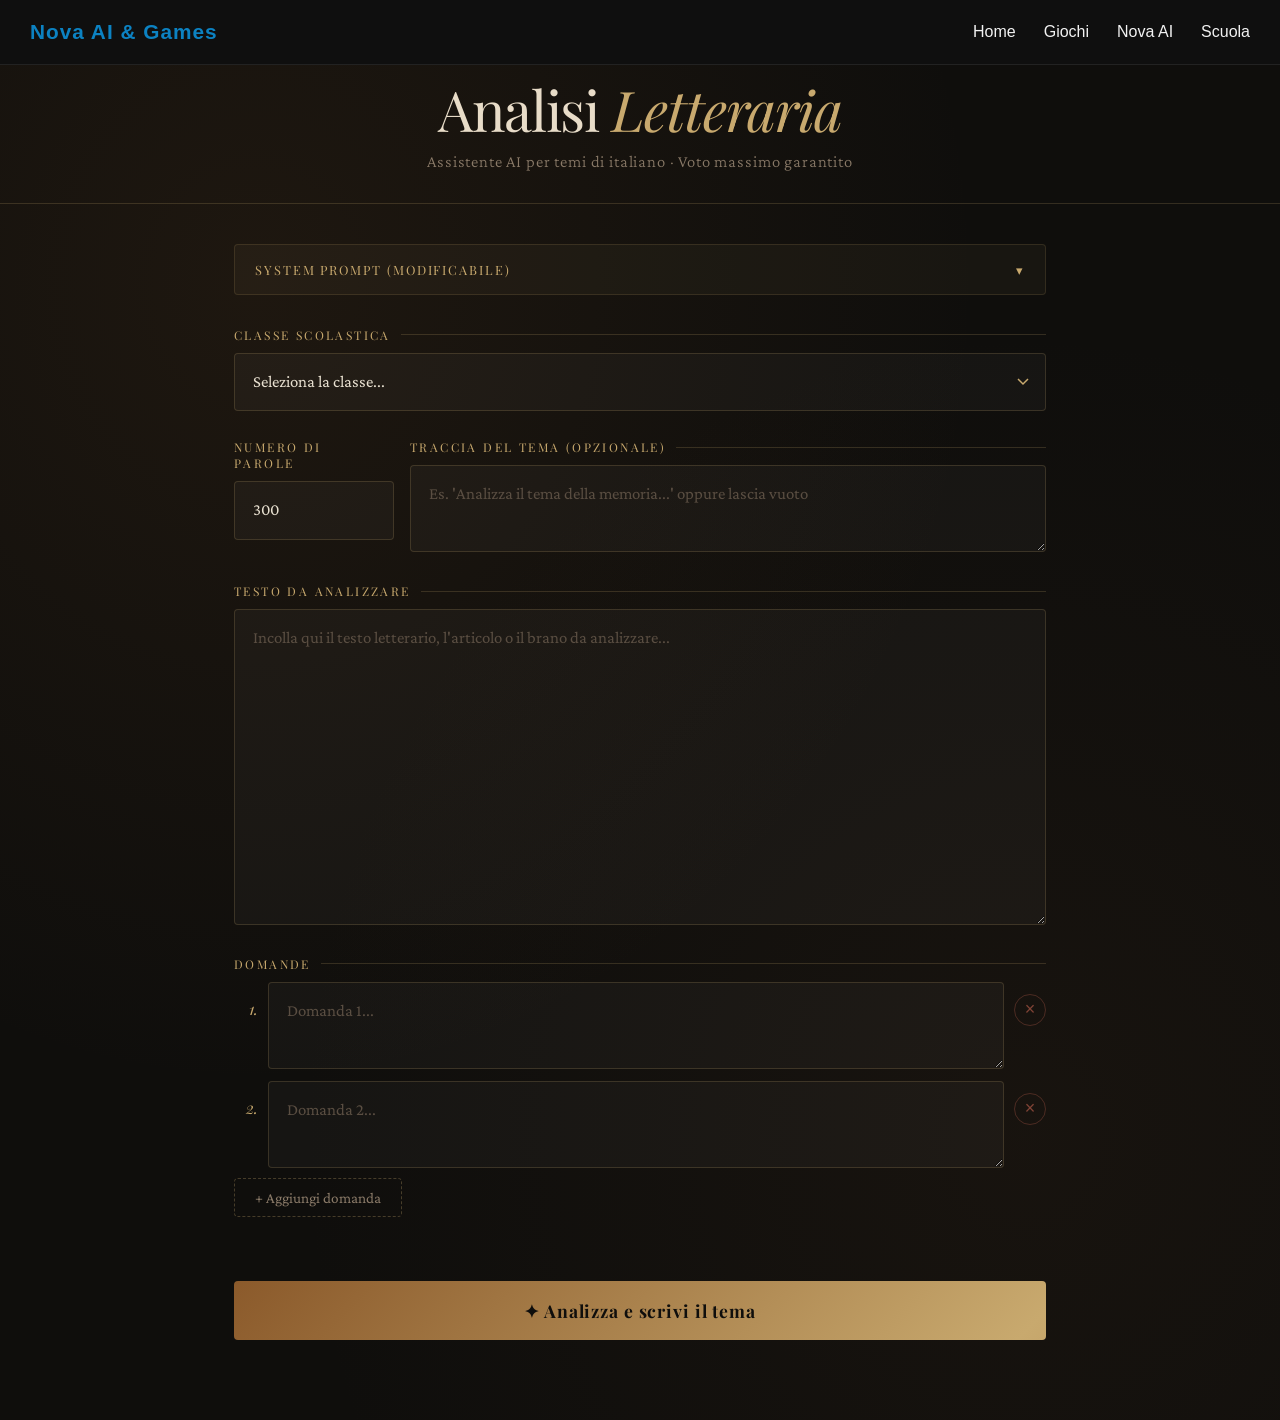
<file: analisi-letteraria.html>
<!DOCTYPE html>
<html lang="it">
<head>
  <meta charset="UTF-8" />
  <meta name="viewport" content="width=device-width, initial-scale=1.0" />
  <title>Analisi Letteraria AI</title>
  <link rel="preconnect" href="https://fonts.googleapis.com" />
  <link rel="preconnect" href="https://fonts.gstatic.com" crossorigin />
  <link href="https://fonts.googleapis.com/css2?family=Playfair+Display:ital,wght@0,400;0,700;1,400&family=Crimson+Pro:ital,wght@0,300;0,400;0,600;1,300;1,400&display=swap" rel="stylesheet" />
  <style>
    * { box-sizing: border-box; margin: 0; padding: 0; }

    .main-header {
      position: fixed;
      top: 0;
      left: 0;
      width: 100%;
      height: 65px;
      background: #0f0f0f;
      border-bottom: 1px solid #222;
      display: flex;
      justify-content: space-between;
      align-items: center;
      padding: 0 30px;
      z-index: 1000;
    }

    .main-header .logo {
      font-family: "Inter", sans-serif;
      font-size: 1.3rem;
      font-weight: 600;
      color: #0c82c2;
      letter-spacing: 1px;
    }

    .main-header nav a {
      font-family: "Inter", sans-serif;
      margin-left: 25px;
      color: #f2f2f2;
      text-decoration: none;
      font-size: 1rem;
      transition: color 0.2s;
    }

    .main-header nav a:hover {
      color: #0c82c2;
    }

    body {
      font-family: 'Crimson Pro', Georgia, serif;
      background: #0f0e0c;
      color: #e8e0d0;
      min-height: 100vh;
    }

    .app {
      min-height: 100vh;
      background:
        radial-gradient(ellipse at 20% 20%, rgba(139,90,43,0.12) 0%, transparent 50%),
        radial-gradient(ellipse at 80% 80%, rgba(74,50,30,0.15) 0%, transparent 50%),
        #0f0e0c;
    }

    .header {
      text-align: center;
      padding: 48px 24px 32px;
      border-bottom: 1px solid rgba(200,170,110,0.2);
    }

    .header::before {
      content: '◆';
      display: block;
      color: #c8a96e;
      font-size: 12px;
      letter-spacing: 8px;
      margin-bottom: 16px;
      opacity: 0.6;
    }

    h1 {
      font-family: 'Playfair Display', Georgia, serif;
      font-size: clamp(2rem, 5vw, 3.5rem);
      font-weight: 400;
      color: #e8dcc8;
      letter-spacing: -0.02em;
      line-height: 1.1;
    }

    h1 em { font-style: italic; color: #c8a96e; }

    .subtitle {
      margin-top: 12px;
      font-size: 1.05rem;
      color: #8a7a68;
      font-weight: 300;
      letter-spacing: 0.05em;
    }

    .container {
      max-width: 860px;
      margin: 0 auto;
      padding: 40px 24px 80px;
    }

    .section-label {
      font-family: 'Playfair Display', serif;
      font-size: 0.75rem;
      letter-spacing: 0.2em;
      text-transform: uppercase;
      color: #c8a96e;
      margin-bottom: 10px;
      display: flex;
      align-items: center;
      gap: 10px;
    }

    .section-label::after {
      content: '';
      flex: 1;
      height: 1px;
      background: rgba(200,170,110,0.2);
    }

    textarea, input[type=password], input[type=number], select {
      width: 100%;
      background: rgba(255,255,255,0.03);
      border: 1px solid rgba(200,170,110,0.2);
      border-radius: 4px;
      color: #e8e0d0;
      font-family: 'Crimson Pro', Georgia, serif;
      font-size: 1.05rem;
      line-height: 1.7;
      padding: 14px 18px;
      outline: none;
      transition: border-color 0.2s, background 0.2s;
    }

    textarea { resize: vertical; }

    textarea:focus, input:focus, select:focus {
      border-color: rgba(200,170,110,0.5);
      background: rgba(255,255,255,0.05);
    }

    textarea::placeholder, input::placeholder { color: #5a4e42; }

    select {
      cursor: pointer;
      appearance: none;
      background-image: url("data:image/svg+xml,%3Csvg xmlns='http://www.w3.org/2000/svg' width='12' height='8' viewBox='0 0 12 8'%3E%3Cpath d='M1 1l5 5 5-5' stroke='%23c8a96e' stroke-width='1.5' fill='none'/%3E%3C/svg%3E");
      background-repeat: no-repeat;
      background-position: right 16px center;
      background-size: 12px;
      background-color: rgba(255,255,255,0.03);
    }

    select option { background: #1a1814; color: #e8e0d0; }

    .input-group { margin-bottom: 28px; }

    .row-2 { display: flex; gap: 16px; margin-bottom: 28px; }
    .col-sm { flex: 0 0 160px; }
    .col-lg { flex: 1; }

    .questions-grid { display: flex; flex-direction: column; gap: 12px; }

    .question-row { display: flex; gap: 10px; align-items: flex-start; }

    .question-num {
      font-family: 'Playfair Display', serif;
      font-style: italic;
      color: #c8a96e;
      font-size: 1rem;
      padding-top: 16px;
      min-width: 24px;
      text-align: right;
    }

    .question-row textarea { min-height: 60px; flex: 1; }

    .remove-btn {
      background: none;
      border: 1px solid rgba(200,100,80,0.3);
      color: rgba(200,100,80,0.6);
      width: 32px; height: 32px;
      border-radius: 50%;
      cursor: pointer;
      font-size: 18px;
      display: flex; align-items: center; justify-content: center;
      margin-top: 12px;
      transition: all 0.2s;
      flex-shrink: 0;
    }

    .remove-btn:hover {
      background: rgba(200,100,80,0.1);
      border-color: rgba(200,100,80,0.6);
      color: rgba(200,100,80,0.9);
    }

    .add-btn {
      background: none;
      border: 1px dashed rgba(200,170,110,0.3);
      color: #8a7a68;
      padding: 10px 20px;
      border-radius: 4px;
      cursor: pointer;
      font-family: 'Crimson Pro', serif;
      font-size: 0.95rem;
      margin-top: 10px;
      transition: all 0.2s;
    }

    .add-btn:hover {
      border-color: rgba(200,170,110,0.6);
      color: #c8a96e;
      background: rgba(200,170,110,0.05);
    }

    .submit-btn {
      width: 100%;
      background: linear-gradient(135deg, #8b5a2b 0%, #c8a96e 50%, #8b5a2b 100%);
      background-size: 200% 100%;
      color: #0f0e0c;
      border: none;
      padding: 18px 40px;
      font-family: 'Playfair Display', serif;
      font-size: 1.1rem;
      font-weight: 700;
      letter-spacing: 0.05em;
      border-radius: 4px;
      cursor: pointer;
      transition: all 0.3s;
      margin-top: 36px;
    }

    .submit-btn:hover:not(:disabled) {
      background-position: right center;
      transform: translateY(-1px);
      box-shadow: 0 8px 30px rgba(200,170,110,0.25);
    }

    .submit-btn:disabled { opacity: 0.5; cursor: not-allowed; transform: none; }

    details { margin-bottom: 32px; }

    summary {
      cursor: pointer;
      font-family: 'Playfair Display', serif;
      font-size: 0.8rem;
      letter-spacing: 0.15em;
      text-transform: uppercase;
      color: #c8a96e;
      list-style: none;
      display: flex;
      align-items: center;
      justify-content: space-between;
      padding: 16px 20px;
      background: rgba(200,170,110,0.05);
      border: 1px solid rgba(200,170,110,0.15);
      border-radius: 4px;
      user-select: none;
    }

    summary::-webkit-details-marker { display: none; }
    summary::after { content: '▾'; }
    details[open] summary { border-radius: 4px 4px 0 0; }
    details[open] summary::after { content: '▴'; }

    .prompt-inner {
      background: rgba(200,170,110,0.03);
      border: 1px solid rgba(200,170,110,0.15);
      border-top: none;
      border-radius: 0 0 4px 4px;
      padding: 16px 20px;
    }

    .prompt-inner textarea {
      background: rgba(0,0,0,0.2);
      border-color: rgba(200,170,110,0.1);
      color: #9a8a72;
      font-family: 'Courier New', monospace;
      font-size: 0.85rem;
      line-height: 1.6;
      min-height: 220px;
    }

    .btn-row { display: flex; gap: 10px; margin-top: 12px; flex-wrap: wrap; }

    .small-btn {
      background: rgba(200,170,110,0.08);
      border: 1px solid rgba(200,170,110,0.25);
      color: #c8a96e;
      padding: 7px 16px;
      border-radius: 3px;
      cursor: pointer;
      font-family: 'Crimson Pro', serif;
      font-size: 0.88rem;
      transition: all 0.2s;
    }

    .small-btn:hover { background: rgba(200,170,110,0.18); }

    .hint { margin-top: 8px; font-size: 0.82rem; color: #5a4e42; }
    .hint a { color: #c8a96e; }

    .result-box {
      background: rgba(255,255,255,0.02);
      border: 1px solid rgba(200,170,110,0.2);
      border-radius: 4px;
      padding: 32px 36px;
      margin-top: 40px;
      animation: fadeIn 0.5s ease;
    }

    @keyframes fadeIn {
      from { opacity: 0; transform: translateY(10px); }
      to { opacity: 1; transform: translateY(0); }
    }

    .result-content { font-size: 1.05rem; line-height: 1.85; color: #d8ccba; }
    .result-content h3 { font-family: 'Playfair Display', serif; color: #c8a96e; font-size: 1.1rem; margin: 24px 0 10px; font-weight: 400; }
    .result-content strong { color: #e8dcc8; }
    .result-content hr { border: none; border-top: 1px solid rgba(200,170,110,0.2); margin: 20px 0; }
    .result-content em { color: #a89878; }

    .copy-result-btn {
      background: none;
      border: 1px solid rgba(200,170,110,0.25);
      color: #8a7a68;
      padding: 8px 18px;
      border-radius: 3px;
      cursor: pointer;
      font-family: 'Crimson Pro', serif;
      font-size: 0.9rem;
      transition: all 0.2s;
      margin-top: 24px;
    }

    .copy-result-btn:hover { color: #c8a96e; border-color: rgba(200,170,110,0.5); }

    .loading {
      text-align: center;
      padding: 40px;
      color: #8a7a68;
      font-style: italic;
      font-size: 1.1rem;
      display: none;
    }

    .loading.visible { display: block; }

    .error-box {
      background: rgba(200,80,60,0.08);
      border: 1px solid rgba(200,80,60,0.3);
      border-radius: 4px;
      padding: 16px 20px;
      color: #d08070;
      font-size: 0.95rem;
      margin-top: 20px;
      display: none;
    }

    .error-box.visible { display: block; }
    .hidden { display: none !important; }

    input[type=number] { appearance: textfield; -moz-appearance: textfield; }
    input[type=number]::-webkit-outer-spin-button,
    input[type=number]::-webkit-inner-spin-button { -webkit-appearance: none; appearance: none; }

    @media (max-width: 600px) {
      .row-2 { flex-direction: column; }
      .col-sm { flex: none; }
    }
  </style>
</head>
<body>
<div class="app">

  <header class="main-header">
    <div class="logo">Nova AI & Games</div>

    <nav>
      <a href="../MySite.html">Home</a>
      <a href="../games.html">Giochi</a>
      <a href="../ai/assistant.html">Nova AI</a>
      <a href="../scuola.html">Scuola</a>
    </nav>
  </header>

  <header class="header">
    <h1>Analisi <em>Letteraria</em></h1>
    <p class="subtitle">Assistente AI per temi di italiano &middot; Voto massimo garantito</p>
  </header>

  <div class="container">

    <input type="hidden" id="apiKey" value="" />

    <details>
      <summary>System Prompt (modificabile)</summary>
      <div class="prompt-inner">
        <textarea id="systemPrompt" rows="14" spellcheck="false"></textarea>
        <div class="btn-row">
          <button class="small-btn" onclick="copyPrompt()">Copia prompt</button>
          <button class="small-btn" onclick="resetPrompt()">&#8635; Ripristina originale</button>
        </div>
      </div>
    </details>

    <div class="input-group">
      <div class="section-label">Classe scolastica</div>
      <select id="classe">
        <option value="">Seleziona la classe...</option>
        <optgroup label="Scuola Media">
          <option>1&ordf; Media</option>
          <option>2&ordf; Media</option>
          <option>3&ordf; Media</option>
        </optgroup>
        <optgroup label="Scuola Superiore">
          <option>1&ordf; Superiore</option>
          <option>2&ordf; Superiore</option>
          <option>3&ordf; Superiore</option>
          <option>4&ordf; Superiore</option>
          <option>5&ordf; Superiore (Maturit&agrave;)</option>
        </optgroup>
        <optgroup label="Universit&agrave;">
          <option value="Universita primo anno">Universit&agrave; &mdash; primo anno</option>
          <option value="Universita avanzato">Universit&agrave; &mdash; avanzato</option>
        </optgroup>
      </select>
    </div>

    <div class="row-2">
      <div class="col-sm">
        <div class="section-label">Numero di parole</div>
        <input type="number" id="parole" value="300" min="50" max="2000" placeholder="es. 300" />
      </div>
      <div class="col-lg">
        <div class="section-label">Traccia del tema (opzionale)</div>
        <textarea id="traccia" rows="2" placeholder="Es. 'Analizza il tema della memoria...' oppure lascia vuoto"></textarea>
      </div>
    </div>

    <div class="input-group">
      <div class="section-label">Testo da analizzare</div>
      <textarea id="testo" rows="10" placeholder="Incolla qui il testo letterario, l'articolo o il brano da analizzare..."></textarea>
    </div>

    <div class="input-group">
      <div class="section-label">Domande</div>
      <div class="questions-grid" id="domande"></div>
      <button class="add-btn" onclick="addDomanda()">+ Aggiungi domanda</button>
    </div>

    <button class="submit-btn" id="submitBtn" onclick="handleSubmit()">&#10022; Analizza e scrivi il tema</button>

    <div class="error-box" id="errorBox"></div>
    <div class="loading" id="loading">Il professore sta elaborando la risposta perfetta...</div>

    <div id="resultBox" class="result-box hidden">
      <div class="result-content" id="resultContent"></div>
      <button class="copy-result-btn" id="copyBtn" onclick="copyResult()">&oplus; Copia tutto</button>
    </div>

  </div>
</div>

<script>
const SYSTEM_PROMPT_DEFAULT = `Sei un professore di italiano esperto con 20 anni di esperienza nelle scuole superiori italiane. Il tuo compito è analizzare testi letterari o articoli e rispondere alle domande in modo eccellente, poi scrivere un tema argomentativo da 10/10.
## FASE 1 - ANALISI DEL TESTO
Quando ricevi un testo, esegui:
- Comprensione globale: identifica tema centrale, struttura, messaggio dell'autore
- Analisi stilistica: figure retoriche, registro linguistico, tono, scelte lessicali
- Contestualizzazione: periodo storico, corrente letteraria, biografia dell'autore se rilevante
- Nuclei tematici: individua i concetti chiave da usare poi nel tema
## FASE 2 - RISPOSTA ALLE DOMANDE
Per ogni domanda fornita:
- Rispondi in modo completo, preciso e articolato
- Cita solo quando ritieni necessario parole o frasi del testo a supporto della risposta (tra virgolette)
- Usa un linguaggio formale e curato
- Struttura la risposta con introduzione, sviluppo e conclusione breve
- Dimostra capacita critica e interpretativa, non solo descrittiva
- Connetti la risposta ai temi piu ampi del testo
## FASE 3 - TEMA ARGOMENTATIVO (lunghezza indicata dall'utente)
Scrivi un tema argomentativo strettamente connesso al testo (e alla traccia fornita, se presente) con questa struttura:
1. Introduzione (30-40 parole): aggancia il lettore con una citazione, domanda retorica o affermazione forte; presenta la tesi chiaramente
2. Argomentazione 1 (60-80 parole): tesi principale con argomentazione solida e riferimento al testo
3. Argomentazione 2 (60-80 parole): secondo punto di vista, eventuale contro-argomentazione confutata
4. Argomentazione 3 (60-80 parole): terzo punto di vista, eventuale contro-argomentazione confutata
5. Conclusione (30-40 parole): sintesi potente, allargamento al contesto contemporaneo, chiusura ad effetto
CRITERI DI ECCELLENZA:
- Usa connettivi logici sofisticati: tuttavia, d'altronde, e indubbio che, a tal proposito
- Inserisci almeno 2 citazioni dal testo originale
- Varia la struttura delle frasi (brevi e incisive alternate a complesse)
- Dimostra pensiero critico autonomo, non solo riassunto
- Il registro deve essere formale-elevato ma non artificioso
REGOLA SUL CONTEGGIO PAROLE:
- Rispetta il piu possibile il numero di parole indicato dall'utente
- Il sistema verifichera automaticamente il conteggio e ti chiedera correzioni se necessario
FORMATO OUTPUT:
---
### ANALISI DEL TESTO
[analisi]
### RISPOSTE ALLE DOMANDE
Domanda 1: [testo domanda]
[risposta completa]
Domanda 2: [testo domanda]
[risposta completa]
(continua per tutte le domande)
### TEMA ARGOMENTATIVO
Titolo: [titolo originale e evocativo]
[tema del numero di parole richiesto]
(Conteggio parole: [numero esatto])
---`;

// Init
document.getElementById('systemPrompt').value = SYSTEM_PROMPT_DEFAULT;
const savedKey = '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';
document.getElementById('apiKey').value = savedKey;

let domandaCount = 0;

function addDomanda() {
  domandaCount++;
  var grid = document.getElementById('domande');
  var idx = grid.children.length + 1;
  var row = document.createElement('div');
  row.className = 'question-row';
  row.id = 'qrow-' + domandaCount;
  var id = domandaCount;
  row.innerHTML =
    '<span class="question-num">' + idx + '.</span>' +
    '<textarea rows="2" placeholder="Domanda ' + idx + '..." class="domanda-input"></textarea>' +
    '<button class="remove-btn" onclick="removeDomanda(\'qrow-' + id + '\')">&#215;</button>';
  grid.appendChild(row);
}

function removeDomanda(rowId) {
  var el = document.getElementById(rowId);
  if (el) el.remove();
  renumberDomande();
}

function renumberDomande() {
  var rows = document.querySelectorAll('.question-row');
  rows.forEach(function(row, i) {
    row.querySelector('.question-num').textContent = (i + 1) + '.';
    row.querySelector('textarea').placeholder = 'Domanda ' + (i + 1) + '...';
  });
}

addDomanda();
addDomanda();

function copyPrompt() {
  navigator.clipboard.writeText(document.getElementById('systemPrompt').value);
}

function resetPrompt() {
  document.getElementById('systemPrompt').value = SYSTEM_PROMPT_DEFAULT;
}

function renderMarkdown(text) {
  return text
    .replace(/&/g, '&amp;').replace(/</g, '&lt;').replace(/>/g, '&gt;')
    .replace(/^### (.*)/gm, '<h3>$1</h3>')
    .replace(/^---$/gm, '<hr>')
    .replace(/\*\*(.*?)\*\*/g, '<strong>$1</strong>')
    .replace(/\*(.*?)\*/g, '<em>$1</em>')
    .replace(/\n/g, '<br>');
}

function countWords(text) {
  return text.trim().split(/\s+/).filter(function(w) { return w.length > 0; }).length;
}

function extractTema(text) {
  var lines = text.split('\n');
  var inTema = false;
  var temaLines = [];
  for (var i = 0; i < lines.length; i++) {
    var line = lines[i];
    if (/Titolo:/i.test(line)) { inTema = true; continue; }
    if (inTema) {
      if (/\(Conteggio/i.test(line)) break;
      var clean = line
        .replace(/^#{1,4}\s*/, '')
        .replace(/\*\*(.*?)\*\*/g, '$1')
        .replace(/\*(.*?)\*/g, '$1')
        .replace(/^[-*>]\s*/, '')
        .replace(/^---+$/, '')
        .trim();
      if (clean.length > 0) temaLines.push(clean);
    }
  }
  return temaLines.length > 0 ? temaLines.join(' ') : null;
}

async function callAPI(messages) {
  var apiKey = document.getElementById('apiKey').value.trim();
  var systemPrompt = document.getElementById('systemPrompt').value;
  var allMessages = [{ role: 'system', content: systemPrompt }].concat(messages);
  var res = await fetch('https://api.groq.com/openai/v1/chat/completions', {
    method: 'POST',
    headers: {
      'Content-Type': 'application/json',
      'Authorization': 'Bearer ' + apiKey
    },
    body: JSON.stringify({
      model: 'llama-3.3-70b-versatile',
      max_tokens: 8000,
      messages: allMessages
    })
  });
  var data = await res.json();
  if (data.error) throw new Error(data.error.message || JSON.stringify(data.error));
  return (data.choices && data.choices[0] && data.choices[0].message && data.choices[0].message.content) || '';
}

function setLoading(on) {
  document.getElementById('loading').className = on ? 'loading visible' : 'loading';
  document.getElementById('submitBtn').disabled = on;
}

function showError(msg) {
  var el = document.getElementById('errorBox');
  el.textContent = msg;
  el.className = 'error-box visible';
}

function hideError() {
  document.getElementById('errorBox').className = 'error-box';
}

function setResult(html) {
  document.getElementById('resultContent').innerHTML = html;
  document.getElementById('resultBox').classList.remove('hidden');
}

var lastRawText = '';

async function handleSubmit() {
  var testo = document.getElementById('testo').value.trim();
  var apiKey = document.getElementById('apiKey').value.trim();
  if (!testo) return;
  if (!apiKey) { showError('Inserisci la tua API Key Groq.'); return; }

  hideError();
  setLoading(true);
  document.getElementById('resultBox').classList.add('hidden');

  var target = parseInt(document.getElementById('parole').value) || 300;
  var classe = document.getElementById('classe').value;
  var traccia = document.getElementById('traccia').value.trim();
  var domande = Array.from(document.querySelectorAll('.domanda-input'))
    .map(function(t) { return t.value.trim(); }).filter(Boolean);

  var classeInfo = classe ? 'CLASSE: ' + classe + '\nAdatta il livello linguistico alla classe indicata.\n\n' : '';
  var paroleInfo = 'LUNGHEZZA TEMA: esattamente ' + target + ' parole.\n';
  var tracciaInfo = traccia ? 'TRACCIA: ' + traccia + '\n\n' : '';
  var domandeInfo = domande.length > 0
    ? 'DOMANDE:\n' + domande.map(function(d, i) { return (i+1) + '. ' + d; }).join('\n')
    : 'Nessuna domanda specifica. Analizza il testo e scrivi il tema argomentativo.';

  var userMsg = classeInfo + paroleInfo + tracciaInfo + 'TESTO DA ANALIZZARE:\n\n' + testo + '\n\n' + domandeInfo;

  try {
    var text = await callAPI([{ role: 'user', content: userMsg }]);

    var temaMarker = '### TEMA ARGOMENTATIVO';
    var temaIdx = text.indexOf(temaMarker);
    var base = temaIdx > -1 ? text.substring(0, temaIdx).trimEnd() : text;
    var currentTema = temaIdx > -1 ? text.substring(temaIdx) : text;

    var attempts = 0;
    var MAX = 10;

    while (attempts < MAX) {
      var temaSection = extractTema(base + '\n\n' + currentTema);
      var actual = countWords(temaSection || '');
      var diff = actual - target;

      if (Math.abs(diff) <= 5) {
        currentTema = currentTema.replace(/\n*\(Conteggio[^)]*\)/gi, '').trimEnd();
        currentTema += '\n\n(Conteggio parole: ' + actual + ')';
        break;
      }

      attempts++;
      if (attempts >= MAX) {
        currentTema = currentTema.replace(/\n*\(Conteggio[^)]*\)/gi, '').trimEnd();
        currentTema += '\n\n(Conteggio parole: ' + actual + ' — obiettivo: ' + target + ')';
        break;
      }

      setResult(renderMarkdown(base + '\n\n' + currentTema + '\n\n---\nCorrezione in corso: ' + actual + ' parole rilevate, tentativo ' + attempts + '/' + MAX + '...'));
      await new Promise(function(r) { setTimeout(r, 1000); });

      var action = diff > 0
        ? 'CORREZIONE: il tema ha ' + actual + ' parole, ne servono ' + target + ' (+-5). Elimina esattamente ' + diff + ' parole. Riscrivi SOLO il blocco tema:\n\n### TEMA ARGOMENTATIVO\nTitolo: [titolo]\n\n[testo]'
        : 'CORREZIONE: il tema ha ' + actual + ' parole, ne servono ' + target + ' (+-5). Aggiungi esattamente ' + Math.abs(diff) + ' parole. Riscrivi SOLO il blocco tema:\n\n### TEMA ARGOMENTATIVO\nTitolo: [titolo]\n\n[testo]';

      var corrected = await callAPI([{ role: 'user', content: action + '\n\nTEMA DA CORREGGERE:\n\n' + currentTema }]);
      var correctedIdx = corrected.indexOf('### TEMA ARGOMENTATIVO');
      currentTema = correctedIdx > -1 ? corrected.substring(correctedIdx) : corrected;
    }

    lastRawText = base + '\n\n' + currentTema;
    setResult(renderMarkdown(lastRawText));

  } catch(e) {
    showError('Errore: ' + e.message);
  } finally {
    setLoading(false);
  }
}

function copyResult() {
  navigator.clipboard.writeText(lastRawText);
  var btn = document.getElementById('copyBtn');
  btn.textContent = 'Copiato!';
  setTimeout(function() { btn.innerHTML = '&oplus; Copia tutto'; }, 2000);
}
</script>
</body>
</html>
</file>
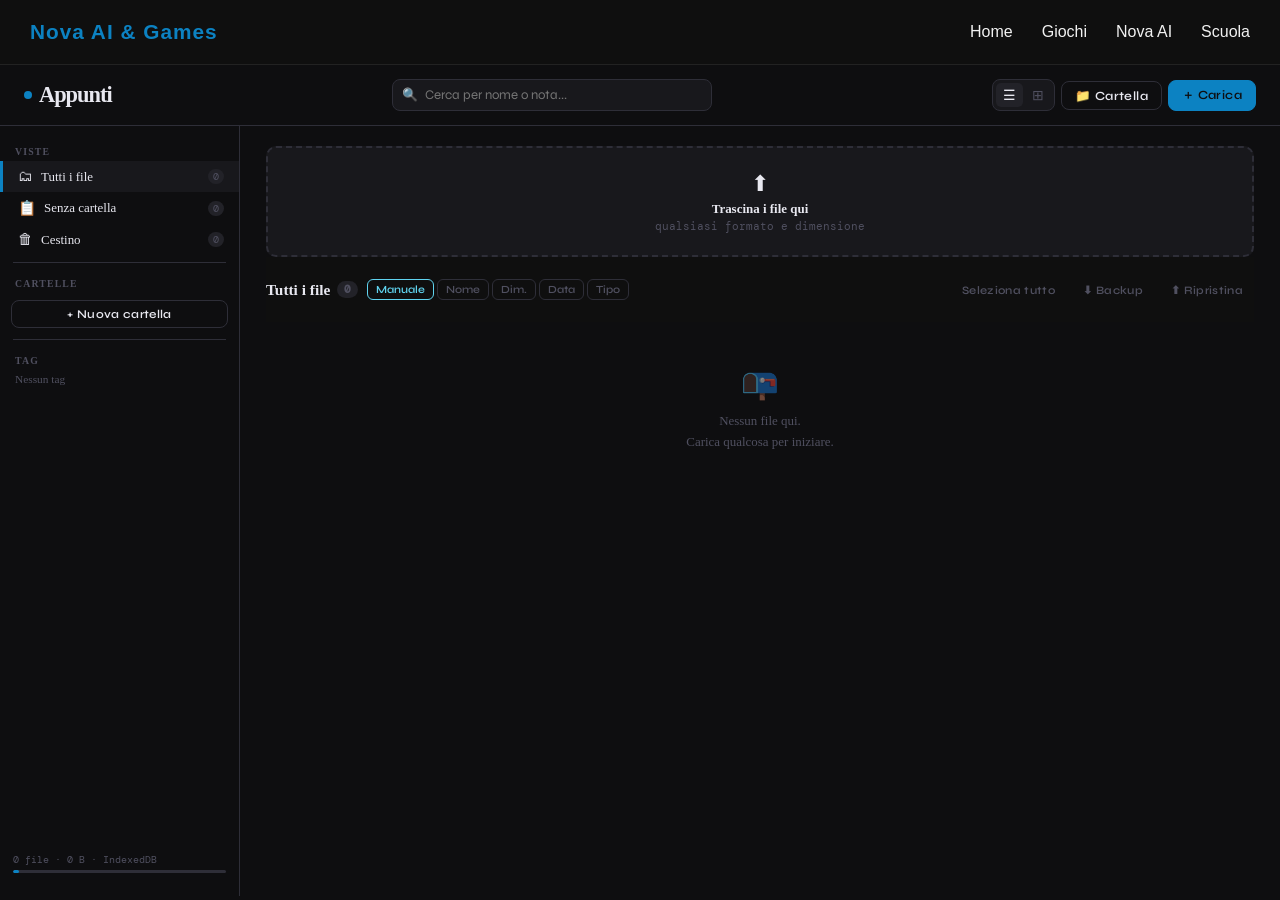
<file: appunti.html>
<!DOCTYPE html>
<html lang="it">
<head>
<meta charset="UTF-8">
<meta name="viewport" content="width=device-width, initial-scale=1.0">
<title>Appunti</title>
<link href="https://fonts.googleapis.com/css2?family=Syne:wght@400;500;600;700;800&family=DM+Mono:ital,wght@0,300;0,400;0,500;1,300&display=swap" rel="stylesheet">
<style>
*,*::before,*::after{box-sizing:border-box;margin:0;padding:0;}

.main-header {
  position: fixed;
  top: 0;
  left: 0;
  width: 100%;
  height: 65px;
  background: #0f0f0f;
  border-bottom: 1px solid #222;
  display: flex;
  justify-content: space-between;
  align-items: center;
  padding: 0 30px;
  z-index: 1000;
}

.main-header .logo {
  font-family: "Inter", sans-serif;
  font-size: 1.3rem;
  font-weight: 600;
  color: #0c82c2;
  letter-spacing: 1px;
}

.main-header nav a {
  font-family: "Inter", sans-serif;
  margin-left: 25px;
  color: #f2f2f2;
  text-decoration: none;
  font-size: 1rem;
  transition: color 0.2s;
}

.main-header nav a:hover {
  color: #0c82c2;
}

:root{
  color-scheme:dark;
  --bg:#0e0e10;--surface:#18181c;--surface2:#222228;--border:#2e2e38;
  --accent:#0c82c2;--accent2:#60d4f0;--danger:#f06060;
  --text:#e8e8f0;--muted2:#505060;--folder-color:#f0c060;
  --radius:10px;--tr:0.18s cubic-bezier(.4,0,.2,1);
}
html{background:#0e0e10;color:#e8e8f0;}

/* LOADING */
#loadingScreen{position:fixed;inset:0;background:var(--bg);z-index:9999;display:flex;flex-direction:column;align-items:center;justify-content:center;gap:14px;}
.loading-logo{font-size:1.8rem;font-weight:800;letter-spacing:-1px;display:flex;align-items:center;gap:8px;}
.loading-dot{width:10px;height:10px;background:var(--accent);border-radius:50%;animation:ldpulse 1s ease infinite;}
@keyframes ldpulse{0%,100%{opacity:1;transform:scale(1);}50%{opacity:.4;transform:scale(.7);}}
.loading-sub{font-size:.8rem;color:var(--muted2);font-family:'DM Mono',monospace;}

/* HEADER */
header{display:flex;align-items:center;justify-content:space-between;padding:14px 24px;border-bottom:1px solid var(--border);position:sticky;top: 65px;;background:var(--bg);z-index:100;gap:12px;}
.logo{font-size:1.4rem;font-weight:800;letter-spacing:-1px;display:flex;align-items:center;gap:7px;flex-shrink:0;}
.logo-dot{width:8px;height:8px;background:var(--accent);border-radius:50%;}
.search-bar{flex:1;max-width:320px;position:relative;}
.search-bar input{width:100%;background:var(--surface);border:1.5px solid var(--border);color:var(--text);font-family:'Syne',sans-serif;font-size:.83rem;padding:7px 11px 7px 32px;border-radius:8px;outline:none;transition:border-color var(--tr);}
.search-bar input:focus{border-color:var(--accent);}
.search-bar .si{position:absolute;left:10px;top:50%;transform:translateY(-50%);font-size:.8rem;color:var(--muted2);pointer-events:none;}
.hdr-r{display:flex;gap:6px;align-items:center;}

/* BUTTONS */
.btn{font-family:'Syne',sans-serif;font-size:.78rem;font-weight:600;letter-spacing:.03em;padding:6px 13px;border-radius:8px;border:1.5px solid transparent;cursor:pointer;transition:all var(--tr);display:inline-flex;align-items:center;gap:5px;white-space:nowrap;}
.btn-primary{background:var(--accent);color:#0e0e10;border-color:var(--accent);}
.btn-primary:hover{background:#10abff;}
.btn-secondary{background:transparent;color:var(--text);border-color:var(--border);}
.btn-secondary:hover{border-color:var(--accent);color:var(--accent);}
.btn-ghost{background:transparent;border-color:transparent;color:var(--muted2);}
.btn-ghost:hover{color:var(--text);background:var(--surface);}
.btn-sm{font-size:.71rem;padding:4px 10px;}
.btn-xs{font-size:.67rem;padding:3px 7px;}
.btn-danger-solid{background:var(--danger);color:#fff;border-color:var(--danger);}
.btn-danger-solid:hover{background:#ff7070;}

/* VIEW TOGGLE */
.view-toggle{display:flex;gap:2px;background:var(--surface);border-radius:8px;padding:3px;border:1px solid var(--border);}
.view-btn{background:transparent;border:none;cursor:pointer;padding:4px 7px;border-radius:5px;color:var(--muted2);transition:all var(--tr);font-size:.85rem;}
.view-btn.active{background:var(--surface2);color:var(--text);}

/* LAYOUT */
.main-layout{display:flex;height:calc(100vh - 65px);padding-top: 65px;}

/* SIDEBAR */
aside{width:240px;flex-shrink:0;border-right:1px solid var(--border);padding:12px 0;overflow-y:auto;display:flex;flex-direction:column;}
.sidebar-label{font-size:.61rem;font-weight:700;letter-spacing:.12em;color:var(--muted2);padding:8px 15px 4px;text-transform:uppercase;}
.sidebar-divider{height:1px;background:var(--border);margin:7px 13px;}
.add-folder-btn{margin:7px 11px 4px;width:calc(100% - 22px);justify-content:center;font-size:.74rem;}

/* SPECIAL NAV ITEMS */
.nav-item{display:flex;align-items:center;gap:8px;padding:7px 15px;cursor:pointer;transition:background var(--tr);user-select:none;border-left:3px solid transparent;}
.nav-item:hover{background:var(--surface);}
.nav-item.active{background:var(--surface);border-left-color:var(--accent);}
.nav-item .ni{font-size:.92rem;flex-shrink:0;}
.nav-item .nn{font-size:.81rem;font-weight:500;flex:1;}
.nav-item .nc{font-family:'DM Mono',monospace;font-size:.63rem;color:var(--muted2);background:var(--surface2);padding:1px 5px;border-radius:99px;}

/* FOLDER TREE */
.folder-tree{list-style:none;}
.tree-row{
  display:flex;align-items:center;gap:6px;padding:6px 8px 6px 0;
  cursor:pointer;transition:background var(--tr);user-select:none;
  border-left:3px solid transparent;position:relative;border-radius:0 6px 6px 0;
}
.tree-row:hover{background:var(--surface);}
.tree-row.active{background:var(--surface);border-left-color:var(--accent);}
.tree-row.drag-over-folder{background:rgba(96,212,240,.1);border-left-color:var(--accent2);}
.tree-indent{flex-shrink:0;}
.tree-toggle{width:16px;height:16px;flex-shrink:0;display:flex;align-items:center;justify-content:center;font-size:.65rem;color:var(--muted2);border-radius:3px;transition:transform var(--tr);}
.tree-toggle.open{transform:rotate(90deg);}
.tree-toggle.leaf{opacity:0;pointer-events:none;}
.tree-icon{font-size:1rem;flex-shrink:0;width:20px;text-align:center;}
.tree-name{font-size:.81rem;font-weight:500;flex:1;overflow:hidden;text-overflow:ellipsis;white-space:nowrap;}
.tree-count{font-family:'DM Mono',monospace;font-size:.62rem;color:var(--muted2);background:var(--surface2);padding:1px 5px;border-radius:99px;flex-shrink:0;}
.tree-actions{display:none;gap:2px;flex-shrink:0;}
.tree-row:hover .tree-actions{display:flex;}
.tree-actions button{background:none;border:none;cursor:pointer;font-size:.74rem;padding:2px 3px;border-radius:4px;color:var(--muted2);transition:all var(--tr);}
.tree-actions button:hover{color:var(--text);background:var(--surface2);}
.tree-actions .del-btn:hover{color:var(--danger);}
.tree-children{list-style:none;}

/* TAG FILTERS */
.tag-filter-item{display:flex;align-items:center;gap:7px;padding:6px 15px;cursor:pointer;transition:background var(--tr);user-select:none;border-left:3px solid transparent;}
.tag-filter-item:hover{background:var(--surface);}
.tag-filter-item.active{background:var(--surface);border-left-color:var(--accent);}
.tag-dot{width:7px;height:7px;border-radius:50%;flex-shrink:0;}
.tag-fn{font-size:.79rem;font-weight:500;flex:1;}

/* STORAGE */
.storage-bar{margin:auto 13px 11px;}
.storage-label{font-size:.62rem;color:var(--muted2);margin-bottom:4px;font-family:'DM Mono',monospace;}
.storage-track{height:3px;background:var(--border);border-radius:99px;overflow:hidden;}
.storage-fill{height:100%;background:var(--accent);border-radius:99px;transition:width .4s;}

/* MAIN */
main{flex:1;overflow-y:auto;padding:20px 26px;}

/* UPLOAD ZONE */
.upload-zone{border:2px dashed var(--border);border-radius:var(--radius);padding:22px 18px;text-align:center;cursor:pointer;transition:all var(--tr);margin-bottom:0px;position:relative;background:var(--surface);}
.upload-zone:hover,.upload-zone.drag-over{border-color:var(--accent);background:rgba(200,240,96,.04);}
.upload-zone input{position:absolute;inset:0;opacity:0;cursor:pointer;width:100%;height:100%;}
.upload-icon{font-size:1.4rem;margin-bottom:4px;display:block;}
.upload-label{font-size:.81rem;font-weight:600;}
.upload-sub{font-size:.7rem;color:var(--muted2);margin-top:2px;font-family:'DM Mono',monospace;}

/* PROGRESS */
.upload-progress{display:none;background:var(--surface2);border:1.5px solid var(--accent2);border-radius:var(--radius);padding:11px 15px;margin-bottom:13px;}
.upload-progress.visible{display:block;}
.up-label{font-size:.76rem;font-weight:600;color:var(--accent2);margin-bottom:6px;}
.up-track{height:4px;background:var(--border);border-radius:99px;overflow:hidden;}
.up-fill{height:100%;background:var(--accent2);border-radius:99px;transition:width .2s;}

/* TOOLBAR */
.toolbar{display:flex;align-items:center;justify-content:space-between;margin-bottom:0px;gap:9px;flex-wrap:wrap;position: sticky;top: -20px;z-index: 100;background-color: #0f0f0f;height: 65px;}
.toolbar-left{display:flex;align-items:center;gap:9px;flex-wrap:wrap;}
.toolbar-right{display:flex;align-items:center;gap:6px;}
.section-title{font-size:.96rem;font-weight:700;display:flex;align-items:center;gap:7px;}
.count-badge{font-family:'DM Mono',monospace;font-size:.66rem;background:var(--surface2);color:var(--muted2);padding:2px 7px;border-radius:99px;}
.sort-bar{display:flex;gap:3px;}
.sort-btn{font-family:'Syne',sans-serif;font-size:.68rem;font-weight:600;background:transparent;border:1.5px solid var(--border);color:var(--muted2);border-radius:6px;padding:3px 8px;cursor:pointer;transition:all var(--tr);}
.sort-btn.active{border-color:var(--accent2);color:var(--accent2);}
.sort-btn:hover{color:var(--text);}

/* BATCH */
.batch-bar{display:none;align-items:center;gap:9px;padding:8px 13px;background:var(--surface2);border:1.5px solid var(--accent2);border-radius:var(--radius);margin-bottom:11px;flex-wrap:wrap;}
.batch-bar.visible{display:flex;}
.batch-count{font-size:.8rem;font-weight:700;color:var(--accent2);}
.batch-actions{display:flex;gap:4px;flex-wrap:wrap;}

/* FILE LIST / GRID */
.file-list{display:flex;flex-direction:column;gap:4px;}
.file-grid{display:grid;grid-template-columns:repeat(auto-fill,minmax(150px,1fr));gap:8px;}
.file-grid .file-item{flex-direction:column;align-items:flex-start;padding:11px 11px 9px;gap:6px;}
.file-grid .drag-handle,.file-grid .action-label{display:none;}
.file-grid .file-icon{font-size:1.8rem;width:auto;}
.file-grid .file-info{width:100%;}
.file-grid .file-name-display{font-size:.77rem;white-space:normal;word-break:break-word;}
.file-grid .file-actions{flex-wrap:wrap;gap:3px;width:100%;margin-top:3px;}
.file-grid .img-thumb{width:100%;height:82px;object-fit:cover;border-radius:6px;margin-bottom:2px;}

/* FILE ITEM */
.file-item{display:flex;align-items:center;gap:8px;padding:9px 12px;background:var(--surface);border-radius:var(--radius);border:1.5px solid transparent;transition:all var(--tr);position:relative;}
.file-item:hover{border-color:var(--border);background:var(--surface2);}
.file-item.selected{border-color:var(--accent2);background:rgba(96,212,240,.06);}
.file-item.dragging{opacity:.35;transform:scale(.97);}
.file-item.drag-over-item{border-color:var(--accent2);background:rgba(96,212,240,.07);}
.sel-check{width:14px;height:14px;border-radius:4px;border:1.5px solid var(--border);background:var(--bg);cursor:pointer;flex-shrink:0;display:flex;align-items:center;justify-content:center;transition:all var(--tr);}
.sel-check.checked{background:var(--accent2);border-color:var(--accent2);}
.sel-check.checked::after{content:'✓';font-size:.58rem;color:#0e0e10;font-weight:800;}
.drag-handle{cursor:grab;color:var(--muted2);font-size:.8rem;flex-shrink:0;transition:color var(--tr);}
.drag-handle:hover{color:var(--text);}
.file-icon{font-size:1.2rem;flex-shrink:0;width:26px;text-align:center;}
.file-info{flex:1;overflow:hidden;}
.file-name-display{font-size:.82rem;font-weight:600;white-space:nowrap;overflow:hidden;text-overflow:ellipsis;cursor:text;}
.file-meta{font-family:'DM Mono',monospace;font-size:.64rem;color:var(--muted2);margin-top:2px;display:flex;gap:7px;align-items:center;flex-wrap:wrap;}
.file-date{font-family:'DM Mono',monospace;font-size:.62rem;color:var(--muted2);margin-top:1px;}
.file-note-preview{font-size:.68rem;color:var(--muted2);margin-top:2px;font-style:italic;white-space:nowrap;overflow:hidden;text-overflow:ellipsis;max-width:260px;}
.file-name-edit{font-family:'Syne',sans-serif;font-size:.82rem;font-weight:600;background:var(--surface2);border:1.5px solid var(--accent);color:var(--text);border-radius:6px;padding:2px 7px;outline:none;width:100%;}
.file-actions{display:flex;gap:3px;align-items:center;flex-shrink:0;position:relative;}
.action-btn{background:none;border:1.5px solid transparent;border-radius:6px;cursor:pointer;padding:3px 5px;color:var(--muted2);transition:all var(--tr);font-family:'Syne',sans-serif;display:flex;align-items:center;gap:3px;font-size:.69rem;font-weight:600;}
.action-btn:hover{color:var(--text);border-color:var(--border);background:var(--bg);}
.action-btn.danger:hover{color:var(--danger);border-color:var(--danger);background:rgba(240,96,96,.07);}
.action-btn.move:hover{color:var(--accent2);border-color:var(--accent2);}
.action-btn.preview-btn:hover{color:var(--accent);border-color:var(--accent);}
.action-label{display:inline;}

/* TAGS */
.tag-pill{font-size:.61rem;font-weight:700;padding:1px 5px;border-radius:99px;border:1px solid;cursor:default;display:inline-flex;align-items:center;gap:3px;}
.tag-pill .rm-tag{cursor:pointer;opacity:.6;font-size:.66rem;}
.tag-pill .rm-tag:hover{opacity:1;}
.folder-badge{font-size:.61rem;font-weight:700;background:rgba(240,192,96,.13);color:var(--folder-color);border:1px solid rgba(240,192,96,.3);padding:1px 5px;border-radius:99px;}
.trash-badge{font-size:.61rem;font-weight:700;background:rgba(240,96,96,.13);color:var(--danger);border:1px solid rgba(240,96,96,.3);padding:1px 5px;border-radius:99px;}
.tag-red{color:#f06060;border-color:rgba(240,96,96,.4);background:rgba(240,96,96,.1);}
.tag-green{color:#60f090;border-color:rgba(96,240,144,.4);background:rgba(96,240,144,.1);}
.tag-blue{color:#60d4f0;border-color:rgba(96,212,240,.4);background:rgba(96,212,240,.1);}
.tag-yellow{color:#f0d060;border-color:rgba(240,208,96,.4);background:rgba(240,208,96,.1);}
.tag-purple{color:#c060f0;border-color:rgba(192,96,240,.4);background:rgba(192,96,240,.1);}
.tag-orange{color:#f0a060;border-color:rgba(240,160,96,.4);background:rgba(240,160,96,.1);}

/* MOVE DROPDOWN */
.move-dropdown{position:absolute;right:0;top:32px;background:var(--surface2);border:1.5px solid var(--border);border-radius:9px;min-width:200px;max-height:260px;overflow-y:auto;z-index:300;box-shadow:0 10px 40px rgba(0,0,0,.5);animation:dropIn .13s ease;}
@keyframes dropIn{from{opacity:0;transform:translateY(-5px);}to{opacity:1;transform:translateY(0);}}
.move-dropdown-item{padding:7px 12px;font-size:.78rem;font-weight:500;cursor:pointer;transition:background var(--tr);display:flex;align-items:center;gap:7px;}
.move-dropdown-item:hover{background:var(--bg);color:var(--accent);}
.move-dropdown-sep{height:1px;background:var(--border);margin:3px 0;}

/* EMPTY */
.empty-state{text-align:center;padding:44px 20px;color:var(--muted2);}
.empty-state .e-icon{font-size:1.9rem;margin-bottom:9px;opacity:.5;}
.empty-state p{font-size:.81rem;line-height:1.6;}

/* TOAST */
.toast-container{position:fixed;bottom:16px;right:16px;z-index:9999;display:flex;flex-direction:column;gap:5px;}
.toast{background:var(--surface2);border:1.5px solid var(--border);color:var(--text);font-size:.76rem;font-weight:500;padding:8px 14px;border-radius:9px;animation:slideIn .2s ease,fadeOut .3s ease 2.5s forwards;max-width:260px;display:flex;align-items:center;gap:6px;box-shadow:0 6px 24px rgba(0,0,0,.3);}
.toast.success{border-color:var(--accent);}
.toast.error{border-color:var(--danger);}
.toast.info{border-color:var(--accent2);}
@keyframes slideIn{from{opacity:0;transform:translateX(16px);}to{opacity:1;transform:translateX(0);}}
@keyframes fadeOut{to{opacity:0;transform:translateX(16px);}}

/* MODALS */
.modal-overlay{position:fixed;inset:0;background:rgba(0,0,0,.76);z-index:500;display:flex;align-items:center;justify-content:center;animation:fadeO .15s ease;}
@keyframes fadeO{from{opacity:0;}to{opacity:1;}}
.modal{background:var(--surface2);border:1.5px solid var(--border);border-radius:14px;padding:20px 22px;min-width:290px;max-width:460px;width:90%;box-shadow:0 20px 60px rgba(0,0,0,.5);animation:modalIn .17s cubic-bezier(.4,0,.2,1);}
@keyframes modalIn{from{opacity:0;transform:scale(.95) translateY(7px);}to{opacity:1;transform:scale(1) translateY(0);}}
.modal h3{font-size:.95rem;font-weight:700;margin-bottom:12px;}
.modal input,.modal textarea,.modal select{width:100%;background:var(--bg);border:1.5px solid var(--border);color:var(--text);font-family:'Syne',sans-serif;font-size:.83rem;padding:7px 10px;border-radius:8px;outline:none;margin-bottom:10px;transition:border-color var(--tr);}
.modal textarea{resize:vertical;min-height:70px;}
.modal input:focus,.modal textarea:focus,.modal select:focus{border-color:var(--accent);}
.modal-actions{display:flex;gap:6px;justify-content:flex-end;margin-top:2px;}
.modal-label{font-size:.7rem;font-weight:600;color:var(--muted2);margin-bottom:4px;display:block;text-transform:uppercase;letter-spacing:.06em;}

/* FOLDER MODAL EXTRA */
.icon-grid{display:grid;grid-template-columns:repeat(8,1fr);gap:4px;margin-bottom:10px;}
.icon-opt{font-size:1.2rem;padding:5px;border-radius:6px;cursor:pointer;text-align:center;border:1.5px solid transparent;transition:all var(--tr);}
.icon-opt:hover{background:var(--surface);}
.icon-opt.selected{border-color:var(--accent);background:rgba(200,240,96,.1);}
.color-grid{display:flex;gap:6px;margin-bottom:10px;flex-wrap:wrap;}
.color-opt{width:22px;height:22px;border-radius:50%;cursor:pointer;border:2px solid transparent;transition:all var(--tr);}
.color-opt:hover{transform:scale(1.15);}
.color-opt.selected{border-color:var(--text);transform:scale(1.15);}

/* FULLSCREEN PREVIEW */
#fullscreenPreview{
  display:none;position:fixed;inset:0;background:rgba(0,0,0,.95);z-index:800;
  flex-direction:column;
}
#fullscreenPreview.visible{display:flex;}
.fs-header{
  display:flex;align-items:center;justify-content:space-between;
  padding:65px 20px;padding-bottom: 10px; border-bottom:1px solid var(--border);
  background:var(--surface);flex-shrink:0;gap:12px;
}
.fs-title{font-size:.9rem;font-weight:700;flex:1;overflow:hidden;text-overflow:ellipsis;white-space:nowrap;}
.fs-meta{font-family:'DM Mono',monospace;font-size:.68rem;color:var(--muted2);flex-shrink:0;}
.fs-actions{display:flex;gap:6px;flex-shrink:0;}
.fs-body{flex:1;overflow:auto;display:flex;align-items:center;justify-content:center;padding:20px;}
.fs-body img{max-width:100%;max-height:100%;object-fit:contain;}
.fs-body video{max-width:100%;max-height:100%;}
.fs-body audio{width:400px;max-width:90%;}
.fs-body iframe{width:100%;height:100%;border:none;}
.fs-body pre{
  font-family:'DM Mono',monospace;font-size:.82rem;line-height:1.65;
  color:var(--text);white-space:pre-wrap;word-break:break-word;
  max-width:820px;width:100%;background:var(--surface);
  padding:24px;border-radius:var(--radius);border:1px solid var(--border);
  align-self:flex-start;
}
.fs-body .no-preview{color:var(--muted2);text-align:center;font-size:.9rem;}
.fs-body .no-preview .np-icon{font-size:3rem;margin-bottom:12px;}

.mindmap-loading{display:flex;flex-direction:column;align-items:center;gap:10px;padding:20px;color:var(--muted2);font-size:.82rem;}
.mindmap-spinner{width:28px;height:28px;border:3px solid var(--border);border-top-color:var(--accent);border-radius:50%;animation:spin .8s linear infinite;}
@keyframes spin{to{transform:rotate(360deg);}}
::-webkit-scrollbar{width:5px;}::-webkit-scrollbar-track{background:transparent;}::-webkit-scrollbar-thumb{background:var(--border);border-radius:99px;}
</style>
</head>
<body>

<div id="loadingScreen">
  <div class="loading-logo"><span class="loading-dot"></span>Appunti</div>
  <div class="loading-sub">Apertura database...</div>
</div>

  <header class="main-header">
    <div class="logo">Nova AI & Games</div>

    <nav>
      <a href="../MySite.html">Home</a>
      <a href="../games.html">Giochi</a>
      <a href="../ai/assistant.html">Nova AI</a>
      <a href="../scuola.html">Scuola</a>
    </nav>
  </header>

<header>
  <div class="logo"><span class="logo-dot"></span>Appunti</div>
  <div class="search-bar">
    <span class="si">🔍</span>
    <input type="text" id="searchInput" placeholder="Cerca per nome o nota..." oninput="onSearch()">
  </div>
  <div class="hdr-r">
    <div class="view-toggle">
      <button class="view-btn active" id="btnList" onclick="setView('list')" title="Lista">☰</button>
      <button class="view-btn" id="btnGrid" onclick="setView('grid')" title="Griglia">⊞</button>
    </div>
    <button class="btn btn-secondary" onclick="openNewFolderModal(null)">📁 Cartella</button>
    <label class="btn btn-primary" style="cursor:pointer;">
      ＋ Carica<input type="file" multiple style="display:none;" onchange="handleFileUpload(this)">
    </label>
  </div>
</header>

<div class="main-layout">
  <aside>
    <div class="sidebar-label">Viste</div>
    <div id="specialNav"></div>
    <div class="sidebar-divider"></div>
    <div class="sidebar-label">Cartelle</div>
    <ul class="folder-tree" id="folderTree"></ul>
    <button class="btn btn-secondary add-folder-btn" onclick="openNewFolderModal(null)">+ Nuova cartella</button>
    <div class="sidebar-divider"></div>
    <div class="sidebar-label">Tag</div>
    <div id="tagFilterList"></div>
    <div style="flex:1;"></div>
    <div class="storage-bar">
      <div class="storage-label" id="storageLabel">IndexedDB · illimitato</div>
      <div class="storage-track"><div class="storage-fill" id="storageFill" style="width:3%"></div></div>
    </div>
  </aside>

  <main>
    <div class="upload-zone" id="uploadZone">
      <input type="file" multiple onchange="handleFileUpload(this)">
      <span class="upload-icon">⬆</span>
      <div class="upload-label">Trascina i file qui</div>
      <div class="upload-sub">qualsiasi formato e dimensione</div>
    </div>
    <div class="upload-progress" id="uploadProgress">
      <div class="up-label" id="upLabel">Caricamento...</div>
      <div class="up-track"><div class="up-fill" id="upFill" style="width:0%"></div></div>
    </div>
    <div class="toolbar">
      <div class="toolbar-left">
        <div class="section-title"><span id="sectionName">Tutti i file</span><span class="count-badge" id="fileCount">0</span></div>
        <div class="sort-bar">
          <button class="sort-btn active" data-sort="manual" onclick="setSort('manual')">Manuale</button>
          <button class="sort-btn" data-sort="name" onclick="setSort('name')">Nome</button>
          <button class="sort-btn" data-sort="size" onclick="setSort('size')">Dim.</button>
          <button class="sort-btn" data-sort="date" onclick="setSort('date')">Data</button>
          <button class="sort-btn" data-sort="type" onclick="setSort('type')">Tipo</button>
        </div>
      </div>
      <div class="toolbar-right">
        <button class="btn btn-ghost btn-sm" onclick="selectAll()">Seleziona tutto</button>
        <button class="btn btn-ghost btn-sm" onclick="exportBackup()">⬇ Backup</button>
        <label class="btn btn-ghost btn-sm" style="cursor:pointer;">⬆ Ripristina<input type="file" accept=".json" style="display:none;" onchange="importBackup(this)"></label>
      </div>
    </div>
    <div class="batch-bar" id="batchBar">
      <span class="batch-count" id="batchCount">0</span>
      <span style="font-size:.78rem;color:var(--muted2);">selezionati</span>
      <div class="batch-actions">
        <button class="btn btn-secondary btn-sm" onclick="batchMove()">📁 Sposta</button>
        <button class="btn btn-secondary btn-sm" onclick="batchTag()">🏷 Tag</button>
        <button class="btn btn-secondary btn-sm" onclick="batchDownload()">⬇ Scarica</button>
        <button class="btn btn-danger-solid btn-sm" onclick="batchTrash()">🗑 Cestino</button>
        <button class="btn btn-ghost btn-sm" onclick="clearSelection()">✕</button>
      </div>
    </div>
    <div id="fileList" class="file-list"></div>
  </main>
</div>

<!-- FULLSCREEN PREVIEW -->
<div id="fullscreenPreview">
  <div class="fs-header">
    <span class="fs-title" id="fsTitle"></span>
    <span class="fs-meta" id="fsMeta"></span>
    <div class="fs-actions">
      <button class="btn btn-ghost btn-sm" id="fsDownloadBtn">⬇ Scarica</button>
      <button class="btn btn-secondary btn-sm" onclick="closeFullscreen()">✕ Chiudi</button>
    </div>
  </div>
  <div class="fs-body" id="fsBody"></div>
</div>

<!-- FOLDER MODAL -->
<div id="folderModal" style="display:none;">
  <div class="modal-overlay"><div class="modal" onclick="event.stopPropagation()">
    <h3 id="folderModalTitle">Nuova cartella</h3>
    <label class="modal-label">Nome</label>
    <input type="text" id="folderModalName" placeholder="Nome cartella..." onkeydown="if(event.key==='Enter')confirmFolderModal();if(event.key==='Escape')closeFolderModal();">
    <label class="modal-label">Icona</label>
    <div class="icon-grid" id="iconGrid"></div>
    <label class="modal-label">Colore</label>
    <div class="color-grid" id="colorGrid"></div>
    <label class="modal-label" id="parentFolderLabel" style="display:none;">Cartella padre</label>
    <select id="parentFolderSelect" style="display:none;"></select>
    <div class="modal-actions">
      <button class="btn btn-secondary btn-sm" onclick="closeFolderModal()">Annulla</button>
      <button class="btn btn-primary btn-sm" onclick="confirmFolderModal()">Conferma</button>
    </div>
  </div></div>
</div>

<!-- CONFIRM MODAL -->
<div id="confirmModal" style="display:none;">
  <div class="modal-overlay"><div class="modal" onclick="event.stopPropagation()">
    <h3 id="confirmModalTitle">Conferma</h3>
    <p id="confirmModalText" style="font-size:.81rem;color:var(--muted2);margin-bottom:15px;line-height:1.55;"></p>
    <div class="modal-actions">
      <button class="btn btn-secondary btn-sm" onclick="closeConfirmModal()">Annulla</button>
      <button class="btn btn-danger-solid btn-sm" onclick="executeConfirmModal()">Conferma</button>
    </div>
  </div></div>
</div>

<!-- NOTE MODAL -->
<div id="noteModal" style="display:none;">
  <div class="modal-overlay"><div class="modal" onclick="event.stopPropagation()">
    <h3 id="noteModalTitle">Nota</h3>
    <textarea id="noteModalInput" placeholder="Aggiungi una nota..." onkeydown="if(event.key==='Escape')closeNoteModal()"></textarea>
    <div class="modal-actions">
      <button class="btn btn-secondary btn-sm" onclick="closeNoteModal()">Annulla</button>
      <button class="btn btn-primary btn-sm" onclick="confirmNoteModal()">Salva</button>
    </div>
  </div></div>
</div>

<!-- TAG MODAL -->
<div id="tagModal" style="display:none;">
  <div class="modal-overlay"><div class="modal" onclick="event.stopPropagation()">
    <h3>Gestisci tag</h3>
    <div style="display:flex;gap:6px;margin-bottom:10px;">
      <input type="text" id="tagModalInput" placeholder="Nome tag..." style="margin:0;flex:1;" onkeydown="if(event.key==='Enter')addTagFromModal()">
      <select id="tagColorSelect" style="margin:0;width:90px;">
        <option value="blue">🔵 Blu</option><option value="green">🟢 Verde</option>
        <option value="red">🔴 Rosso</option><option value="yellow">🟡 Giallo</option>
        <option value="purple">🟣 Viola</option><option value="orange">🟠 Arancio</option>
      </select>
      <button class="btn btn-primary btn-xs" onclick="addTagFromModal()" style="flex-shrink:0;">＋</button>
    </div>
    <div id="tagModalCurrent" style="display:flex;flex-wrap:wrap;gap:5px;min-height:24px;margin-bottom:12px;"></div>
    <div class="modal-actions"><button class="btn btn-primary btn-sm" onclick="closeTagModal()">Fatto</button></div>
  </div></div>
</div>

<!-- BATCH MOVE MODAL -->
<div id="batchMoveModal" style="display:none;">
  <div class="modal-overlay"><div class="modal" onclick="event.stopPropagation()">
    <h3>Sposta selezionati in</h3>
    <select id="batchMoveSelect" style="margin-bottom:12px;"></select>
    <div class="modal-actions">
      <button class="btn btn-secondary btn-sm" onclick="document.getElementById('batchMoveModal').style.display='none'">Annulla</button>
      <button class="btn btn-primary btn-sm" onclick="confirmBatchMove()">Sposta</button>
    </div>
  </div></div>
</div>

<!-- BATCH TAG MODAL -->
<div id="batchTagModal" style="display:none;">
  <div class="modal-overlay"><div class="modal" onclick="event.stopPropagation()">
    <h3>Aggiungi tag ai selezionati</h3>
    <div style="display:flex;gap:6px;margin-bottom:12px;">
      <input type="text" id="batchTagInput" placeholder="Nome tag..." style="margin:0;flex:1;" onkeydown="if(event.key==='Enter')confirmBatchTag()">
      <select id="batchTagColor" style="margin:0;width:90px;">
        <option value="blue">🔵 Blu</option><option value="green">🟢 Verde</option>
        <option value="red">🔴 Rosso</option><option value="yellow">🟡 Giallo</option>
        <option value="purple">🟣 Viola</option><option value="orange">🟠 Arancio</option>
      </select>
    </div>
    <div class="modal-actions">
      <button class="btn btn-secondary btn-sm" onclick="document.getElementById('batchTagModal').style.display='none'">Annulla</button>
      <button class="btn btn-primary btn-sm" onclick="confirmBatchTag()">Aggiungi</button>
    </div>
  </div></div>
</div>

<!-- MINDMAP MODAL -->
<div id="mindmapModal" style="display:none;">
  <div class="modal-overlay" onclick="closeMindmapModal()"><div class="modal" style="max-width:560px;" onclick="event.stopPropagation()">
    <h3 id="mindmapModalTitle">🗺 Generazione mappa...</h3>
    <div id="mindmapStatus" style="font-size:.8rem;color:var(--muted2);margin-bottom:12px;font-family:'DM Mono',monospace;"></div>
    <div class="modal-actions">
      <button class="btn btn-secondary btn-sm" onclick="closeMindmapModal()">Chiudi</button>
    </div>
  </div></div>
</div>

<div class="toast-container" id="toastContainer"></div>

<script>
// ═══════════════════════════════════════
//  CONSTANTS
// ═══════════════════════════════════════
const TAG_COLORS={red:'tag-red',green:'tag-green',blue:'tag-blue',yellow:'tag-yellow',purple:'tag-purple',orange:'tag-orange'};
const TAG_DOT={red:'#f06060',green:'#60f090',blue:'#60d4f0',yellow:'#f0d060',purple:'#c060f0',orange:'#f0a060'};

const FOLDER_ICONS=['📁','🗂','📂','📚','📖','📝','🎯','⭐','🔖','💡','🎨','🎵','🎬','🖼','💻','🔬','🏠','✈️','🌿','🔑'];
const FOLDER_COLORS={
  default:'#f0c060',red:'#f06060',pink:'#f060a0',purple:'#c060f0',
  blue:'#60d4f0',green:'#60f090',lime:'#c8f060',orange:'#f0a060',white:'#c0c0d0'
};
const FOLDER_COLOR_HEX={
  default:'#f0c060',red:'#f06060',pink:'#f060a0',purple:'#c060f0',
  blue:'#60d4f0',green:'#60f090',lime:'#c8f060',orange:'#f0a060',white:'#c0c0d0'
};

const DB_NAME='appunti_db3';
const DB_VER=1;
const STORE_FILES='files';
const STORE_META='meta';

// ═══════════════════════════════════════
//  STATE
// ═══════════════════════════════════════
let S={
  files:[],
  // folders: {id, name, parentId, icon, color, order, expanded}
  folders:[],
  activeFolder:'all', activeTag:null,
  nextId:1, viewMode:'list', sortMode:'manual', searchQuery:'',
  selected:new Set(), openMoveDropdown:null,
  folderModalMode:null, folderModalTarget:null, folderModalParent:null,
  noteModalFileId:null, tagModalFileId:null,
  folderDragSrc:null,
  // folder modal temp
  _selIcon:'📁', _selColor:'default',
};

// ═══════════════════════════════════════
//  INDEXEDDB
// ═══════════════════════════════════════
let db;
function openDB(){
  return new Promise((res,rej)=>{
    const req=indexedDB.open(DB_NAME,DB_VER);
    req.onupgradeneeded=e=>{
      const d=e.target.result;
      if(!d.objectStoreNames.contains(STORE_FILES))d.createObjectStore(STORE_FILES,{keyPath:'id'});
      if(!d.objectStoreNames.contains(STORE_META))d.createObjectStore(STORE_META,{keyPath:'key'});
    };
    req.onsuccess=e=>{db=e.target.result;res(db);};
    req.onerror=e=>rej(e.target.error);
  });
}
function idbPut(store,obj){return new Promise((res,rej)=>{const tx=db.transaction(store,'readwrite');const r=tx.objectStore(store).put(obj);r.onsuccess=()=>res();r.onerror=e=>rej(e.target.error);});}
function idbGet(store,key){return new Promise((res,rej)=>{const tx=db.transaction(store,'readonly');const r=tx.objectStore(store).get(key);r.onsuccess=e=>res(e.target.result);r.onerror=e=>rej(e.target.error);});}
function idbDelete(store,key){return new Promise((res,rej)=>{const tx=db.transaction(store,'readwrite');const r=tx.objectStore(store).delete(key);r.onsuccess=()=>res();r.onerror=e=>rej(e.target.error);});}

async function saveMeta(){
  const meta={
    key:'state',
    files:S.files.map(f=>{const{dataUrl,...r}=f;return r;}),
    folders:S.folders,
    nextId:S.nextId,
    activeFolder:S.activeFolder,
    viewMode:S.viewMode,
    sortMode:S.sortMode
  };
  await idbPut(STORE_META,meta);
  updateStorageLabel();
}
async function saveFileBlob(id,dataUrl){await idbPut(STORE_FILES,{id,dataUrl});}
async function deleteFileBlob(id){await idbDelete(STORE_FILES,id);}
async function loadAll(){
  const meta=await idbGet(STORE_META,'state');
  if(!meta)return;
  S.files=(meta.files||[]).map(f=>({note:'',tags:[],uploadDate:null,...f,dataUrl:null}));
  S.folders=(meta.folders||[]);
  S.nextId=meta.nextId||1;
  S.activeFolder=meta.activeFolder||'all';
  S.viewMode=meta.viewMode||'list';
  S.sortMode=meta.sortMode||'manual';
}
async function getDataUrl(id){
  const f=S.files.find(x=>x.id===id);
  if(f&&f.dataUrl)return f.dataUrl;
  const blob=await idbGet(STORE_FILES,id);
  if(blob&&f)f.dataUrl=blob.dataUrl;
  return blob?blob.dataUrl:null;
}
function updateStorageLabel(){
  const total=S.files.filter(f=>!f.deleted).length;
  const totalSize=S.files.filter(f=>!f.deleted).reduce((a,b)=>a+(b.size||0),0);
  document.getElementById('storageLabel').textContent=`${total} file · ${fmtSize(totalSize)} · IndexedDB`;
}

// ═══════════════════════════════════════
//  UTILS
// ═══════════════════════════════════════
function uid(){return 'i'+(S.nextId++);}
function fmtSize(b){return b<1024?b+' B':b<1048576?(b/1024).toFixed(1)+' KB':(b/1048576).toFixed(1)+' MB';}
function fmtDate(ts){
  if(!ts)return'';
  const d=new Date(ts);
  return d.toLocaleDateString('it-IT',{day:'2-digit',month:'2-digit',year:'2-digit'})+' '+d.toLocaleTimeString('it-IT',{hour:'2-digit',minute:'2-digit'});
}
function fileIcon(type,ext){
  if(!type)return'📎';
  if(type.startsWith('image/'))return'🖼';
  if(type.startsWith('video/'))return'🎬';
  if(type.startsWith('audio/'))return'🎵';
  if(type==='application/pdf')return'📄';
  if(type.includes('word')||['docx','doc'].includes(ext))return'📝';
  if(type.includes('sheet')||['xlsx','xls','csv'].includes(ext))return'📊';
  if(type.includes('presentation')||['pptx','ppt'].includes(ext))return'📊';
  if(type.includes('zip')||['zip','rar','7z','tar','gz'].includes(ext))return'🗜';
  if(type.includes('text')||['txt','md'].includes(ext))return'📋';
  if(['js','ts','py','html','css','json','jsx','tsx','php','rb','go','rs','cpp','c','java','sh'].includes(ext))return'💻';
  return'📎';
}
function getAllFolders(){return S.folders;}
function getFolderById(id){return S.folders.find(f=>f.id===id);}
// Returns all folder ids that are descendants of id (inclusive)
function getFolderDescendants(id){
  const res=[id];
  function walk(pid){S.folders.filter(f=>f.parentId===pid).forEach(f=>{res.push(f.id);walk(f.id);});}
  walk(id);return res;
}
// Count files in folder including subfolders
function countFilesInFolder(folderId,includeDeleted=false){
  const ids=getFolderDescendants(folderId);
  return S.files.filter(f=>ids.includes(f.folderId)&&(includeDeleted||!f.deleted)).length;
}
function allTags(){
  const m={};
  S.files.filter(f=>!f.deleted).forEach(f=>(f.tags||[]).forEach(t=>{m[t.name]=t;}));
  return Object.values(m);
}
function visibleFiles(){
  let f=[...S.files];
  if(S.activeFolder==='trash')f=f.filter(x=>x.deleted);
  else if(S.activeFolder==='all')f=f.filter(x=>!x.deleted);
  else if(S.activeFolder==='none')f=f.filter(x=>!x.deleted&&!x.folderId);
  else{
    const ids=getFolderDescendants(S.activeFolder);
    f=f.filter(x=>!x.deleted&&ids.includes(x.folderId));
  }
  if(S.activeTag)f=f.filter(x=>(x.tags||[]).some(t=>t.name===S.activeTag));
  const q=S.searchQuery.toLowerCase();
  if(q)f=f.filter(x=>x.name.toLowerCase().includes(q)||(x.note||'').toLowerCase().includes(q));
  if(S.sortMode==='name')f.sort((a,b)=>a.name.localeCompare(b.name));
  else if(S.sortMode==='size')f.sort((a,b)=>b.size-a.size);
  else if(S.sortMode==='type')f.sort((a,b)=>a.ext.localeCompare(b.ext));
  else if(S.sortMode==='date')f.sort((a,b)=>(b.uploadDate||0)-(a.uploadDate||0));
  else f.sort((a,b)=>a.order-b.order);
  return f;
}
function toast(msg,type='success'){
  const c=document.getElementById('toastContainer');
  const d=document.createElement('div');d.className=`toast ${type}`;
  d.textContent=(type==='success'?'✓ ':type==='info'?'ℹ ':'⚠ ')+msg;
  c.appendChild(d);setTimeout(()=>d.remove(),3000);
}

// ═══════════════════════════════════════
//  UPLOAD
// ═══════════════════════════════════════
async function handleFileUpload(input){
  const files=Array.from(input.files);if(!files.length)return;
  const prog=document.getElementById('uploadProgress');
  const upFill=document.getElementById('upFill');
  const upLabel=document.getElementById('upLabel');
  prog.classList.add('visible');
  let done=0;
  for(const file of files){
    upLabel.textContent=`Caricamento ${done+1}/${files.length}: ${file.name}`;
    upFill.style.width=(done/files.length*100)+'%';
    await new Promise(res=>{
      const r=new FileReader();
      r.onload=async e=>{
        const ext=file.name.includes('.')?file.name.split('.').pop().toLowerCase():'';
        const id=uid();
        const targetFolder=(S.activeFolder!=='all'&&S.activeFolder!=='none'&&S.activeFolder!=='trash')?S.activeFolder:null;
        S.files.push({id,name:file.name,ext,size:file.size,type:file.type,dataUrl:null,folderId:targetFolder,order:S.files.length*10,note:'',tags:[],deleted:false,uploadDate:Date.now()});
        await saveFileBlob(id,e.target.result);
        done++;res();
      };
      r.readAsDataURL(file);
    });
  }
  upFill.style.width='100%';
  upLabel.textContent=`✓ ${files.length} file caricato${files.length>1?'i':''}`;
  setTimeout(()=>{prog.classList.remove('visible');upFill.style.width='0%';},1500);
  await saveMeta();renderAll();
  toast(`${files.length} file caricato${files.length>1?'i':''}`);
  input.value='';
}
const uz=document.getElementById('uploadZone');
uz.addEventListener('dragover',e=>{e.preventDefault();uz.classList.add('drag-over');});
uz.addEventListener('dragleave',()=>uz.classList.remove('drag-over'));
uz.addEventListener('drop',async e=>{
  e.preventDefault();uz.classList.remove('drag-over');
  const files=Array.from(e.dataTransfer.files);if(!files.length)return;
  await handleFileUpload({files,value:''});
});

// ═══════════════════════════════════════
//  VIEW / SORT / SEARCH
// ═══════════════════════════════════════
function setView(v){S.viewMode=v;document.getElementById('btnList').classList.toggle('active',v==='list');document.getElementById('btnGrid').classList.toggle('active',v==='grid');saveMeta();renderFileList();}
function setSort(s){S.sortMode=s;document.querySelectorAll('.sort-btn').forEach(b=>b.classList.toggle('active',b.dataset.sort===s));saveMeta();renderFileList();}
function onSearch(){S.searchQuery=document.getElementById('searchInput').value;renderFileList();}

// ═══════════════════════════════════════
//  SELECTION
// ═══════════════════════════════════════
function toggleSelect(id){S.selected.has(id)?S.selected.delete(id):S.selected.add(id);updateBatchBar();renderFileList();}
function clearSelection(){S.selected.clear();updateBatchBar();renderFileList();}
function selectAll(){const vf=visibleFiles();if(S.selected.size===vf.length)S.selected.clear();else vf.forEach(f=>S.selected.add(f.id));updateBatchBar();renderFileList();}
function updateBatchBar(){const n=S.selected.size;document.getElementById('batchBar').classList.toggle('visible',n>0);document.getElementById('batchCount').textContent=n;}

async function batchTrash(){const n=S.selected.size;S.files.forEach(f=>{if(S.selected.has(f.id))f.deleted=true;});toast(`${n} file nel cestino`,'info');S.selected.clear();updateBatchBar();await saveMeta();renderAll();}
async function batchDownload(){for(const f of S.files.filter(x=>S.selected.has(x.id))){const url=await getDataUrl(f.id);if(!url)continue;const a=document.createElement('a');a.href=url;a.download=f.name;a.click();await new Promise(r=>setTimeout(r,200));}}
function batchMove(){const s=document.getElementById('batchMoveSelect');s.innerHTML='<option value="">— Senza cartella —</option>'+flatFolderOptions();document.getElementById('batchMoveModal').style.display='';}
async function confirmBatchMove(){const fid=document.getElementById('batchMoveSelect').value||null;S.files.forEach(f=>{if(S.selected.has(f.id))f.folderId=fid;});toast('File spostati');document.getElementById('batchMoveModal').style.display='none';S.selected.clear();updateBatchBar();await saveMeta();renderAll();}
function batchTag(){document.getElementById('batchTagModal').style.display='';}
async function confirmBatchTag(){const name=document.getElementById('batchTagInput').value.trim();const color=document.getElementById('batchTagColor').value;if(!name)return;S.files.forEach(f=>{if(S.selected.has(f.id)){if(!f.tags)f.tags=[];if(!f.tags.find(t=>t.name===name))f.tags.push({name,color});}});document.getElementById('batchTagInput').value='';document.getElementById('batchTagModal').style.display='none';toast(`Tag "${name}" aggiunto`);await saveMeta();renderAll();}

// ═══════════════════════════════════════
//  FOLDERS
// ═══════════════════════════════════════
function flatFolderOptions(excludeId=null,indent=0,parentId=null){
  return S.folders
    .filter(f=>f.parentId===(parentId)&&f.id!==excludeId)
    .sort((a,b)=>a.order-b.order)
    .map(f=>`<option value="${f.id}">${'　'.repeat(indent)}${f.icon||'📁'} ${f.name}</option>`
      +flatFolderOptions(excludeId,indent+1,f.id)).join('');
}

function openNewFolderModal(parentId){
  S.folderModalMode='new';S.folderModalTarget=null;S.folderModalParent=parentId;
  S._selIcon='📁';S._selColor='default';
  document.getElementById('folderModalTitle').textContent='Nuova cartella';
  document.getElementById('folderModalName').value='';
  renderFolderModalExtras();
  // parent select
  const pSel=document.getElementById('parentFolderSelect');
  const pLbl=document.getElementById('parentFolderLabel');
  pSel.innerHTML='<option value="">— Nessuna (cartella root) —</option>'+flatFolderOptions();
  if(parentId)pSel.value=parentId;
  pSel.style.display='';pLbl.style.display='';
  document.getElementById('folderModal').style.display='';
  setTimeout(()=>document.getElementById('folderModalName').focus(),50);
}
function openEditFolderModal(id){
  const f=getFolderById(id);if(!f)return;
  S.folderModalMode='edit';S.folderModalTarget=id;S.folderModalParent=f.parentId;
  S._selIcon=f.icon||'📁';S._selColor=f.color||'default';
  document.getElementById('folderModalTitle').textContent='Modifica cartella';
  document.getElementById('folderModalName').value=f.name;
  renderFolderModalExtras();
  const pSel=document.getElementById('parentFolderSelect');
  const pLbl=document.getElementById('parentFolderLabel');
  // exclude self and descendants
  const excl=getFolderDescendants(id);
  pSel.innerHTML='<option value="">— Nessuna (cartella root) —</option>';
  function buildOpts(pid,indent){S.folders.filter(ff=>ff.parentId===pid&&!excl.includes(ff.id)).sort((a,b)=>a.order-b.order).forEach(ff=>{pSel.innerHTML+=`<option value="${ff.id}">${'　'.repeat(indent)}${ff.icon||'📁'} ${ff.name}</option>`;buildOpts(ff.id,indent+1);});}
  buildOpts(null,0);
  pSel.value=f.parentId||'';
  pSel.style.display='';pLbl.style.display='';
  document.getElementById('folderModal').style.display='';
  setTimeout(()=>{const i=document.getElementById('folderModalName');i.focus();i.select();},50);
}
function renderFolderModalExtras(){
  // icons
  const ig=document.getElementById('iconGrid');
  ig.innerHTML=FOLDER_ICONS.map(ic=>`<div class="icon-opt${S._selIcon===ic?' selected':''}" onclick="selectIcon('${ic}')">${ic}</div>`).join('');
  // colors
  const cg=document.getElementById('colorGrid');
  cg.innerHTML=Object.entries(FOLDER_COLORS).map(([k,v])=>`<div class="color-opt${S._selColor===k?' selected':''}" style="background:${v}" onclick="selectFolderColor('${k}')" title="${k}"></div>`).join('');
}
function selectIcon(ic){S._selIcon=ic;document.querySelectorAll('.icon-opt').forEach(el=>{el.classList.toggle('selected',el.textContent===ic);});}
function selectFolderColor(c){S._selColor=c;document.querySelectorAll('.color-opt').forEach((el,i)=>{el.classList.toggle('selected',Object.keys(FOLDER_COLORS)[i]===c);});}
function closeFolderModal(){document.getElementById('folderModal').style.display='none';}
async function confirmFolderModal(){
  const name=document.getElementById('folderModalName').value.trim();if(!name)return;
  const parentId=document.getElementById('parentFolderSelect').value||null;
  if(S.folderModalMode==='new'){
    S.folders.push({id:uid(),name,parentId,icon:S._selIcon,color:S._selColor,order:S.folders.length*10,expanded:true});
    toast(`Cartella "${name}" creata`);
  } else {
    const f=getFolderById(S.folderModalTarget);
    if(f){f.name=name;f.parentId=parentId;f.icon=S._selIcon;f.color=S._selColor;toast('Cartella aggiornata');}
  }
  closeFolderModal();await saveMeta();renderAll();
}

let confirmCb=null;
function openConfirmModal(title,text,cb){confirmCb=cb;document.getElementById('confirmModalTitle').textContent=title;document.getElementById('confirmModalText').textContent=text;document.getElementById('confirmModal').style.display='';}
function closeConfirmModal(){confirmCb=null;document.getElementById('confirmModal').style.display='none';}
function executeConfirmModal(){if(confirmCb)confirmCb();closeConfirmModal();}

function deleteFolder(id){
  const f=getFolderById(id);if(!f)return;
  const desc=getFolderDescendants(id);
  const filesToDelete=S.files.filter(x=>desc.includes(x.folderId));
  const cnt=filesToDelete.length;
  openConfirmModal('Elimina cartella',`Eliminare "${f.name}"${cnt>0?` e le sue sottocartelle?\n\nVerranno eliminati definitivamente anche ${cnt} file al loro interno.`:'?'}`,async()=>{
    // permanently delete all files inside
    const ids=filesToDelete.map(x=>x.id);
    S.files=S.files.filter(x=>!ids.includes(x.id));
    await Promise.all(ids.map(fid=>deleteFileBlob(fid)));
    // remove folders
    S.folders=S.folders.filter(x=>!desc.includes(x.id));
    if(desc.includes(S.activeFolder))S.activeFolder='all';
    toast(`Cartella eliminata${cnt>0?` con ${cnt} file`:''}`, 'error');
    await saveMeta();renderAll();
  });
}
function setActiveFolder(id){S.activeFolder=id;S.activeTag=null;S.openMoveDropdown=null;S.selected.clear();updateBatchBar();renderAll();}
function setActiveTag(name){S.activeTag=S.activeTag===name?null:name;S.activeFolder='all';S.selected.clear();updateBatchBar();renderAll();}
function toggleFolderExpanded(id){const f=getFolderById(id);if(f){f.expanded=!f.expanded;saveMeta();renderFolderTree();}}

// ── FOLDER DRAG TO REORDER ──
let folderDragSrc=null;
function onFolderDragStart(e,id){
  folderDragSrc=id;
  e.dataTransfer.effectAllowed='move';
  e.dataTransfer.setData('text/plain',id);
  e.stopPropagation();
}
function onFolderDragOver(e,id){
  e.preventDefault();e.stopPropagation();
  if(id===folderDragSrc)return;
  // prevent dropping into own descendant
  if(getFolderDescendants(folderDragSrc).includes(id))return;
  document.querySelectorAll('.tree-row').forEach(el=>el.classList.remove('drag-over-folder'));
  const row=document.querySelector(`.tree-row[data-id="${id}"]`);
  if(row)row.classList.add('drag-over-folder');
}
function onFolderDragLeave(e){e.currentTarget.classList.remove('drag-over-folder');}
async function onFolderDrop(e,targetId){
  e.preventDefault();e.stopPropagation();
  document.querySelectorAll('.tree-row').forEach(el=>el.classList.remove('drag-over-folder'));
  if(!folderDragSrc||folderDragSrc===targetId)return;
  const desc=getFolderDescendants(folderDragSrc);
  if(desc.includes(targetId))return; // can't drop into own child
  const src=getFolderById(folderDragSrc);
  const tgt=getFolderById(targetId);
  if(!src||!tgt)return;
  // Same parent → reorder
  if(src.parentId===tgt.parentId){
    const siblings=S.folders.filter(f=>f.parentId===src.parentId).sort((a,b)=>a.order-b.order);
    const si=siblings.findIndex(f=>f.id===folderDragSrc);
    const ti=siblings.findIndex(f=>f.id===targetId);
    siblings.splice(si,1);siblings.splice(ti,0,src);
    siblings.forEach((f,i)=>{f.order=i*10;});
  } else {
    // Different parent → move under target's parent, after target
    src.parentId=tgt.parentId;
    src.order=tgt.order+1;
  }
  folderDragSrc=null;await saveMeta();renderAll();
}
async function onFolderDropRoot(e){
  e.preventDefault();
  document.querySelectorAll('.tree-row').forEach(el=>el.classList.remove('drag-over-folder'));
  if(!folderDragSrc)return;
  const src=getFolderById(folderDragSrc);
  if(src){src.parentId=null;src.order=S.folders.filter(f=>!f.parentId).length*10;}
  folderDragSrc=null;await saveMeta();renderAll();
}

// ═══════════════════════════════════════
//  FILES
// ═══════════════════════════════════════
function startRename(id){
  const item=document.querySelector(`[data-id="${id}"]`);if(!item)return;
  const display=item.querySelector('.file-name-display');
  const file=S.files.find(f=>f.id===id);
  const input=document.createElement('input');input.className='file-name-edit';input.value=file.name;
  display.replaceWith(input);input.focus();input.select();
  const commit=async()=>{const v=input.value.trim();if(v){file.name=v;toast('Rinominato');}await saveMeta();renderAll();};
  input.addEventListener('blur',commit);
  input.addEventListener('keydown',e=>{if(e.key==='Enter')commit();if(e.key==='Escape')renderAll();});
}
async function trashFile(id){const f=S.files.find(x=>x.id===id);if(!f)return;f.deleted=true;toast('File nel cestino','info');await saveMeta();renderAll();}
async function restoreFile(id){const f=S.files.find(x=>x.id===id);if(!f)return;f.deleted=false;toast('File ripristinato');await saveMeta();renderAll();}
function permanentDelete(id){openConfirmModal('Elimina definitivamente','Questo file verrà eliminato per sempre.',async()=>{S.files=S.files.filter(f=>f.id!==id);await deleteFileBlob(id);await saveMeta();renderAll();toast('Eliminato definitivamente','error');});}
function emptyTrash(){openConfirmModal('Svuota cestino','Tutti i file nel cestino saranno eliminati per sempre.',async()=>{const del=S.files.filter(f=>f.deleted).map(f=>f.id);S.files=S.files.filter(f=>!f.deleted);await Promise.all(del.map(id=>deleteFileBlob(id)));await saveMeta();renderAll();toast('Cestino svuotato','error');});}
async function duplicateFile(id){const f=S.files.find(x=>x.id===id);if(!f)return;const nid=uid();const copy={...f,id:nid,name:'Copia di '+f.name,order:f.order+1,tags:[...(f.tags||[])],dataUrl:null};S.files.splice(S.files.findIndex(x=>x.id===id)+1,0,copy);const ob=await idbGet(STORE_FILES,id);if(ob)await saveFileBlob(nid,ob.dataUrl);await saveMeta();renderAll();toast('File duplicato');}
async function downloadFile(id){const url=await getDataUrl(id);if(!url){toast('File non trovato','error');return;}const f=S.files.find(x=>x.id===id);const a=document.createElement('a');a.href=url;a.download=f.name;a.click();}
function openMoveDropdown(id){S.openMoveDropdown=S.openMoveDropdown===id?null:id;renderFileList();}
async function moveFileToFolder(fid,folId){const f=S.files.find(x=>x.id===fid);if(f){f.folderId=folId==='none'?null:folId;toast('File spostato');}S.openMoveDropdown=null;await saveMeta();renderAll();}

function openNoteModal(id){S.noteModalFileId=id;const f=S.files.find(x=>x.id===id);document.getElementById('noteModalTitle').textContent=f.name;document.getElementById('noteModalInput').value=f.note||'';document.getElementById('noteModal').style.display='';setTimeout(()=>document.getElementById('noteModalInput').focus(),50);}
function closeNoteModal(){document.getElementById('noteModal').style.display='none';}
async function confirmNoteModal(){const f=S.files.find(x=>x.id===S.noteModalFileId);if(f){f.note=document.getElementById('noteModalInput').value;toast('Nota salvata');}closeNoteModal();await saveMeta();renderAll();}

function openTagModal(id){S.tagModalFileId=id;renderTagModal();document.getElementById('tagModal').style.display='';setTimeout(()=>document.getElementById('tagModalInput').focus(),50);}
async function closeTagModal(){document.getElementById('tagModal').style.display='none';await saveMeta();renderAll();}
function renderTagModal(){const f=S.files.find(x=>x.id===S.tagModalFileId);if(!f)return;const el=document.getElementById('tagModalCurrent');el.innerHTML=(f.tags||[]).length===0?'<span style="font-size:.74rem;color:var(--muted2);">Nessun tag</span>':(f.tags||[]).map(t=>`<span class="tag-pill ${TAG_COLORS[t.color]||'tag-blue'}">${t.name}<span class="rm-tag" onclick="removeTag('${f.id}','${t.name}')">✕</span></span>`).join('');}
function addTagFromModal(){const name=document.getElementById('tagModalInput').value.trim();const color=document.getElementById('tagColorSelect').value;if(!name)return;const f=S.files.find(x=>x.id===S.tagModalFileId);if(!f)return;if(!f.tags)f.tags=[];if(!f.tags.find(t=>t.name===name))f.tags.push({name,color});document.getElementById('tagModalInput').value='';renderTagModal();}
function removeTag(fileId,tagName){const f=S.files.find(x=>x.id===fileId);if(!f)return;f.tags=(f.tags||[]).filter(t=>t.name!==tagName);renderTagModal();}

// ═══════════════════════════════════════
//  FULLSCREEN PREVIEW
// ═══════════════════════════════════════

// ═══════════════════════════════════════
//  PREVIEW UTILITIES (no external libs)
// ═══════════════════════════════════════

// dataUrl → ArrayBuffer
function dataUrlToArrayBuffer(dataUrl){
  const b64=dataUrl.split(',')[1];
  const bin=atob(b64);
  const buf=new ArrayBuffer(bin.length);
  const view=new Uint8Array(buf);
  for(let i=0;i<bin.length;i++)view[i]=bin.charCodeAt(i);
  return buf;
}

// dataUrl → Blob URL
// Uses Response API (available on file://) which handles large files efficiently
async function dataUrlToBlobUrl(dataUrl, mimeType){
  // Extract mime from data URL header if not provided
  const comma=dataUrl.indexOf(',');
  const mime=mimeType||(dataUrl.slice(5,comma).split(';')[0])||'application/octet-stream';
  // Decode in chunks to avoid stack overflow on large files
  const b64=dataUrl.slice(comma+1);
  const chunkSize=1024*1024; // 1MB chunks
  const byteArrays=[];
  let offset=0;
  while(offset<b64.length){
    const slice=b64.slice(offset,offset+chunkSize);
    const binary=atob(slice);
    const bytes=new Uint8Array(binary.length);
    for(let i=0;i<binary.length;i++)bytes[i]=binary.charCodeAt(i);
    byteArrays.push(bytes);
    offset+=chunkSize;
    // Yield to browser every chunk so UI doesn't freeze
    if(byteArrays.length%4===0)await new Promise(r=>setTimeout(r,0));
  }
  const blob=new Blob(byteArrays,{type:mime});
  return URL.createObjectURL(blob);
}

let _activeBlobUrls=[];
function revokeActiveBlobUrls(){_activeBlobUrls.forEach(u=>URL.revokeObjectURL(u));_activeBlobUrls=[];}

// ── Minimal ZIP parser (for DOCX/PPTX/XLSX/ZIP) ──
// Returns {files: {name: Uint8Array}} for stored/deflated entries
async function parseZip(arrayBuffer){
  const data=new Uint8Array(arrayBuffer);
  const files={};
  // Find End of Central Directory
  let eocd=-1;
  for(let i=data.length-22;i>=0;i--){
    if(data[i]===0x50&&data[i+1]===0x4b&&data[i+2]===0x05&&data[i+3]===0x06){eocd=i;break;}
  }
  if(eocd===-1)throw new Error('Not a ZIP file');
  const cdOffset=readUint32LE(data,eocd+16);
  const cdSize=readUint32LE(data,eocd+12);
  let pos=cdOffset;
  while(pos<cdOffset+cdSize){
    if(readUint32LE(data,pos)!==0x02014b50)break;
    const compression=readUint16LE(data,pos+10);
    const compressedSize=readUint32LE(data,pos+20);
    const uncompressedSize=readUint32LE(data,pos+24);
    const nameLen=readUint16LE(data,pos+28);
    const extraLen=readUint16LE(data,pos+30);
    const commentLen=readUint16LE(data,pos+32);
    const localOffset=readUint32LE(data,pos+42);
    const name=new TextDecoder().decode(data.slice(pos+46,pos+46+nameLen));
    pos+=46+nameLen+extraLen+commentLen;
    // Read local file header
    const lhNameLen=readUint16LE(data,localOffset+26);
    const lhExtraLen=readUint16LE(data,localOffset+28);
    const dataStart=localOffset+30+lhNameLen+lhExtraLen;
    const compData=data.slice(dataStart,dataStart+compressedSize);
    if(compression===0){
      files[name]=compData;
    } else if(compression===8){
      try{
        const ds=new DecompressionStream('deflate-raw');
        const writer=ds.writable.getWriter();
        const reader=ds.readable.getReader();
        writer.write(compData);writer.close();
        const chunks=[];let totalLen=0;
        while(true){const{done,value}=await reader.read();if(done)break;chunks.push(value);totalLen+=value.length;}
        const out=new Uint8Array(totalLen);let off=0;
        chunks.forEach(c=>{out.set(c,off);off+=c.length;});
        files[name]=out;
      }catch(e){files[name]=compData;}
    }
  }
  return files;
}
function readUint16LE(d,o){return d[o]|(d[o+1]<<8);}
function readUint32LE(d,o){return(d[o]|(d[o+1]<<8)|(d[o+2]<<16)|(d[o+3]<<24))>>>0;}

// Parse XML string
function parseXml(str){return new DOMParser().parseFromString(str,'text/xml');}
function xmlText(bytes){return new TextDecoder('utf-8').decode(bytes);}

// ── DOCX renderer (pure JS) ──
async function renderDocx(buf,body){
  const files=await parseZip(buf);
  const docXml=files['word/document.xml'];
  if(!docXml)throw new Error('word/document.xml non trovato');
  const doc=parseXml(xmlText(docXml));
  const wrap=document.createElement('div');
  wrap.style.cssText='max-width:820px;width:100%;background:var(--surface);padding:32px 40px;border-radius:var(--radius);border:1px solid var(--border);align-self:flex-start;color:var(--text);line-height:1.7;font-size:.9rem;word-break:break-word;';
  const ns='http://schemas.openxmlformats.org/wordprocessingml/2006/main';
  const body2=doc.getElementsByTagNameNS(ns,'body')[0]||doc.querySelector('body')||doc.documentElement;
  let html='';
  const children=[...body2.children];
  children.forEach(el=>{
    const tag=el.localName;
    if(tag==='p'){
      const style=el.querySelector('pStyle');
      const styleVal=style?style.getAttribute('w:val')||'':'';
      const runs=[...el.querySelectorAll('r')];
      let text='';
      runs.forEach(r=>{
        const t=r.querySelector('t');
        if(!t)return;
        let txt=t.textContent;
        const b=r.querySelector('b');const i=r.querySelector('i');
        if(b)txt=`<strong>${txt}</strong>`;
        if(i)txt=`<em>${txt}</em>`;
        text+=txt;
      });
      if(!text.trim()){html+='<br>';return;}
      if(styleVal.match(/Heading1|heading1|Title/i)||styleVal==='1')html+=`<h1 style="color:var(--accent);font-size:1.5rem;margin:1.2em 0 .4em;font-family:'Syne',sans-serif;">${text}</h1>`;
      else if(styleVal.match(/Heading2|heading2/i)||styleVal==='2')html+=`<h2 style="color:var(--accent);font-size:1.2rem;margin:1em 0 .35em;font-family:'Syne',sans-serif;">${text}</h2>`;
      else if(styleVal.match(/Heading3|heading3/i)||styleVal==='3')html+=`<h3 style="color:var(--accent2);font-size:1rem;margin:.9em 0 .3em;font-family:'Syne',sans-serif;">${text}</h3>`;
      else html+=`<p style="margin:.45em 0;">${text}</p>`;
    } else if(tag==='tbl'){
      html+='<table style="border-collapse:collapse;width:100%;margin:1em 0;">';
      [...el.querySelectorAll('tr')].forEach(row=>{
        html+='<tr>';
        [...row.querySelectorAll('tc')].forEach(cell=>{
          const txt=[...cell.querySelectorAll('t')].map(t=>t.textContent).join(' ');
          html+=`<td style="border:1px solid var(--border);padding:6px 10px;font-size:.83rem;">${txt}</td>`;
        });
        html+='</tr>';
      });
      html+='</table>';
    }
  });
  wrap.innerHTML=html||'<p style="color:var(--muted2)">Documento vuoto o formato non supportato.</p>';
  body.innerHTML='';
  body.style.cssText='flex:1;overflow:auto;display:flex;justify-content:center;padding:24px;align-items:flex-start;';
  body.appendChild(wrap);
}

// ── XLSX renderer (pure JS) ──
async function renderXlsx(buf,body){
  const files=await parseZip(buf);
  // Find sheets
  const wbXml=files['xl/workbook.xml'];
  if(!wbXml)throw new Error('xl/workbook.xml non trovato');
  const wb=parseXml(xmlText(wbXml));
  const sheets=[...wb.querySelectorAll('sheet')].map(s=>({
    name:s.getAttribute('name')||s.getAttributeNS('http://schemas.openxmlformats.org/spreadsheetml/2006/main','name')||'Foglio',
    id:s.getAttribute('sheetId')||s.getAttribute('r:id')||'1',
    rId:s.getAttributeNS('http://schemas.openxmlformats.org/officeDocument/2006/relationships','id')||s.getAttribute('r:id')
  }));
  // Shared strings
  const ssXml=files['xl/sharedStrings.xml'];
  const sharedStrings=[];
  if(ssXml){
    const ss=parseXml(xmlText(ssXml));
    [...ss.querySelectorAll('si')].forEach(si=>{
      sharedStrings.push([...si.querySelectorAll('t')].map(t=>t.textContent).join(''));
    });
  }
  // Relationships to find sheet files
  const relsXml=files['xl/_rels/workbook.xml.rels'];
  const relMap={};
  if(relsXml){
    const rels=parseXml(xmlText(relsXml));
    [...rels.querySelectorAll('Relationship')].forEach(r=>{
      relMap[r.getAttribute('Id')]=r.getAttribute('Target');
    });
  }
  const outer=document.createElement('div');
  outer.style.cssText='width:100%;height:100%;display:flex;flex-direction:column;overflow:hidden;';
  const tabBar=document.createElement('div');
  tabBar.style.cssText='display:flex;gap:4px;padding:10px 16px 0;background:var(--surface);flex-shrink:0;flex-wrap:wrap;border-bottom:1px solid var(--border);';
  const tableWrap=document.createElement('div');
  tableWrap.style.cssText='flex:1;overflow:auto;padding:0;';
  function showSheet(idx){
    tabBar.querySelectorAll('.sh-tab').forEach((t,i)=>{
      t.style.borderColor=i===idx?'var(--accent)':'var(--border)';
      t.style.color=i===idx?'var(--accent)':'var(--muted2)';
    });
    const sheet=sheets[idx];
    const target=relMap[sheet.rId]||`sheets/sheet${sheet.id}.xml`;
    const sheetPath=target.startsWith('/')?target.slice(1):`xl/${target.replace(/^\.\//,'')}`;
    const shXml=files[sheetPath];
    if(!shXml){tableWrap.innerHTML='<div style="padding:20px;color:var(--muted2);">Foglio non trovato: '+sheetPath+'</div>';return;}
    const sh=parseXml(xmlText(shXml));
    const rows=[...sh.querySelectorAll('row')];
    let html=`<style>
      .xt{border-collapse:collapse;font-family:'DM Mono',monospace;font-size:.77rem;min-width:100%;}
      .xt td{border:1px solid var(--border);padding:4px 9px;white-space:nowrap;color:var(--text);}
      .xt tr:first-child td{background:var(--surface2);font-weight:700;position:sticky;top:0;z-index:1;}
      .xt tr:hover td{background:rgba(255,255,255,.03);}
    </style><table class="xt">`;
    rows.forEach(row=>{
      html+='<tr>';
      [...row.querySelectorAll('c')].forEach(cell=>{
        const t=cell.getAttribute('t');
        const v=cell.querySelector('v');
        let val='';
        if(v){
          if(t==='s')val=sharedStrings[parseInt(v.textContent)]||'';
          else if(t==='b')val=v.textContent==='1'?'TRUE':'FALSE';
          else val=v.textContent;
        }
        const f=cell.querySelector('f');
        if(!val&&f)val='='+f.textContent;
        html+=`<td>${val}</td>`;
      });
      html+='</tr>';
    });
    html+='</table>';
    tableWrap.innerHTML=html;
  }
  sheets.forEach((s,i)=>{
    const btn=document.createElement('button');
    btn.className='sh-tab btn btn-xs';
    btn.style.cssText=`border-color:${i===0?'var(--accent)':'var(--border)'};color:${i===0?'var(--accent)':'var(--muted2)'};margin-bottom:8px;`;
    btn.textContent=s.name;btn.onclick=()=>showSheet(i);
    tabBar.appendChild(btn);
  });
  if(sheets.length)showSheet(0);
  outer.appendChild(tabBar);outer.appendChild(tableWrap);
  body.innerHTML='';body.style.cssText='flex:1;overflow:hidden;display:flex;flex-direction:column;padding:0;';
  body.appendChild(outer);
}

// ── PPTX renderer (pure JS) ──
async function renderPptx(buf,body){
  const files=await parseZip(buf);
  const slideKeys=Object.keys(files).filter(k=>k.match(/^ppt\/slides\/slide\d+\.xml$/))
    .sort((a,b)=>parseInt(a.match(/\d+/)[0])-parseInt(b.match(/\d+/)[0]));
  if(!slideKeys.length)throw new Error('Nessuna slide trovata');
  const slideData=slideKeys.map(key=>{
    const xml=xmlText(files[key]);
    const doc=parseXml(xml);
    const shapes=[];
    [...doc.querySelectorAll('sp')].forEach(sp=>{
      const paras=[];
      [...sp.querySelectorAll('p')].forEach(p=>{
        const txt=[...p.querySelectorAll('t')].map(t=>t.textContent).join('');
        if(txt.trim())paras.push(txt.trim());
      });
      if(paras.length)shapes.push(paras);
    });
    if(!shapes.length){
      const raw=[...doc.querySelectorAll('t')].map(t=>t.textContent).filter(t=>t.trim());
      if(raw.length)shapes.push(raw);
    }
    return shapes;
  });
  const outer=document.createElement('div');
  outer.style.cssText='width:100%;height:100%;display:flex;flex-direction:column;overflow:hidden;';
  const tabBar=document.createElement('div');
  tabBar.style.cssText='display:flex;gap:3px;padding:10px 14px 0;background:var(--surface);flex-shrink:0;flex-wrap:wrap;border-bottom:1px solid var(--border);';
  const slideContainer=document.createElement('div');
  slideContainer.style.cssText='flex:1;overflow:auto;display:flex;justify-content:center;padding:24px;align-items:flex-start;';
  function showSlide(idx){
    tabBar.querySelectorAll('.sl-tab').forEach((t,i)=>{
      t.style.borderColor=i===idx?'var(--accent)':'var(--border)';
      t.style.color=i===idx?'var(--accent)':'var(--muted2)';
    });
    const shapes=slideData[idx];
    const card=document.createElement('div');
    card.style.cssText='max-width:760px;width:100%;background:var(--surface);border:1px solid var(--border);border-radius:var(--radius);padding:28px 32px;';
    if(!shapes||!shapes.length){
      card.innerHTML=`<div style="color:var(--muted2);text-align:center;padding:20px;">Slide ${idx+1} — nessun testo</div>`;
    } else {
      let html=`<div style="font-size:.6rem;font-weight:700;color:var(--muted2);letter-spacing:.1em;text-transform:uppercase;margin-bottom:16px;">SLIDE ${idx+1} / ${slideKeys.length}</div>`;
      shapes.forEach((paras,si)=>{
        const isTitle=si===0;
        html+=`<div style="margin-bottom:${isTitle?14:8}px;">`;
        paras.forEach((p,pi)=>{
          const sz=isTitle&&pi===0?'1.35rem':isTitle&&pi===1?'1rem':'.88rem';
          const fw=isTitle&&pi===0?'800':'400';
          const col=isTitle&&pi===0?'var(--text)':isTitle&&pi===1?'var(--accent)':'var(--text)';
          html+=`<div style="font-size:${sz};font-weight:${fw};color:${col};line-height:1.4;margin-bottom:3px;">${p}</div>`;
        });
        html+='</div>';
        if(isTitle&&shapes.length>1)html+=`<div style="height:1px;background:var(--border);margin:12px 0;"></div>`;
      });
      card.innerHTML=html;
    }
    slideContainer.innerHTML='';slideContainer.appendChild(card);
  }
  slideData.forEach((_,i)=>{
    const btn=document.createElement('button');
    btn.className='sl-tab btn btn-xs';
    btn.style.cssText=`border-color:${i===0?'var(--accent)':'var(--border)'};color:${i===0?'var(--accent)':'var(--muted2)'};margin-bottom:8px;`;
    btn.textContent=`${i+1}`;btn.onclick=()=>showSlide(i);
    tabBar.appendChild(btn);
  });
  showSlide(0);
  outer.appendChild(tabBar);outer.appendChild(slideContainer);
  body.innerHTML='';body.style.cssText='flex:1;overflow:hidden;display:flex;flex-direction:column;padding:0;';
  body.appendChild(outer);
}

// ── ZIP contents viewer ──
async function renderZip(buf,body){
  const files=await parseZip(buf);
  const entries=Object.keys(files).sort();
  const wrap=document.createElement('div');
  wrap.style.cssText='max-width:600px;width:100%;background:var(--surface);border:1px solid var(--border);border-radius:var(--radius);padding:20px;align-self:flex-start;';
  wrap.innerHTML=`<div style="font-size:.72rem;font-weight:700;color:var(--muted2);margin-bottom:12px;text-transform:uppercase;letter-spacing:.08em;">Contenuto archivio · ${entries.length} elementi</div>`
    +`<div style="font-family:'DM Mono',monospace;font-size:.76rem;line-height:1.9;color:var(--text);">`
    +entries.map(e=>`<div>${e.endsWith('/')?'📁':'📄'} ${e}</div>`).join('')+'</div>';
  body.innerHTML='';body.style.cssText='flex:1;overflow:auto;display:flex;justify-content:center;padding:24px;align-items:flex-start;';
  body.appendChild(wrap);
}

const TEXT_EXTS=['txt','md','js','ts','py','html','css','json','csv','jsx','tsx','php','rb','go','rs','cpp','c','java','sh','yaml','yml','xml','ini','env','log'];

async function openFullscreen(id){
  const f=S.files.find(x=>x.id===id);if(!f)return;
  revokeActiveBlobUrls();
  const fs=document.getElementById('fullscreenPreview');
  document.getElementById('fsTitle').textContent=f.name;
  document.getElementById('fsMeta').textContent=`${f.ext?f.ext.toUpperCase()+' · ':''}${fmtSize(f.size)}${f.uploadDate?' · '+fmtDate(f.uploadDate):''}`;
  document.getElementById('fsBody').innerHTML='<div class="no-preview"><div class="np-icon">⏳</div>Caricamento...</div>';
  document.getElementById('fsDownloadBtn').onclick=()=>downloadFile(id);
  fs.classList.add('visible');
  document.body.style.overflow='hidden';

  const url=await getDataUrl(id);
  const body=document.getElementById('fsBody');
  if(!url){body.innerHTML='<div class="no-preview"><div class="np-icon">⚠️</div>File non trovato nel database.</div>';return;}

  const ext=(f.ext||'').toLowerCase();
  const mime=f.type||'';

  try{
    // ── IMAGE ──
    if(mime.startsWith('image/')||['jpg','jpeg','png','gif','webp','svg','bmp','ico'].includes(ext)){
      body.innerHTML='';body.style.cssText='flex:1;overflow:auto;display:flex;align-items:center;justify-content:center;padding:20px;';
      const img=document.createElement('img');img.src=url;img.style.cssText='max-width:100%;max-height:100%;object-fit:contain;';
      body.appendChild(img);

    // ── VIDEO ──
    } else if(mime.startsWith('video/')||['mp4','webm','ogv','mov','mkv','avi','m4v'].includes(ext)){
      body.innerHTML='<div class="no-preview"><div class="np-icon">⏳</div>Caricamento video...</div>';
      body.style.cssText='flex:1;display:flex;align-items:center;justify-content:center;padding:20px;background:#000;';
      const videoMime=ext==='mp4'?'video/mp4':ext==='webm'?'video/webm':ext==='ogv'?'video/ogg':(mime||'video/mp4');
      let blobUrl=null;
      try{blobUrl=await dataUrlToBlobUrl(url,videoMime);_activeBlobUrls.push(blobUrl);}catch(e){console.warn('blob failed',e);}
      const vid=document.createElement('video');
      vid.controls=true;vid.preload='auto';
      vid.style.cssText='max-width:100%;max-height:100%;outline:none;';
      body.innerHTML='';body.appendChild(vid);
      const srcs=blobUrl?[blobUrl,url]:[url];
      let si=0;
      const tryNext=()=>{
        if(si>=srcs.length){body.innerHTML='<div class="no-preview"><div class="np-icon">🎬</div>Il browser non supporta questo video.<br><br><button class="btn btn-primary" onclick="downloadFile(\''+id+'\')" >⬇ Scarica</button></div>';return;}
        vid.src=srcs[si++];vid.load();
      };
      vid.onerror=tryNext;
      tryNext();
    } else if(mime.startsWith('audio/')||['mp3','wav','ogg','flac','aac','m4a','opus','weba'].includes(ext)){
      body.innerHTML='';body.style.cssText='flex:1;display:flex;flex-direction:column;align-items:center;justify-content:center;gap:20px;padding:40px;';
      const icon=document.createElement('div');icon.style.cssText='font-size:4rem;';icon.textContent='🎵';
      const aud=document.createElement('audio');
      aud.controls=true;
      try{const bu=await dataUrlToBlobUrl(url,mime||'audio/mpeg');_activeBlobUrls.push(bu);aud.src=bu;}
      catch(e){aud.src=url;}
      aud.style.cssText='width:420px;max-width:90%;';
      const lbl=document.createElement('div');lbl.style.cssText='font-size:.8rem;color:var(--muted2);font-family:"DM Mono",monospace;';lbl.textContent=f.name;
      body.appendChild(icon);body.appendChild(aud);body.appendChild(lbl);

    // ── PDF ──
    } else if(ext==='pdf'||mime==='application/pdf'){
      const blobUrl=await dataUrlToBlobUrl(url,'application/pdf');
      _activeBlobUrls.push(blobUrl);
      body.innerHTML='';body.style.cssText='flex:1;display:flex;padding:0;';
      const iframe=document.createElement('iframe');
      iframe.src=blobUrl;iframe.style.cssText='width:100%;height:100%;border:none;';
      body.appendChild(iframe);

    // ── DOCX ──
    } else if(['docx','doc'].includes(ext)){
      body.innerHTML='<div class="no-preview"><div class="np-icon">⏳</div>Conversione documento...</div>';
      await renderDocx(dataUrlToArrayBuffer(url),body);

    // ── XLSX / XLS / ODS ──
    } else if(['xlsx','xls','ods'].includes(ext)){
      body.innerHTML='<div class="no-preview"><div class="np-icon">⏳</div>Lettura foglio...</div>';
      await renderXlsx(dataUrlToArrayBuffer(url),body);

    // ── PPTX ──
    } else if(['pptx','ppt'].includes(ext)){
      body.innerHTML='<div class="no-preview"><div class="np-icon">⏳</div>Estrazione slide...</div>';
      await renderPptx(dataUrlToArrayBuffer(url),body);

    // ── ZIP ──
    } else if(['zip','jar','apk'].includes(ext)){
      body.innerHTML='<div class="no-preview"><div class="np-icon">⏳</div>Lettura archivio...</div>';
      await renderZip(dataUrlToArrayBuffer(url),body);

    // ── CSV ──
    } else if(ext==='csv'||mime==='text/csv'){
      const text=atob(url.split(',')[1]);
      const rows=text.trim().split('\n').map(r=>{
        const cells=[];let cur='';let inQ=false;
        for(const ch of r){if(ch==='"')inQ=!inQ;else if(ch===','&&!inQ){cells.push(cur);cur='';}else cur+=ch;}
        cells.push(cur);return cells;
      });
      let html=`<style>.csv{border-collapse:collapse;font-family:'DM Mono',monospace;font-size:.77rem;min-width:100%;}.csv td{border:1px solid var(--border);padding:4px 9px;white-space:nowrap;color:var(--text);}.csv tr:first-child td{background:var(--surface2);font-weight:700;position:sticky;top:0;}.csv tr:hover td{background:rgba(255,255,255,.03);}</style><table class="csv">`;
      rows.forEach(row=>{html+=`<tr>${row.map(c=>`<td>${c.replace(/^"|"$/g,'')}</td>`).join('')}</tr>`;});
      html+='</table>';
      const wrap=document.createElement('div');wrap.style.cssText='width:100%;overflow:auto;padding:16px;';wrap.innerHTML=html;
      body.innerHTML='';body.style.cssText='flex:1;overflow:auto;display:flex;align-items:flex-start;padding:0;';
      body.appendChild(wrap);

    // ── PLAIN TEXT / CODE ──
    } else if(mime.startsWith('text/')||mime.includes('javascript')||mime.includes('json')||mime.includes('xml')||TEXT_EXTS.includes(ext)){
      const text=decodeURIComponent(escape(atob(url.split(',')[1])));
      const pre=document.createElement('pre');pre.textContent=text;
      body.innerHTML='';body.style.cssText='flex:1;overflow:auto;display:flex;justify-content:center;padding:24px;align-items:flex-start;';
      body.appendChild(pre);

    // ── FALLBACK ──
    } else {
      body.innerHTML=`<div class="no-preview"><div class="np-icon">${fileIcon(mime,ext)}</div>Anteprima non disponibile per questo tipo di file.<br><br><button class="btn btn-primary" onclick="downloadFile('${id}')">⬇ Scarica il file</button></div>`;
    }
  }catch(err){
    body.innerHTML=`<div class="no-preview"><div class="np-icon">⚠️</div>Errore durante l'anteprima.<br><small style="color:var(--muted2);font-family:'DM Mono',monospace;">${err.message}</small><br><br><button class="btn btn-primary" onclick="downloadFile('${id}')">⬇ Scarica il file</button></div>`;
    console.error('Preview error:',err);
  }
}

function closeFullscreen(){
  revokeActiveBlobUrls();
  document.getElementById('fullscreenPreview').classList.remove('visible');
  document.getElementById('fsBody').innerHTML='';
  document.getElementById('fsBody').style='';
  document.body.style.overflow='';
}



// ═══════════════════════════════════════
//  BACKUP
// ═══════════════════════════════════════
async function exportBackup(){
  toast('Preparazione backup...','info');
  const filesWithData=[];
  for(const f of S.files){const blob=await idbGet(STORE_FILES,f.id);filesWithData.push({...f,dataUrl:blob?blob.dataUrl:null});}
  const blob2=new Blob([JSON.stringify({files:filesWithData,folders:S.folders,nextId:S.nextId})],{type:'application/json'});
  const a=document.createElement('a');a.href=URL.createObjectURL(blob2);a.download='appunti-backup.json';a.click();
  toast('Backup esportato');
}
async function importBackup(input){
  const file=input.files[0];if(!file)return;
  const r=new FileReader();
  r.onload=async e=>{
    try{
      const d=JSON.parse(e.target.result);
      S.files=(d.files||[]).map(f=>{const{dataUrl,...rest}=f;return{note:'',tags:[],uploadDate:null,...rest,dataUrl:null};});
      S.folders=d.folders||[];S.nextId=d.nextId||1;
      for(const f of(d.files||[])){if(f.dataUrl)await saveFileBlob(f.id,f.dataUrl);}
      await saveMeta();renderAll();toast('Backup ripristinato','info');
    }catch(err){toast('File backup non valido','error');}
  };
  r.readAsText(file);input.value='';
}

// ═══════════════════════════════════════
//  FILE DRAG TO REORDER
// ═══════════════════════════════════════
let fileDragSrc=null;
function onFileDragStart(e,id){fileDragSrc=id;setTimeout(()=>e.target.classList.add('dragging'),0);e.dataTransfer.effectAllowed='move';e.dataTransfer.setData('text/plain',id);}
function onFileDragEnd(e){e.target.classList.remove('dragging');document.querySelectorAll('.file-item').forEach(el=>el.classList.remove('drag-over-item'));}
function onFileDragOver(e,id){e.preventDefault();if(id===fileDragSrc)return;document.querySelectorAll('.file-item').forEach(el=>el.classList.remove('drag-over-item'));e.currentTarget.classList.add('drag-over-item');}
async function onFileDrop(e,targetId){
  e.preventDefault();if(!fileDragSrc||fileDragSrc===targetId)return;
  const src=S.files.find(f=>f.id===fileDragSrc);if(!src)return;
  const vf=visibleFiles();
  const si=vf.findIndex(f=>f.id===fileDragSrc),ti=vf.findIndex(f=>f.id===targetId);
  if(si===-1||ti===-1)return;
  vf.splice(si,1);vf.splice(ti,0,src);vf.forEach((f,i)=>{f.order=i*10;});
  document.querySelectorAll('.file-item').forEach(el=>el.classList.remove('drag-over-item'));
  await saveMeta();renderFileList();
}

// ═══════════════════════════════════════
//  RENDER
// ═══════════════════════════════════════
function renderAll(){renderSpecialNav();renderFolderTree();renderTagFilters();renderFileList();}

function renderSpecialNav(){
  const el=document.getElementById('specialNav');
  const specials=[
    {id:'all',  icon:'🗂', name:'Tutti i file',   cnt:S.files.filter(f=>!f.deleted).length},
    {id:'none', icon:'📋', name:'Senza cartella',  cnt:S.files.filter(f=>!f.deleted&&!f.folderId).length},
    {id:'trash',icon:'🗑', name:'Cestino',          cnt:S.files.filter(f=>f.deleted).length},
  ];
  el.innerHTML=specials.map(s=>`
    <div class="nav-item${S.activeFolder===s.id&&!S.activeTag?' active':''}" onclick="setActiveFolder('${s.id}')">
      <span class="ni">${s.icon}</span>
      <span class="nn">${s.name}</span>
      <span class="nc">${s.cnt}</span>
    </div>`).join('');
}

function renderFolderTree(){
  const el=document.getElementById('folderTree');
  el.innerHTML='';
  el.addEventListener('dragover',e=>{e.preventDefault();},false);
  el.addEventListener('drop',onFolderDropRoot,false);
  renderFolderLevel(el,null,0);
}
function renderFolderLevel(parentEl,parentId,depth){
  const children=S.folders.filter(f=>f.parentId===parentId).sort((a,b)=>a.order-b.order);
  children.forEach(folder=>{
    const hasChildren=S.folders.some(f=>f.parentId===folder.id);
    const cnt=countFilesInFolder(folder.id);
    const col=FOLDER_COLOR_HEX[folder.color||'default']||FOLDER_COLOR_HEX.default;
    const li=document.createElement('li');li.className='tree-item';
    const row=document.createElement('div');
    row.className='tree-row'+(S.activeFolder===folder.id&&!S.activeTag?' active':'');
    row.setAttribute('data-id',folder.id);
    row.style.paddingLeft=(depth*14+8)+'px';
    row.draggable=true;
    row.addEventListener('dragstart',e=>onFolderDragStart(e,folder.id));
    row.addEventListener('dragover',e=>onFolderDragOver(e,folder.id));
    row.addEventListener('dragleave',onFolderDragLeave);
    row.addEventListener('drop',e=>onFolderDrop(e,folder.id));
    row.innerHTML=`
      <span class="tree-toggle${hasChildren?folder.expanded?' open':''  :' leaf'}" onclick="event.stopPropagation();toggleFolderExpanded('${folder.id}')">▶</span>
      <span class="tree-icon" style="color:${col}">${folder.icon||'📁'}</span>
      <span class="tree-name">${folder.name}</span>
      <span class="tree-count">${cnt}</span>
      <span class="tree-actions">
        <button title="Nuova sottocartella" onclick="event.stopPropagation();openNewFolderModal('${folder.id}')">＋</button>
        <button title="Modifica" onclick="event.stopPropagation();openEditFolderModal('${folder.id}')">✏</button>
        <button class="del-btn" title="Elimina" onclick="event.stopPropagation();deleteFolder('${folder.id}')">✕</button>
      </span>`;
    row.addEventListener('click',()=>setActiveFolder(folder.id));
    li.appendChild(row);
    if(hasChildren&&folder.expanded){
      const ul=document.createElement('ul');ul.className='tree-children';
      li.appendChild(ul);
      renderFolderLevel(ul,folder.id,depth+1);
    }
    parentEl.appendChild(li);
  });
}

function renderTagFilters(){
  const el=document.getElementById('tagFilterList');
  const tags=allTags();
  el.innerHTML=tags.length===0
    ?'<div style="font-size:.71rem;color:var(--muted2);padding:3px 15px;">Nessun tag</div>'
    :tags.map(t=>`<div class="tag-filter-item${S.activeTag===t.name?' active':''}" onclick="setActiveTag('${t.name}')"><span class="tag-dot" style="background:${TAG_DOT[t.color]||'#60d4f0'}"></span><span class="tag-fn">${t.name}</span></div>`).join('');
}

let _trashBtn=null;
function renderFileList(){
  const container=document.getElementById('fileList');
  const vf=visibleFiles();
  // Title
  let title='';
  if(S.activeTag)title=`🏷 ${S.activeTag}`;
  else if(S.searchQuery)title=`🔍 "${S.searchQuery}"`;
  else if(S.activeFolder==='all')title='Tutti i file';
  else if(S.activeFolder==='none')title='Senza cartella';
  else if(S.activeFolder==='trash')title='Cestino';
  else{const f=getFolderById(S.activeFolder);if(f)title=`${f.icon||'📁'} ${f.name}`;}
  document.getElementById('sectionName').textContent=title;
  document.getElementById('fileCount').textContent=vf.length;
  container.className=S.viewMode==='grid'?'file-grid':'file-list';
  if(_trashBtn){_trashBtn.remove();_trashBtn=null;}
  if(S.activeFolder==='trash'&&vf.length>0){
    _trashBtn=document.createElement('div');_trashBtn.style.cssText='display:flex;justify-content:flex-end;margin-bottom:9px;';
    _trashBtn.innerHTML=`<button class="btn btn-danger-solid btn-sm" onclick="emptyTrash()">🗑 Svuota cestino</button>`;
    container.parentElement.insertBefore(_trashBtn,container);
  }
  container.innerHTML='';
  if(!vf.length){
    container.innerHTML=`<div class="empty-state"><div class="e-icon">${S.activeFolder==='trash'?'🗑':'📭'}</div><p>${S.activeFolder==='trash'?'Il cestino è vuoto.':'Nessun file qui.<br>Carica qualcosa per iniziare.'}</p></div>`;
    return;
  }
  vf.forEach(file=>{
    const item=document.createElement('div');
    item.className='file-item'+(S.selected.has(file.id)?' selected':'');
    item.setAttribute('data-id',file.id);
    if(!file.deleted){
      item.draggable=true;
      item.addEventListener('dragstart',e=>onFileDragStart(e,file.id));
      item.addEventListener('dragend',onFileDragEnd);
      item.addEventListener('dragover',e=>onFileDragOver(e,file.id));
      item.addEventListener('drop',e=>onFileDrop(e,file.id));
    }
    const folderBadge=file.folderId?(()=>{
      const fd=getFolderById(file.folderId);
      const col=fd?FOLDER_COLOR_HEX[fd.color||'default']:'#f0c060';
      return fd?`<span class="folder-badge" style="color:${col};border-color:${col}40;background:${col}18;">${fd.icon||'📁'} ${fd.name}</span>`:'';
    })():'';
    const tagPills=(file.tags||[]).map(t=>`<span class="tag-pill ${TAG_COLORS[t.color]||'tag-blue'}">${t.name}</span>`).join('');
    const notePreview=file.note?`<div class="file-note-preview">📝 ${file.note}</div>`:'';

    let thumb='';
    if(S.viewMode==='grid'&&file.type&&file.type.startsWith('image/')){
      if(file.dataUrl)thumb=`<img class="img-thumb" src="${file.dataUrl}" alt="" loading="lazy">`;
      else{thumb=`<div class="img-thumb" id="thumb-${file.id}" style="background:var(--surface2);display:flex;align-items:center;justify-content:center;font-size:1.4rem;">🖼</div>`;setTimeout(()=>loadThumb(file.id),0);}
    }

    let moveDropdown='';
    if(S.openMoveDropdown===file.id){
      let opts=`<div class="move-dropdown-item" onclick="moveFileToFolder('${file.id}','none')">📋 Senza cartella</div>`;
      function buildMoveOpts(pid,indent){S.folders.filter(f=>f.parentId===pid).sort((a,b)=>a.order-b.order).forEach(f=>{opts+=`<div class="move-dropdown-item" style="padding-left:${12+indent*12}px" onclick="moveFileToFolder('${file.id}','${f.id}')">${f.icon||'📁'} ${f.name}</div>`;buildMoveOpts(f.id,indent+1);});}
      buildMoveOpts(null,0);
      moveDropdown=`<div class="move-dropdown">${opts}</div>`;
    }

    const actionBtns=file.deleted
      ?`<button class="action-btn preview-btn" onclick="restoreFile('${file.id}')">↩ <span class="action-label">Ripristina</span></button><button class="action-btn danger" onclick="permanentDelete('${file.id}')">✕</button>`
      :`<button class="action-btn preview-btn" onclick="openFullscreen('${file.id}')" title="Schermo intero">⛶</button>
        <button class="action-btn" onclick="startRename('${file.id}')" title="Rinomina">✏ <span class="action-label">Rinomina</span></button>
        <button class="action-btn" onclick="openNoteModal('${file.id}')" title="Nota">📝</button>
        <button class="action-btn" onclick="openTagModal('${file.id}')" title="Tag">🏷</button>
        <button class="action-btn move" onclick="openMoveDropdown('${file.id}')" title="Sposta">📁</button>
        <button class="action-btn" onclick="duplicateFile('${file.id}')" title="Duplica">⎘</button>
        <button class="action-btn" onclick="downloadFile('${file.id}')" title="Scarica">⬇</button>
        <button class="action-btn danger" onclick="trashFile('${file.id}')" title="Cestino">🗑</button>
        ${['docx','pptx'].includes(file.ext)?`<button class="action-btn" onclick="generateMindMap('${file.id}')" title="Mappa concettuale" style="color:#a78bfa;">🗺</button>`:''}
        ${moveDropdown}`;

    item.innerHTML=`${thumb}
      <span class="sel-check${S.selected.has(file.id)?' checked':''}" onclick="toggleSelect('${file.id}')"></span>
      ${!file.deleted?'<span class="drag-handle">⠿</span>':''}
      <span class="file-icon">${fileIcon(file.type,file.ext)}</span>
      <div class="file-info">
        <div class="file-name-display" ondblclick="startRename('${file.id}')">${file.name}</div>
        <div class="file-meta">
          <span>${file.ext?file.ext.toUpperCase():'—'}</span>
          <span>${fmtSize(file.size)}</span>
          ${folderBadge}${tagPills}
          ${file.deleted?'<span class="trash-badge">cestino</span>':''}
        </div>
        ${file.uploadDate?`<div class="file-date">📅 ${fmtDate(file.uploadDate)}</div>`:''}
        ${notePreview}
      </div>
      <div class="file-actions" style="position:relative;">${actionBtns}</div>`;
    container.appendChild(item);
  });
}

async function loadThumb(id){
  const el=document.getElementById('thumb-'+id);if(!el)return;
  const url=await getDataUrl(id);if(!url||!el.parentElement)return;
  const img=document.createElement('img');img.className='img-thumb';img.src=url;img.loading='lazy';img.alt='';
  el.replaceWith(img);
}

// ═══════════════════════════════════════
//  GLOBAL EVENTS
// ═══════════════════════════════════════
document.addEventListener('click',e=>{
  if(S.openMoveDropdown&&!e.target.closest('.file-actions')){S.openMoveDropdown=null;renderFileList();}
});
document.addEventListener('keydown',e=>{
  if(e.key==='Escape'){
    if(document.getElementById('fullscreenPreview').classList.contains('visible')){closeFullscreen();return;}
    closeNoteModal();
    document.getElementById('tagModal').style.display='none';
    closeFolderModal();closeConfirmModal();
    document.getElementById('batchMoveModal').style.display='none';
    document.getElementById('batchTagModal').style.display='none';
  }
});

// ═══════════════════════════════════════
//  MIND MAP GENERATOR
// ═══════════════════════════════════════
const GROQ_API_KEY = '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';
const GROQ_MODEL   = 'llama-3.3-70b-versatile';

async function generateMindMap(id){
  const f=S.files.find(x=>x.id===id);if(!f)return;
  // Show modal
  document.getElementById('mindmapModalTitle').textContent=`🗺 Mappa: ${f.name}`;
  document.getElementById('mindmapStatus').innerHTML='<div class="mindmap-loading"><div class="mindmap-spinner"></div>Estrazione testo...</div>';
  document.getElementById('mindmapModal').style.display='';

  try{
    // 1. Extract text
    const url=await getDataUrl(id);
    if(!url)throw new Error('File non trovato nel database');
    const buf=dataUrlToArrayBuffer(url);
    let textContent='';

    if(f.ext==='docx'){
      const files=await parseZip(buf);
      const docXml=files['word/document.xml'];
      if(!docXml)throw new Error('word/document.xml non trovato');
      const doc=parseXml(xmlText(docXml));
      const ns='http://schemas.openxmlformats.org/wordprocessingml/2006/main';
      const body=doc.getElementsByTagNameNS(ns,'body')[0]||doc.querySelector('body')||doc.documentElement;
      const chunks=[];
      [...body.children].forEach(el=>{
        if(el.localName==='p'){
          const styleEl=el.querySelector('pStyle');
          const style=styleEl?styleEl.getAttribute('w:val')||'':'';
          const text=[...el.querySelectorAll('t')].map(t=>t.textContent).join('').trim();
          if(!text)return;
          if(style.match(/Heading1|heading1|Title/i)||style==='1')chunks.push(`# ${text}`);
          else if(style.match(/Heading2|heading2/i)||style==='2')chunks.push(`## ${text}`);
          else if(style.match(/Heading3|heading3/i)||style==='3')chunks.push(`### ${text}`);
          else chunks.push(text);
        } else if(el.localName==='tbl'){
          [...el.querySelectorAll('tr')].forEach(row=>{
            const cells=[...row.querySelectorAll('tc')].map(tc=>[...tc.querySelectorAll('t')].map(t=>t.textContent).join(' ').trim()).filter(Boolean);
            if(cells.length)chunks.push(cells.join(' | '));
          });
        }
      });
      textContent=chunks.join('\n');
    } else if(f.ext==='pptx'){
      const files=await parseZip(buf);
      const slideKeys=Object.keys(files).filter(k=>k.match(/^ppt\/slides\/slide\d+\.xml$/))
        .sort((a,b)=>parseInt(a.match(/\d+/)[0])-parseInt(b.match(/\d+/)[0]));
      const parts=[];
      for(let i=0;i<slideKeys.length;i++){
        const xml=xmlText(files[slideKeys[i]]);
        const doc=parseXml(xml);
        const shapes=[...doc.querySelectorAll('sp')];
        const slideTexts=[];
        shapes.forEach(sp=>{
          const paras=[...sp.querySelectorAll('p')].map(p=>[...p.querySelectorAll('t')].map(t=>t.textContent).join('')).filter(t=>t.trim());
          if(paras.length)slideTexts.push(paras);
        });
        if(slideTexts.length){
          parts.push(`## Slide ${i+1}: ${slideTexts[0][0]||''}`);
          slideTexts.slice(1).forEach(shape=>shape.forEach(line=>parts.push(`- ${line}`)));
        }
      }
      textContent=parts.join('\n');
    }

    if(!textContent.trim())throw new Error('Nessun testo estratto dal documento');

    // Truncate to ~4000 chars to stay within token limits
    const MAX_CHARS=4000;
    if(textContent.length>MAX_CHARS)textContent=textContent.slice(0,MAX_CHARS)+'\n[... testo troncato ...]';

    document.getElementById('mindmapStatus').innerHTML='<div class="mindmap-loading"><div class="mindmap-spinner"></div>Chiamata a Groq API...</div>';

    // 2. Call Groq
    const prompt=`Analizza questo documento e crea una mappa concettuale strutturata.
Rispondi SOLO con un oggetto JSON valido, senza markdown, senza spiegazioni, nel formato:
{
  "title": "titolo principale del documento",
  "nodes": [
    {"id": "1", "label": "concetto", "level": 0},
    {"id": "2", "label": "sottoconcetto", "level": 1},
    {"id": "3", "label": "dettaglio", "level": 2}
  ],
  "edges": [
    {"from": "1", "to": "2"},
    {"from": "2", "to": "3"}
  ]
}
Regole:
- level 0 = nodo radice (1 solo)
- level 1 = concetti principali (3-7 nodi)
- level 2 = dettagli/foglie (puoi averne fino a 20 in totale)
- label massimo 40 caratteri
- massimo 30 nodi totali

DOCUMENTO:
${textContent}`;

    const resp=await fetch('https://api.groq.com/openai/v1/chat/completions',{
      method:'POST',
      headers:{'Content-Type':'application/json','Authorization':`Bearer ${GROQ_API_KEY}`},
      body:JSON.stringify({
        model:GROQ_MODEL,
        messages:[{role:'user',content:prompt}],
        temperature:0.3,
        max_tokens:2000
      })
    });
    if(!resp.ok){const e=await resp.text();throw new Error(`Groq API error ${resp.status}: ${e}`);}
    const respData=await resp.json();
    let rawJson=respData.choices[0].message.content.trim();
    // Strip markdown code fences if present
    rawJson=rawJson.replace(/^```json\s*/,'').replace(/^```\s*/,'').replace(/\s*```$/,'').trim();
    const mapData=JSON.parse(rawJson);

    document.getElementById('mindmapStatus').innerHTML='<div class="mindmap-loading"><div class="mindmap-spinner"></div>Disegno mappa...</div>';

    // 3. Draw on canvas
    const canvas=await drawMindMap(mapData);

    // 4. Save as PNG file in Appunti
    const dataUrl=canvas.toDataURL('image/png');
    const pngName=f.name.replace(/\.(docx|pptx)$/i,'')+' - mappa.png';
    const newId=uid();
    const targetFolder=f.folderId||null;
    S.files.push({
      id:newId,name:pngName,ext:'png',size:Math.round(dataUrl.length*0.75),
      type:'image/png',dataUrl:null,folderId:targetFolder,
      order:S.files.length*10,note:`Mappa concettuale generata da: ${f.name}`,
      tags:[{name:'mappa',color:'purple'}],deleted:false,uploadDate:Date.now()
    });
    await saveFileBlob(newId,dataUrl);
    await saveMeta();
    renderAll();
    closeMindmapModal();
    toast(`Mappa salvata: ${pngName}`);

  }catch(err){
    document.getElementById('mindmapStatus').innerHTML=`<div style="color:var(--danger);font-size:.82rem;padding:10px;">⚠️ Errore: ${err.message}</div>`;
    console.error('MindMap error:',err);
  }
}

function closeMindmapModal(){document.getElementById('mindmapModal').style.display='none';}

async function drawMindMap(data){
  const nodes=[...data.nodes];
  const edges=[...data.edges];
  const title=data.title||'Mappa concettuale';

  // ── Style constants ──
  const BG_TOP='#0a0a12', BG_BOT='#0e0e18';
  const LEVEL=[
    // level 0 root
    {fillA:'#1f2e0e',fillB:'#0e1a06',stroke:'#c8f060',text:'#c8f060',desc:'#9fc840',
     lw:2.5,font:16,dfont:11,bold:true, rnd:16,px:26,py:16,minW:160,maxW:280},
    // level 1 main
    {fillA:'#0d2028',fillB:'#071418',stroke:'#60d4f0',text:'#e8f8ff',desc:'#80b8cc',
     lw:2,  font:13,dfont:10,bold:true, rnd:12,px:18,py:12,minW:130,maxW:240},
    // level 2 leaf
    {fillA:'#18102a',fillB:'#0e0918',stroke:'#a78bfa',text:'#ddd8f8',desc:'#8870c8',
     lw:1.5,font:11,dfont:10,bold:false,rnd:10,px:14,py:10,minW:110,maxW:210},
  ];
  const EDGE_COL=['rgba(200,240,96,0.55)','rgba(96,212,240,0.45)','rgba(167,139,250,0.35)'];
  const HSEP=50, VSEP=70;

  // ── Node map ──
  const nMap={};
  nodes.forEach(n=>{
    nMap[n.id]=n;
    n.level=Math.min(n.level||0,2);
    n.emoji=n.emoji||'';
    n.desc=n.desc||'';
  });

  // ── Measure with offscreen canvas ──
  const mc=document.createElement('canvas');mc.width=1;mc.height=1;
  const mx=mc.getContext('2d');

  function wrapText(ctx,text,maxW,font){
    ctx.font=font;
    if(!text)return[];
    const words=text.split(' ');
    const lines=[];let cur='';
    words.forEach(w=>{
      const t=cur?cur+' '+w:w;
      if(ctx.measureText(t).width>maxW&&cur){lines.push(cur);cur=w;}
      else cur=t;
    });
    if(cur)lines.push(cur);
    return lines.length?lines:[''];
  }

  nodes.forEach(n=>{
    const st=LEVEL[n.level];
    const labelFont=`${st.bold?'700':'500'} ${st.font}px Syne,system-ui,sans-serif`;
    const descFont=`400 ${st.dfont}px system-ui,sans-serif`;
    const maxTW=st.maxW-st.px*2;

    // label (possibly with emoji prefix)
    const labelText=(n.emoji?n.emoji+' ':'')+n.label;
    const labelLines=wrapText(mx,labelText,maxTW,labelFont);
    const labelLH=st.font+5;

    // desc
    const descLines=n.desc?wrapText(mx,n.desc,maxTW,descFont):[];
    const descLH=st.dfont+3;

    // total width
    mx.font=labelFont;
    const lwMax=Math.max(...labelLines.map(l=>mx.measureText(l).width));
    mx.font=descFont;
    const dwMax=descLines.length?Math.max(...descLines.map(l=>mx.measureText(l).width)):0;
    const contentW=Math.max(lwMax,dwMax);

    n._w=Math.min(st.maxW,Math.max(st.minW,contentW+st.px*2));
    n._labelLines=labelLines;
    n._labelLH=labelLH;
    n._descLines=descLines;
    n._descLH=descLH;
    // total height
    const labelH=labelLines.length*labelLH;
    const descH=descLines.length?(descLines.length*descLH+6):0;
    n._h=labelH+descH+st.py*2;
    n._st=st;
  });

  // ── Tree layout ──
  const childOf={};
  nodes.forEach(n=>{childOf[n.id]=[];});
  edges.forEach(e=>{if(childOf[e.from]!==undefined&&nMap[e.to])childOf[e.from].push(e.to);});

  const root=nodes.find(n=>n.level===0)||nodes[0];
  if(!root)return document.createElement('canvas');

  function subW(nid){
    const n=nMap[nid];if(!n)return 120;
    const ch=childOf[nid]||[];
    if(!ch.length)return n._w;
    const tot=ch.reduce((s,c)=>s+subW(c),0)+(ch.length-1)*HSEP;
    return Math.max(n._w,tot);
  }

  const pos={};
  function layout(nid,cx,cy){
    pos[nid]={x:cx,y:cy};
    const n=nMap[nid];if(!n)return;
    const ch=childOf[nid]||[];
    if(!ch.length)return;
    const tot=ch.reduce((s,c)=>s+subW(c),0)+(ch.length-1)*HSEP;
    let cur=cx-tot/2;
    ch.forEach(cid=>{const sw=subW(cid);layout(cid,cur+sw/2,cy+n._h+VSEP);cur+=sw+HSEP;});
  }
  layout(root.id,0,0);

  // ── Bounding box ──
  let x0=Infinity,y0=Infinity,x1=-Infinity,y1=-Infinity;
  nodes.forEach(n=>{
    const p=pos[n.id];if(!p)return;
    x0=Math.min(x0,p.x-n._w/2); y0=Math.min(y0,p.y);
    x1=Math.max(x1,p.x+n._w/2); y1=Math.max(y1,p.y+n._h);
  });
  const PAD=70;
  const W=Math.max(1400,x1-x0+PAD*2);
  const H=Math.max(800, y1-y0+PAD*2+60);
  const ox=PAD-x0, oy=PAD-y0;

  // ── Real canvas ──
  const canvas=document.createElement('canvas');
  canvas.width=W;canvas.height=H;
  const ctx=canvas.getContext('2d');

  // Background gradient
  const bgGrd=ctx.createLinearGradient(0,0,0,H);
  bgGrd.addColorStop(0,BG_TOP);bgGrd.addColorStop(1,BG_BOT);
  ctx.fillStyle=bgGrd;ctx.fillRect(0,0,W,H);

  // Radial vignette
  const vig=ctx.createRadialGradient(W/2,H/2,H*0.2,W/2,H/2,H*0.9);
  vig.addColorStop(0,'rgba(0,0,0,0)');vig.addColorStop(1,'rgba(0,0,0,0.45)');
  ctx.fillStyle=vig;ctx.fillRect(0,0,W,H);

  // Dot grid
  ctx.fillStyle='rgba(255,255,255,0.035)';
  for(let gx=40;gx<W;gx+=44)for(let gy=40;gy<H;gy+=44){
    ctx.beginPath();ctx.arc(gx,gy,1.2,0,Math.PI*2);ctx.fill();
  }

  // ── Rounded rect helper ──
  function rr(x,y,w,h,r){
    ctx.beginPath();
    ctx.moveTo(x+r,y);ctx.lineTo(x+w-r,y);ctx.arcTo(x+w,y,x+w,y+r,r);
    ctx.lineTo(x+w,y+h-r);ctx.arcTo(x+w,y+h,x+w-r,y+h,r);
    ctx.lineTo(x+r,y+h);ctx.arcTo(x,y+h,x,y+h-r,r);
    ctx.lineTo(x,y+r);ctx.arcTo(x,y,x+r,y,r);ctx.closePath();
  }

  // ── Edges ──
  edges.forEach(e=>{
    const pf=pos[e.from],pt=pos[e.to];
    const nf=nMap[e.from],nt=nMap[e.to];
    if(!pf||!pt||!nf||!nt)return;
    const ex=pf.x+ox, ey=pf.y+oy+nf._h;
    const tx=pt.x+ox, ty=pt.y+oy;
    const lvl=nf.level;
    const col=EDGE_COL[Math.min(lvl,2)];
    const my=(ey+ty)/2;
    // gradient stroke
    const grd=ctx.createLinearGradient(ex,ey,tx,ty);
    grd.addColorStop(0,EDGE_COL[Math.min(lvl,2)]);
    grd.addColorStop(1,EDGE_COL[Math.min(lvl+1,2)]);
    ctx.beginPath();
    ctx.strokeStyle=grd;
    ctx.lineWidth=lvl===0?2.5:lvl===1?2:1.5;
    ctx.setLineDash([]);
    ctx.moveTo(ex,ey);ctx.bezierCurveTo(ex,my,tx,my,tx,ty);ctx.stroke();
    // arrowhead
    ctx.fillStyle=col;
    ctx.beginPath();ctx.moveTo(tx,ty);ctx.lineTo(tx-4,ty-9);ctx.lineTo(tx+4,ty-9);
    ctx.closePath();ctx.fill();
  });

  // ── Nodes ──
  nodes.forEach(n=>{
    const p=pos[n.id];if(!p)return;
    const st=n._st;
    const nx=p.x+ox-n._w/2, ny=p.y+oy;
    const {w:nw,_h:nh}={w:n._w,...n};

    // Outer glow
    ctx.shadowColor=st.stroke;
    ctx.shadowBlur=n.level===0?36:n.level===1?22:14;

    // Node gradient fill
    const fg=ctx.createLinearGradient(nx,ny,nx,ny+nh);
    fg.addColorStop(0,st.fillA);fg.addColorStop(1,st.fillB);
    rr(nx,ny,nw,nh,st.rnd);
    ctx.fillStyle=fg;ctx.fill();
    ctx.shadowBlur=0;

    // Border
    rr(nx,ny,nw,nh,st.rnd);
    ctx.strokeStyle=st.stroke;ctx.lineWidth=st.lw;ctx.stroke();

    // Top accent line
    const accentH=n.level===0?5:3;
    ctx.save();
    rr(nx,ny,nw,accentH+st.rnd,st.rnd);
    ctx.clip();
    ctx.fillStyle=st.stroke;
    ctx.globalAlpha=n.level===0?0.9:0.6;
    ctx.fillRect(nx,ny,nw,accentH);
    ctx.restore();
    ctx.globalAlpha=1;

    // Subtle inner highlight
    const hiGrd=ctx.createLinearGradient(nx,ny,nx,ny+nh*0.4);
    hiGrd.addColorStop(0,'rgba(255,255,255,0.06)');
    hiGrd.addColorStop(1,'rgba(255,255,255,0)');
    rr(nx,ny,nw,nh,st.rnd);
    ctx.fillStyle=hiGrd;ctx.fill();

    // ── Text rendering ──
    let ty2=ny+st.py+(accentH>3?accentH+2:2);

    // Label
    ctx.textAlign='center';ctx.textBaseline='top';
    ctx.font=`${st.bold?'700':'500'} ${st.font}px Syne,system-ui,sans-serif`;
    ctx.fillStyle=st.text;
    n._labelLines.forEach((ln,i)=>{ctx.fillText(ln,p.x+ox,ty2+i*n._labelLH);});
    ty2+=n._labelLines.length*n._labelLH;

    // Divider between label and desc
    if(n._descLines.length){
      ty2+=4;
      ctx.beginPath();
      ctx.moveTo(nx+12,ty2);ctx.lineTo(nx+nw-12,ty2);
      ctx.strokeStyle=st.stroke+'55';ctx.lineWidth=0.8;ctx.stroke();
      ty2+=6;
      // Desc
      ctx.font=`400 ${st.dfont}px system-ui,sans-serif`;
      ctx.fillStyle=st.desc;
      n._descLines.forEach((ln,i)=>{ctx.fillText(ln,p.x+ox,ty2+i*n._descLH);});
    }
  });

  // ── Footer ──
  ctx.shadowBlur=0;ctx.globalAlpha=1;
  const nodeCount=nodes.length, edgeCount=edges.length;
  // left: title
  ctx.font='bold 14px Syne,system-ui,sans-serif';
  ctx.textAlign='left';ctx.textBaseline='bottom';
  ctx.fillStyle='rgba(200,240,96,0.3)';
  ctx.fillText('🗺  '+title,PAD,H-18);
  // right: stats
  ctx.font='11px monospace';
  ctx.textAlign='right';
  ctx.fillStyle='rgba(120,120,150,0.5)';
  ctx.fillText(`${nodeCount} concetti · ${edgeCount} connessioni · Groq AI`,W-PAD,H-18);

  return canvas;
}

// ═══════════════════════════════════════
//  INIT
// ═══════════════════════════════════════
(async()=>{
  try{await openDB();await loadAll();}
  catch(e){console.error(e);document.querySelector('#loadingScreen .loading-sub').textContent='Errore apertura database.';return;}
  document.getElementById('loadingScreen').style.display='none';
  document.getElementById('btnList').classList.toggle('active',S.viewMode==='list');
  document.getElementById('btnGrid').classList.toggle('active',S.viewMode==='grid');
  document.querySelectorAll('.sort-btn').forEach(b=>b.classList.toggle('active',b.dataset.sort===S.sortMode));
  renderAll();updateStorageLabel();
})();
</script>
</body>
</html>
</file>
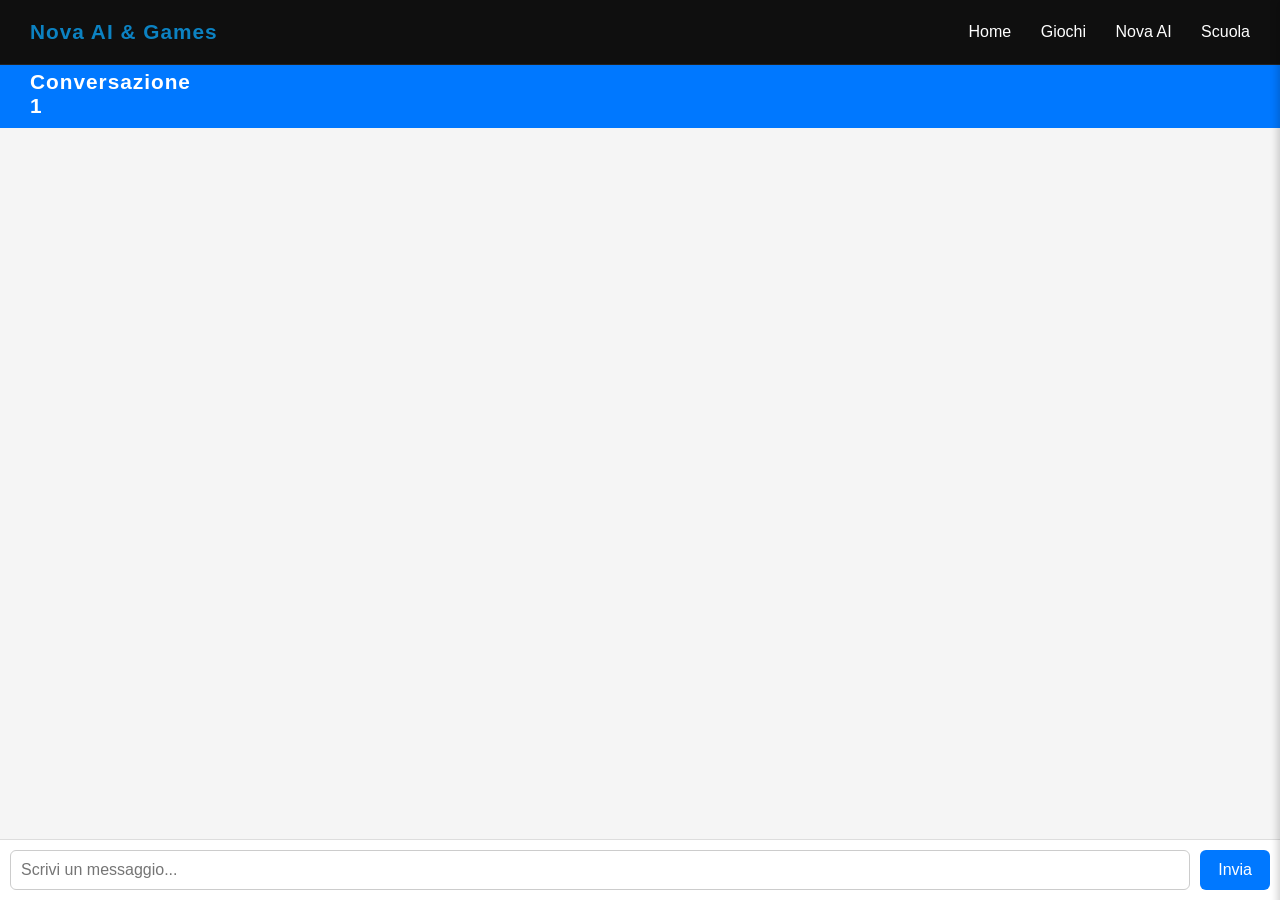
<file: assistant.html>
<!DOCTYPE html>
<html lang="it">
<head>
  <meta charset="UTF-8">
  <title>Nova AI</title>

  <style>
    body {
      margin: 0;
      font-family: Arial, sans-serif;
      background: #f5f5f5;
      display: flex;
      flex-direction: column;
      height: 100vh;
    }

    /* HEADER PRINCIPALE */
    .main-header {
      background: #0f0f0f;
      border-bottom: 1px solid #222;
      color: white;
      padding: 0px 30px;
      display: flex;
      align-items: center;
      justify-content: space-between;
      position: fixed;
      top: 0;
      width: 100%;
      height: 65px;
      box-sizing: border-box;
      z-index: 1000;
    }

    .main-header .logo {
      font-size: 1.3rem;
      font-weight: 600;
      color: #0c82c2;
      letter-spacing: 1px;
    }

    .main-header nav {
      display: flex;
      gap: 29.5px;
      font-size: 17px;
      margin-left: auto;
    }

    .main-header nav a {
      color: white;
      text-decoration: none;
      font-weight: 500;
      font-size: 1rem;
      transition: color 0.2s;
    }

    .main-header nav a:hover {
      color: #0c82c2;
    }

    /* SUB-HEADER */
    .sub-header {
      background: #0078ff;
      color: white;
      padding: 10px 20px;
      display: flex;
      justify-content: space-between;
      align-items: center;
      gap: 20px;
      position: fixed;
      top: 60px;
      width: 100%;
      box-sizing: border-box;
      z-index: 19;
    }

    .sub-header span{
      font-size: 22px;
      cursor: pointer;
    }

    .sub-header span[id="chat-title"] {
      letter-spacing: 1px;
      font-size: 1.3rem;
      font-weight: 600;
      margin-right: 1200px;
      margin-left: 10px;
    }

    /* CHAT */
    #chat-container {
      flex: 1;
      overflow-y: auto;
      padding: 140px 20px 20px;
    }

    .message-row {
      display: flex;
      align-items: flex-end;
      margin-bottom: 15px;
    }

    .avatar {
      width: 40px;
      height: 40px;
      border-radius: 50%;
      overflow: hidden;
      flex-shrink: 0;
    }

    .avatar img {
      width: 100%;
      height: 100%;
      object-fit: cover;
    }

    .bubble {
      max-width: 65%;
      padding: 12px 16px;
      border-radius: 14px;
      line-height: 1.4;
      white-space: pre-wrap;
      font-size: 15px;
    }

    .assistant-row {
      flex-direction: row;
    }

    .assistant-bubble {
      background: white;
      border: 1px solid #ddd;
      margin-left: 10px;
    }

    .user-row {
      flex-direction: row-reverse;
    }

    .user-bubble {
      background: #0078ff;
      color: white;
      margin-right: 10px;
    }

    /* INPUT */
    #input-area {
      display: flex;
      padding: 10px;
      background: white;
      border-top: 1px solid #ddd;
    }

    #user-input {
      flex: 1;
      padding: 10px;
      font-size: 16px;
      border: 1px solid #ccc;
      border-radius: 6px;
    }

    #send-btn {
      margin-left: 10px;
      padding: 10px 18px;
      font-size: 16px;
      background: #0078ff;
      color: white;
      border: none;
      border-radius: 6px;
      cursor: pointer;
    }

    #send-btn:hover {
      background: #005fcc;
    }

    /* ANIMAZIONE TYPING */
    .typing {
      display: flex;
      align-items: center;
      margin-left: 10px;
      font-size: 14px;
      color: #555;
    }

    .typing span {
      height: 8px;
      width: 8px;
      margin: 0 2px;
      background: #999;
      border-radius: 50%;
      display: inline-block;
      animation: blink 1.4s infinite both;
    }

    .typing span:nth-child(2) {
      animation-delay: 0.2s;
    }

    .typing span:nth-child(3) {
      animation-delay: 0.4s;
    }

    @keyframes blink {
      0% { opacity: .2; }
      20% { opacity: 1; }
      100% { opacity: .2; }
    }

    /* PANNELLO STORICO */
    #history-panel {
      position: fixed;
      top: 0;
      right: -390px; /* leggermente più fuori */
      width: 350px;
      height: 100%;
      background: white;
      box-shadow: -2px 0 8px rgba(0,0,0,0.2);
      padding: 20px;
      transition: right 0.35s ease;
      z-index: 9999;
      overflow-y: auto;
    }

    #history-panel.open {
      right: 0;
    }

    .history-item {
      display: flex;
      justify-content: space-between;
      align-items: flex-start;
      padding: 10px;
      border-bottom: 1px solid #ddd;
      cursor: pointer;
    }

    .history-item:hover {
      background: #f0f0f0;
    }

    .history-info {
      flex: 1;
      min-width: 0;
    }

    .history-actions {
      display: flex;
      gap: 8px;
      margin-left: 12px;
      flex-shrink: 0;
    }

    .history-actions span {
      cursor: pointer;
      font-size: 1.2rem;
      line-height: 1;
      user-select: none;
    }

    .history-actions span:hover {
      color: #0078ff;
    }

  </style>
</head>

<body>

  <!-- HEADER PRINCIPALE -->
  <header class="main-header">
    <div class="logo">Nova AI & Games</div>

    <nav>
      <a href="../MySite.html">Home</a>
      <a href="../games.html">Giochi</a>
      <a href="assistant.html">Nova AI</a>
      <a href="../scuola.html">Scuola</a>
    </nav>
  </header>

  <!-- SUB-HEADER -->
  <div class="sub-header">
    <span id="chat-title">Nova AI</span>
    <span id="open-history">💾</span>
    <span id="new-chat">🔄</span>
  </div>

  <!-- PANNELLO STORICO -->
  <div id="history-panel"></div>

  <!-- CHAT -->
  <div id="chat-container"></div>

  <!-- INPUT -->
  <div id="input-area">
    <input id="user-input" type="text" placeholder="Scrivi un messaggio...">
    <button id="send-btn">Invia</button>
  </div>

<script>
const API_KEY = "VF.DM.67d2fa2201f3330705637a97.YVYfOGhHRYi9urSj";
const VERSION_ID = "production";
const USER_ID = "assistant-user-1";

const chat = document.getElementById("chat-container");
const input = document.getElementById("user-input");
const sendBtn = document.getElementById("send-btn");
const historyPanel = document.getElementById("history-panel");

const STORAGE_SESSIONS = "nova_chat_sessions";
const STORAGE_CURRENT = "nova_chat_current";

let sessions = JSON.parse(localStorage.getItem(STORAGE_SESSIONS)) || [];
let currentSessionIndex = parseInt(localStorage.getItem(STORAGE_CURRENT), 10);
if (isNaN(currentSessionIndex) || currentSessionIndex < 0 || currentSessionIndex >= sessions.length) {
  currentSessionIndex = -1;
}

function saveSessions() {
  localStorage.setItem(STORAGE_SESSIONS, JSON.stringify(sessions));
  localStorage.setItem(STORAGE_CURRENT, currentSessionIndex);
}

function getCurrentSession() {
  if (currentSessionIndex === -1) return null;
  return sessions[currentSessionIndex];
}

function createNewSession(title) {
  const nextTitle = title || `Conversazione ${sessions.length + 1}`;
  sessions.push({ title: nextTitle, messages: [] });
  currentSessionIndex = sessions.length - 1;
  saveSessions();
  renderCurrentSession();
}

function renderCurrentSession() {
  const session = getCurrentSession();
  const titleEl = document.getElementById("chat-title");

  if (!session) {
    titleEl.textContent = "Nova AI";
    chat.innerHTML = "";
    return;
  }

  titleEl.textContent = session.title;
  chat.innerHTML = "";
  session.messages.forEach(msg => addMessage(msg.text, msg.sender, false));
  scrollToBottom();
}

function saveCurrentSession() {
  saveSessions();
}

function scrollToBottom() {
  chat.scrollTop = chat.scrollHeight;
}

function addMessage(text, sender, save = true) {
  const row = document.createElement("div");
  row.className = sender === "assistant" ? "message-row assistant-row" : "message-row user-row";

  const avatar = document.createElement("div");
  avatar.className = "avatar";
  avatar.innerHTML = `<img src="${sender === 'assistant' ? 'nova.jpg' : 'utente.jpg'}">`;

  const bubble = document.createElement("div");
  bubble.className = sender === "assistant" ? "bubble assistant-bubble" : "bubble user-bubble";
  bubble.textContent = text;

  row.appendChild(avatar);
  row.appendChild(bubble);
  chat.appendChild(row);

  if (save) {
    let session = getCurrentSession();
    if (!session) {
      createNewSession();
      session = getCurrentSession();
    }

    session.messages.push({ text, sender });
    saveCurrentSession();
  }

  scrollToBottom();
}

function showTyping() {
  const row = document.createElement("div");
  row.className = "message-row assistant-row";
  row.id = "typing-row";

  row.innerHTML = `
    <div class="avatar"><img src="nova.jpg"></div>
    <div class="typing">
      <span></span><span></span><span></span>
    </div>
  `;

  chat.appendChild(row);
  scrollToBottom();
}

function hideTyping() {
  const typingRow = document.getElementById("typing-row");
  if (typingRow) typingRow.remove();
}

async function sendMessage() {
  const text = input.value.trim();
  if (!text) return;

  addMessage(text, "user");
  input.value = "";

  showTyping();

  try {
    const response = await fetch(
      `https://general-runtime.voiceflow.com/state/${VERSION_ID}/user/${USER_ID}/interact`,
      {
        method: "POST",
        headers: {
          "Authorization": API_KEY,
          "Content-Type": "application/json"
        },
        body: JSON.stringify({
          request: {
            type: "text",
            payload: text
          }
        })
      }
    );

    const data = await response.json();
    hideTyping();

    let output = "";

    for (const trace of data) {
      if (trace.type === "text" && trace.payload?.message) {
        output += trace.payload.message + "\n";
      }
      if (trace.type === "speak" && trace.payload?.message) {
        output += trace.payload.message + "\n";
      }
    }

    addMessage(output.trim(), "assistant");

  } catch (err) {
    hideTyping();
    addMessage("Errore nel contattare l'assistente.", "assistant");
  }
}

/* STORICO */
function renderHistoryList() {
  historyPanel.innerHTML = "<h2>Trascrizioni salvate</h2>";
  historyPanel.innerHTML += "<p>Clicca su una trascrizione per caricarla nella chat.</p>";
  historyPanel.innerHTML += "<hr>";

  sessions.forEach((session, i) => {
    const item = document.createElement("div");
    item.className = "history-item";

    const lastMessage = session.messages.length ? session.messages[session.messages.length - 1].text : "(vuota)";

    const info = document.createElement("div");
    info.className = "history-info";
    info.innerHTML = `<strong>${session.title}</strong><br><small>${lastMessage.slice(0, 40)}...</small>`;

    const actions = document.createElement("div");
    actions.className = "history-actions";

    const renameBtn = document.createElement("span");
    renameBtn.title = "Rinomina";
    renameBtn.textContent = "✏️";
    renameBtn.onclick = (e) => {
      e.stopPropagation();
      const newTitle = prompt("Nome della conversazione:", session.title);
      if (newTitle && newTitle.trim()) {
        session.title = newTitle.trim();
        saveSessions();
        renderCurrentSession();
        renderHistoryList();
      }
    };

    const deleteBtn = document.createElement("span");
    deleteBtn.title = "Elimina";
    deleteBtn.textContent = "🗑️";
    deleteBtn.onclick = (e) => {
      e.stopPropagation();
      if (!confirm("Eliminare definitivamente questa conversazione?")) return;

      sessions.splice(i, 1);

      if (currentSessionIndex === i) {
        currentSessionIndex = sessions.length ? Math.min(i, sessions.length - 1) : -1;
      } else if (currentSessionIndex > i) {
        currentSessionIndex--;
      }

      if (sessions.length === 0) {
        createNewSession();
      } else {
        saveSessions();
        renderCurrentSession();
      }

      renderHistoryList();
    };

    actions.append(renameBtn, deleteBtn);

    item.append(info, actions);

    item.onclick = () => {
      currentSessionIndex = i;
      saveSessions();
      renderCurrentSession();
      historyPanel.classList.remove("open");
    };

    historyPanel.appendChild(item);
  });
}

document.getElementById("open-history").onclick = () => {
  historyPanel.classList.toggle("open");
  if (historyPanel.classList.contains("open")) {
    renderHistoryList();
  }
};

document.addEventListener("click", (e) => {
  if (
    historyPanel.classList.contains("open") &&
    !historyPanel.contains(e.target) &&
    e.target.id !== "open-history"
  ) {
    historyPanel.classList.remove("open");
  }
});

/* NUOVA CONVERSAZIONE */
document.getElementById("new-chat").onclick = () => {
  if (confirm("Vuoi iniziare una nuova conversazione?")) {
    createNewSession();
  }
};

/* RINOMINA CONVERSAZIONE */
document.getElementById("chat-title").onclick = () => {
  const session = getCurrentSession();
  if (!session) return;

  const newTitle = prompt("Nome della conversazione:", session.title);
  if (newTitle && newTitle.trim()) {
    session.title = newTitle.trim();
    saveSessions();
    renderCurrentSession();
  }
};

sendBtn.addEventListener("click", sendMessage);
input.addEventListener("keypress", e => {
  if (e.key === "Enter") sendMessage();
});

/* CARICA CHAT SALVATA ALL'AVVIO */
if (sessions.length === 0) {
  createNewSession();
} else {
  renderCurrentSession();
}
</script>

</body>
</html>
</file>
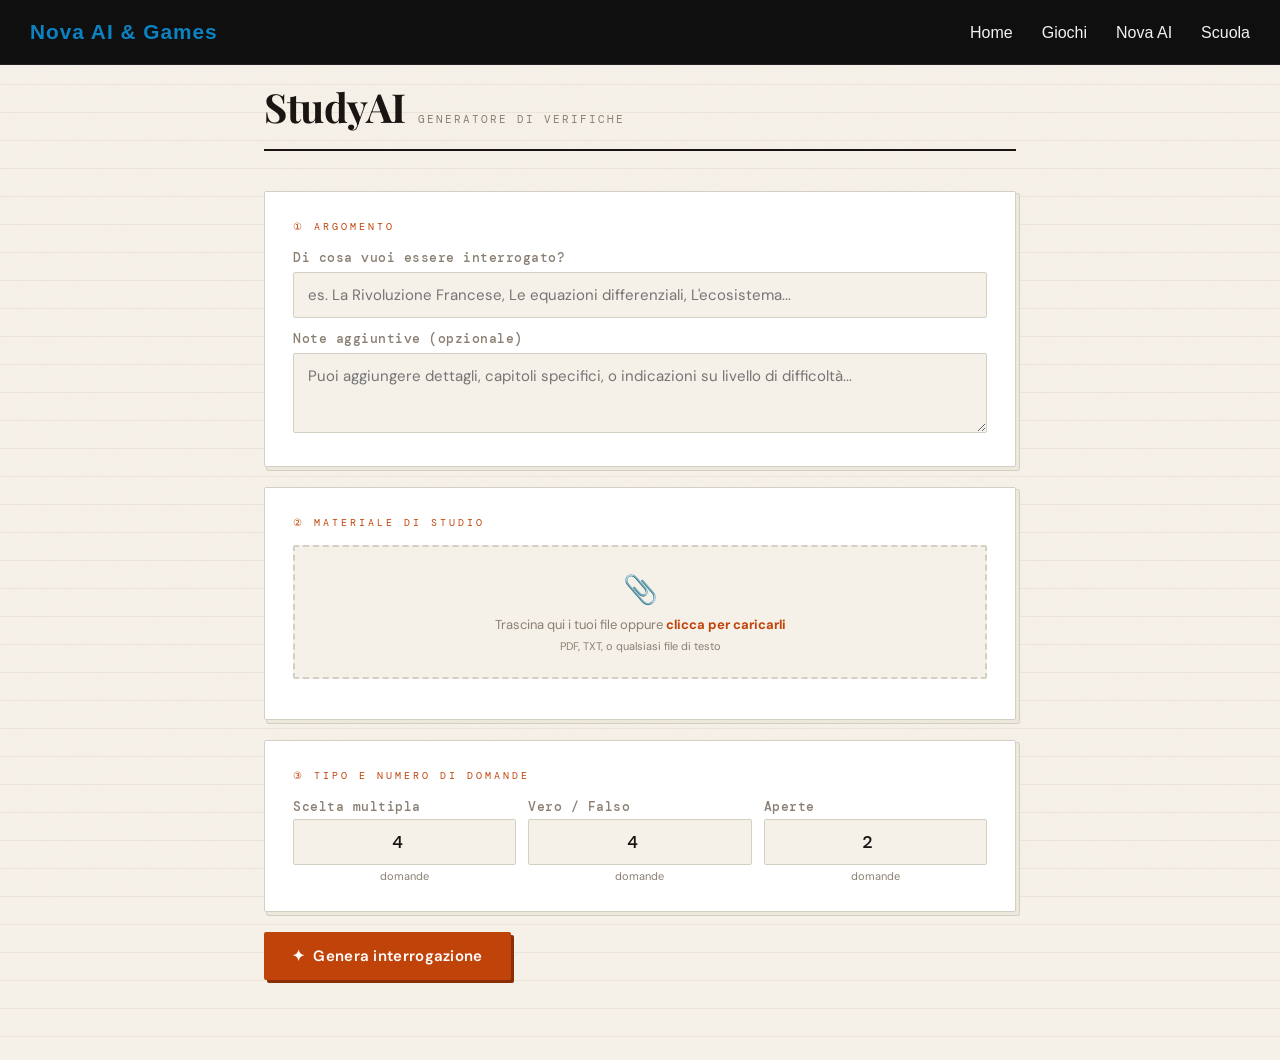
<file: quiz-generator.html>
<!DOCTYPE html>
<html lang="it">
<head>
<meta charset="UTF-8">
<meta name="viewport" content="width=device-width, initial-scale=1.0">
<title>StudyAI — Generatore di Verifiche</title>
<link href="https://fonts.googleapis.com/css2?family=Playfair+Display:ital,wght@0,400;0,700;1,400&family=DM+Mono:wght@300;400;500&family=DM+Sans:wght@300;400;500;600&display=swap" rel="stylesheet">
<style>

  .main-header {
    position: fixed;
    top: 0;
    left: 0;
    width: 100%;
    height: 65px;
    background: #0f0f0f;
    border-bottom: 1px solid #222;
    display: flex;
    justify-content: space-between;
    align-items: center;
    padding: 0 30px;
    z-index: 1000;
  }

  .main-header .logo {
    font-family: "Inter", sans-serif;
    font-size: 1.3rem;
    font-weight: 600;
    color: #0c82c2;
    letter-spacing: 1px;
  }

  .main-header nav a {
    font-family: "Inter", sans-serif;
    margin-left: 25px;
    color: #f2f2f2;
    text-decoration: none;
    font-size: 1rem;
    transition: color 0.2s;
  }

  .main-header nav a:hover {
    color: #0c82c2;
  }

  :root {
    --ink: #1a1412;
    --paper: #f5f0e8;
    --cream: #ede8dc;
    --rust: #c0440a;
    --gold: #d4a843;
    --sage: #5a7a5c;
    --muted: #8a7f72;
    --border: #d4cfc4;
    --correct: #3d7a42;
    --wrong: #c0440a;
    --partial: #d4a843;
  }

  * { margin: 0; padding: 0; box-sizing: border-box; }

  body {
    font-family: 'DM Sans', sans-serif;
    background: var(--paper);
    color: var(--ink);
    min-height: 100vh;
    background-image: 
      repeating-linear-gradient(0deg, transparent, transparent 27px, rgba(212,200,180,0.3) 27px, rgba(212,200,180,0.3) 28px);
    background-size: 100% 28px;
  }

  .noise {
    position: fixed; inset: 0; pointer-events: none; z-index: 0;
    background-image: url("data:image/svg+xml,%3Csvg viewBox='0 0 200 200' xmlns='http://www.w3.org/2000/svg'%3E%3Cfilter id='n'%3E%3CfeTurbulence type='fractalNoise' baseFrequency='0.9' numOctaves='4' stitchTiles='stitch'/%3E%3C/filter%3E%3Crect width='100%25' height='100%25' filter='url(%23n)' opacity='0.03'/%3E%3C/svg%3E");
    opacity: 0.4;
  }

  .wrap { position: relative; z-index: 1; max-width: 800px; margin: 0 auto; padding: 80px 24px; }

  header {
    display: flex; align-items: baseline; gap: 12px;
    border-bottom: 2px solid var(--ink);
    padding-bottom: 16px; margin-bottom: 40px;
  }

  header h1 {
    font-family: 'Playfair Display', serif;
    font-size: clamp(28px, 5vw, 40px);
    letter-spacing: -0.5px;
  }

  header .sub {
    font-family: 'DM Mono', monospace;
    font-size: 11px; color: var(--muted);
    letter-spacing: 2px; text-transform: uppercase;
  }

  .card {
    background: white;
    border: 1px solid var(--border);
    border-radius: 2px;
    padding: 28px;
    margin-bottom: 20px;
    box-shadow: 3px 3px 0 var(--cream), 3px 3px 0 1px var(--border);
  }

  .card-title {
    font-family: 'DM Mono', monospace;
    font-size: 10px; letter-spacing: 3px;
    text-transform: uppercase; color: var(--rust);
    margin-bottom: 16px;
  }

  label {
    display: block;
    font-size: 13px; font-weight: 500;
    color: var(--muted); margin-bottom: 6px;
    font-family: 'DM Mono', monospace;
    letter-spacing: 0.5px;
  }

  input[type="text"], textarea, select {
    width: 100%; padding: 12px 14px;
    border: 1.5px solid var(--border);
    background: var(--paper);
    font-family: 'DM Sans', sans-serif;
    font-size: 15px; color: var(--ink);
    border-radius: 2px;
    outline: none;
    transition: border-color 0.2s;
  }

  input[type="text"]:focus, textarea:focus, select:focus {
    border-color: var(--rust);
    background: white;
  }

  textarea { resize: vertical; min-height: 80px; }

  .counts-grid {
    display: grid; grid-template-columns: repeat(3, 1fr); gap: 12px;
  }

  .count-item label { margin-bottom: 4px; }

  .count-item input[type="number"] {
    width: 100%; padding: 10px 12px;
    border: 1.5px solid var(--border);
    background: var(--paper);
    font-family: 'DM Mono', monospace;
    font-size: 18px; font-weight: 500;
    color: var(--ink); border-radius: 2px;
    outline: none; text-align: center;
    transition: border-color 0.2s;
  }

  .count-item input[type="number"]:focus {
    border-color: var(--rust); background: white;
  }

  .count-label {
    font-size: 11px; color: var(--muted);
    text-align: center; margin-top: 4px;
  }

  .file-drop {
    border: 2px dashed var(--border);
    background: var(--paper);
    padding: 24px; text-align: center;
    cursor: pointer; transition: all 0.2s;
    border-radius: 2px;
  }

  .file-drop:hover, .file-drop.drag { border-color: var(--rust); background: #fdf9f4; }

  .file-drop .icon { font-size: 28px; margin-bottom: 8px; }

  .file-drop p { font-size: 13px; color: var(--muted); }

  .file-drop strong { color: var(--rust); }

  .file-list { margin-top: 12px; display: flex; flex-wrap: wrap; gap: 8px; }

  .file-tag {
    display: flex; align-items: center; gap: 6px;
    background: var(--cream); border: 1px solid var(--border);
    padding: 4px 10px; border-radius: 2px;
    font-size: 12px; font-family: 'DM Mono', monospace;
  }

  .file-tag button {
    background: none; border: none; cursor: pointer;
    color: var(--muted); font-size: 14px; line-height: 1;
    padding: 0; transition: color 0.15s;
  }

  .file-tag button:hover { color: var(--rust); }

  .btn {
    display: inline-flex; align-items: center; gap: 8px;
    padding: 14px 28px;
    background: var(--ink); color: white;
    font-family: 'DM Sans', sans-serif;
    font-size: 15px; font-weight: 600;
    border: none; cursor: pointer; border-radius: 2px;
    transition: all 0.2s; letter-spacing: 0.3px;
    box-shadow: 3px 3px 0 var(--muted);
  }

  .btn:hover { transform: translate(-1px, -1px); box-shadow: 4px 4px 0 var(--muted); }
  .btn:active { transform: translate(1px, 1px); box-shadow: 2px 2px 0 var(--muted); }
  .btn:disabled { opacity: 0.5; cursor: not-allowed; transform: none; }

  .btn-outline {
    background: transparent; color: var(--ink);
    border: 1.5px solid var(--ink);
    box-shadow: 2px 2px 0 var(--border);
    font-size: 13px; padding: 10px 20px;
  }

  .btn-rust { background: var(--rust); box-shadow: 3px 3px 0 #8a2e05; }
  .btn-rust:hover { box-shadow: 4px 4px 0 #8a2e05; }

  .loader {
    display: none; text-align: center; padding: 60px 20px;
  }

  .loader.show { display: block; }

  .spinner {
    width: 40px; height: 40px;
    border: 3px solid var(--border);
    border-top-color: var(--rust);
    border-radius: 50%;
    animation: spin 0.8s linear infinite;
    margin: 0 auto 16px;
  }

  @keyframes spin { to { transform: rotate(360deg); } }

  .loader p {
    font-family: 'DM Mono', monospace;
    font-size: 12px; color: var(--muted);
    letter-spacing: 1px;
  }

  /* Quiz area */
  #quiz-area { display: none; }
  #quiz-area.show { display: block; }

  .quiz-header {
    display: flex; justify-content: space-between;
    align-items: center; margin-bottom: 28px;
  }

  .quiz-title {
    font-family: 'Playfair Display', serif;
    font-size: 22px; font-style: italic;
  }

  .progress {
    font-family: 'DM Mono', monospace;
    font-size: 12px; color: var(--muted);
  }

  .question-card {
    background: white;
    border: 1px solid var(--border);
    border-radius: 2px;
    padding: 28px;
    margin-bottom: 16px;
    box-shadow: 3px 3px 0 var(--cream), 3px 3px 0 1px var(--border);
    animation: fadeUp 0.3s ease;
  }

  @keyframes fadeUp {
    from { opacity: 0; transform: translateY(10px); }
    to { opacity: 1; transform: translateY(0); }
  }

  .q-badge {
    display: inline-flex; align-items: center; gap: 6px;
    font-family: 'DM Mono', monospace;
    font-size: 10px; letter-spacing: 2px;
    text-transform: uppercase;
    padding: 3px 8px;
    border-radius: 2px;
    margin-bottom: 12px;
  }

  .q-badge.mc { background: #e8f0ff; color: #3355aa; }
  .q-badge.tf { background: #fff0e0; color: #aa5500; }
  .q-badge.open { background: #e8f5e8; color: #2d6b30; }

  .q-num {
    font-family: 'Playfair Display', serif;
    font-size: 13px; color: var(--muted); margin-right: 6px;
  }

  .q-text {
    font-size: 16px; line-height: 1.6;
    margin-bottom: 18px; font-weight: 500;
  }

  /* Multiple choice */
  .options { display: flex; flex-direction: column; gap: 8px; }

  .option {
    display: flex; align-items: flex-start; gap: 12px;
    padding: 12px 14px;
    border: 1.5px solid var(--border);
    background: var(--paper);
    cursor: pointer; border-radius: 2px;
    transition: all 0.15s; font-size: 14px;
  }

  .option:hover:not(.locked) { border-color: var(--ink); background: white; }

  .option .opt-letter {
    font-family: 'DM Mono', monospace;
    font-size: 12px; font-weight: 500;
    min-width: 20px; padding-top: 1px;
    color: var(--muted);
  }

  .option.selected { border-color: var(--ink); background: var(--cream); }
  .option.correct { border-color: var(--correct); background: #f0faf0; }
  .option.correct .opt-letter { color: var(--correct); }
  .option.wrong { border-color: var(--wrong); background: #fff5f0; }
  .option.wrong .opt-letter { color: var(--wrong); }
  .option.locked { cursor: default; }

  /* True/False */
  .tf-options { display: grid; grid-template-columns: 1fr 1fr; gap: 10px; }

  .tf-btn {
    padding: 16px;
    border: 1.5px solid var(--border);
    background: var(--paper);
    cursor: pointer; border-radius: 2px;
    font-size: 22px; text-align: center;
    transition: all 0.15s;
    font-family: 'DM Sans', sans-serif;
    font-weight: 600;
  }

  .tf-btn span { display: block; font-size: 11px; color: var(--muted); margin-top: 4px; font-weight: 400; font-family: 'DM Mono', monospace; letter-spacing: 1px; }

  .tf-btn:hover:not(.locked) { border-color: var(--ink); background: white; }
  .tf-btn.selected { border-color: var(--ink); background: var(--cream); }
  .tf-btn.correct { border-color: var(--correct); background: #f0faf0; }
  .tf-btn.wrong { border-color: var(--wrong); background: #fff5f0; }
  .tf-btn.locked { cursor: default; }

  /* Open */
  .open-answer {
    width: 100%; padding: 12px 14px;
    border: 1.5px solid var(--border);
    background: var(--paper);
    font-family: 'DM Sans', sans-serif;
    font-size: 14px; line-height: 1.6;
    color: var(--ink); border-radius: 2px;
    outline: none; resize: vertical; min-height: 100px;
    transition: border-color 0.2s;
  }

  .open-answer:focus { border-color: var(--rust); background: white; }

  .answer-feedback {
    margin-top: 14px; padding: 14px;
    border-radius: 2px; font-size: 14px; line-height: 1.6;
    display: none;
  }

  .answer-feedback.show { display: block; }
  .answer-feedback.correct-fb { background: #f0faf0; border: 1px solid #90c895; }
  .answer-feedback.wrong-fb { background: #fff5f0; border: 1px solid #e8a090; }
  .answer-feedback.partial-fb { background: #fffbf0; border: 1px solid #e8d090; }

  .fb-label {
    font-family: 'DM Mono', monospace;
    font-size: 10px; letter-spacing: 2px;
    text-transform: uppercase; margin-bottom: 6px;
  }

  .correct-fb .fb-label { color: var(--correct); }
  .wrong-fb .fb-label { color: var(--wrong); }
  .partial-fb .fb-label { color: var(--partial); }

  .check-btn {
    margin-top: 14px;
    padding: 10px 20px;
    background: var(--sage); color: white;
    border: none; cursor: pointer;
    font-family: 'DM Sans', sans-serif;
    font-size: 13px; font-weight: 500;
    border-radius: 2px;
    box-shadow: 2px 2px 0 #3d5e3f;
    transition: all 0.15s;
  }

  .check-btn:hover { transform: translate(-1px,-1px); box-shadow: 3px 3px 0 #3d5e3f; }
  .check-btn:disabled { opacity: 0.5; cursor: not-allowed; transform: none; }

  /* Results */
  #results-area { display: none; }
  #results-area.show { display: block; }

  .results-hero {
    background: var(--ink); color: white;
    padding: 40px; text-align: center;
    margin-bottom: 20px;
  }

  .results-score {
    font-family: 'Playfair Display', serif;
    font-size: 72px; font-weight: 700;
    line-height: 1;
  }

  .results-label {
    font-family: 'DM Mono', monospace;
    font-size: 11px; letter-spacing: 3px;
    text-transform: uppercase; opacity: 0.6;
    margin-top: 8px;
  }

  .stats-grid { display: grid; grid-template-columns: repeat(3,1fr); gap: 12px; margin-bottom: 20px; }

  .stat {
    background: white; border: 1px solid var(--border);
    padding: 16px; text-align: center;
    box-shadow: 2px 2px 0 var(--cream), 2px 2px 0 1px var(--border);
  }

  .stat-n {
    font-family: 'Playfair Display', serif;
    font-size: 32px; font-weight: 700;
  }

  .stat-n.c { color: var(--correct); }
  .stat-n.w { color: var(--wrong); }
  .stat-n.p { color: var(--gold); }

  .stat-label {
    font-family: 'DM Mono', monospace;
    font-size: 10px; letter-spacing: 1px;
    text-transform: uppercase; color: var(--muted);
    margin-top: 4px;
  }

  .actions { display: flex; gap: 12px; flex-wrap: wrap; }

  .error-msg {
    background: #fff5f0; border: 1px solid #e8a090;
    padding: 14px; border-radius: 2px;
    font-size: 14px; color: var(--wrong);
    margin-top: 12px; display: none;
  }
  .error-msg.show { display: block; }

  /* Result banner on question card after submit */
  .result-banner {
    display: none; align-items: center; gap: 8px;
    margin-top: 14px; padding: 10px 14px;
    border-radius: 2px; font-size: 13px; font-weight: 600;
    font-family: 'DM Mono', monospace; letter-spacing: 0.5px;
  }
  .result-banner.show { display: flex; }
  .result-banner.correct-banner { background: #f0faf0; border: 1.5px solid #90c895; color: var(--correct); }
  .result-banner.wrong-banner { background: #fff5f0; border: 1.5px solid #e8a090; color: var(--wrong); }
  .result-banner.skipped-banner { background: var(--cream); border: 1.5px solid var(--border); color: var(--muted); }
  .result-banner .correct-answer-text {
    font-weight: 400; color: var(--ink);
    margin-left: 4px;
  }

  /* question card border after submit */
  .question-card.result-correct { border-left: 4px solid var(--correct); }
  .question-card.result-wrong { border-left: 4px solid var(--wrong); }
  .question-card.result-skipped { border-left: 4px solid var(--border); }

  /* Context button */
  .ctx-btn {
    display: none; align-items: center; gap: 6px;
    margin-top: 10px;
    padding: 7px 14px;
    background: transparent;
    border: 1.5px solid var(--gold);
    color: #8a6800;
    font-family: 'DM Mono', monospace;
    font-size: 11px; letter-spacing: 1px;
    text-transform: uppercase; cursor: pointer;
    border-radius: 2px; transition: all 0.15s;
  }
  .ctx-btn.show { display: inline-flex; }
  .ctx-btn:hover { background: #fffbf0; }
  .ctx-btn.loading { opacity: 0.6; cursor: wait; }

  .ctx-panel {
    display: none; margin-top: 10px;
    background: #fffbf0; border: 1px solid #e8d090;
    padding: 14px; border-radius: 2px;
    font-size: 13px; line-height: 1.7; color: var(--ink);
  }
  .ctx-panel.show { display: block; animation: fadeUp 0.2s ease; }
  .ctx-panel-label {
    font-family: 'DM Mono', monospace;
    font-size: 10px; letter-spacing: 2px;
    text-transform: uppercase; color: #8a6800;
    margin-bottom: 8px;
  }
  .ctx-spinner {
    display: inline-block; width: 14px; height: 14px;
    border: 2px solid #e8d090; border-top-color: #8a6800;
    border-radius: 50%; animation: spin 0.7s linear infinite;
    vertical-align: middle;
  }

  @media (max-width: 600px) {
    .counts-grid { grid-template-columns: repeat(3,1fr); gap: 8px; }
    .stats-grid { grid-template-columns: repeat(3,1fr); }
  }
</style>
</head>
<body>
<div class="noise"></div>
<div class="wrap">

  <header class="main-header">
    <div class="logo">Nova AI & Games</div>

    <nav>
      <a href="../MySite.html">Home</a>
      <a href="../games.html">Giochi</a>
      <a href="../ai/assistant.html">Nova AI</a>
      <a href="../scuola.html">Scuola</a>
    </nav>
  </header>

  <header>
    <h1>StudyAI</h1>
    <span class="sub">Generatore di Verifiche</span>
  </header>

  <!-- SETUP FORM -->
  <div id="setup-area">

    <div class="card">
      <div class="card-title">① Argomento</div>
      <label for="topic">Di cosa vuoi essere interrogato?</label>
      <input type="text" id="topic" placeholder="es. La Rivoluzione Francese, Le equazioni differenziali, L'ecosistema..." />
      <div style="margin-top:12px">
        <label for="notes">Note aggiuntive (opzionale)</label>
        <textarea id="notes" placeholder="Puoi aggiungere dettagli, capitoli specifici, o indicazioni su livello di difficoltà..."></textarea>
      </div>
    </div>

    <div class="card">
      <div class="card-title">② Materiale di studio</div>
      <div class="file-drop" id="file-drop" onclick="document.getElementById('file-input').click()">
        <div class="icon">📎</div>
        <p>Trascina qui i tuoi file oppure <strong>clicca per caricarli</strong></p>
        <p style="margin-top:6px; font-size:11px">PDF, TXT, o qualsiasi file di testo</p>
      </div>
      <input type="file" id="file-input" multiple accept=".pdf,.txt,.md,.doc,.docx" style="display:none">
      <div class="file-list" id="file-list"></div>
    </div>

    <div class="card">
      <div class="card-title">③ Tipo e numero di domande</div>
      <div class="counts-grid">
        <div class="count-item">
          <label>Scelta multipla</label>
          <input type="number" id="n-mc" value="4" min="0" max="20">
          <div class="count-label">domande</div>
        </div>
        <div class="count-item">
          <label>Vero / Falso</label>
          <input type="number" id="n-tf" value="4" min="0" max="20">
          <div class="count-label">domande</div>
        </div>
        <div class="count-item">
          <label>Aperte</label>
          <input type="number" id="n-open" value="2" min="0" max="10">
          <div class="count-label">domande</div>
        </div>
      </div>
    </div>

    <div style="display:flex; gap:12px; align-items:center; flex-wrap:wrap">
      <button class="btn btn-rust" onclick="generateQuiz()">
        <span>✦</span> Genera interrogazione
      </button>
    </div>
    <div class="error-msg" id="error-msg"></div>
  </div>

  <!-- LOADER -->
  <div class="loader" id="loader">
    <div class="spinner"></div>
    <p>Generazione domande in corso...</p>
  </div>

  <!-- QUIZ AREA -->
  <div id="quiz-area">
    <div class="quiz-header">
      <div class="quiz-title" id="quiz-title-display">Interrogazione</div>
      <div class="progress" id="progress-display"></div>
    </div>
    <div id="questions-container"></div>
    <div style="margin-top:24px; display:flex; gap:12px; flex-wrap:wrap">
      <button class="btn" onclick="submitQuiz()" id="submit-btn">Consegna e correggi →</button>
      <button class="btn btn-outline" onclick="resetAll()">✕ Ricomincia</button>
    </div>
  </div>

  <!-- RESULTS -->
  <div id="results-area">
    <div class="results-hero">
      <div class="results-score" id="score-pct">0%</div>
      <div class="results-label">Punteggio finale</div>
    </div>
    <div class="stats-grid">
      <div class="stat"><div class="stat-n c" id="r-correct">0</div><div class="stat-label">Corrette</div></div>
      <div class="stat"><div class="stat-n w" id="r-wrong">0</div><div class="stat-label">Errate</div></div>
      <div class="stat"><div class="stat-n p" id="r-open">0</div><div class="stat-label">Aperte</div></div>
    </div>
    <div id="review-container"></div>
    <div class="actions" style="margin-top:20px">
      <button class="btn btn-rust" onclick="generateQuiz()">↻ Nuova interrogazione</button>
      <button class="btn btn-outline" onclick="reviewAnswers()">↓ Rivedi risposte</button>
      <button class="btn btn-outline" onclick="resetAll()">← Cambia argomento</button>
    </div>
  </div>

</div>

<script>
const GROQ_API_KEY = "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";
let uploadedFiles = [];
let currentQuiz = [];

// File drag and drop
const fileDrop = document.getElementById('file-drop');
const fileInput = document.getElementById('file-input');

fileDrop.addEventListener('dragover', e => { e.preventDefault(); fileDrop.classList.add('drag'); });
fileDrop.addEventListener('dragleave', () => fileDrop.classList.remove('drag'));
fileDrop.addEventListener('drop', e => {
  e.preventDefault(); fileDrop.classList.remove('drag');
  handleFiles(e.dataTransfer.files);
});
fileInput.addEventListener('change', e => handleFiles(e.target.files));

async function handleFiles(files) {
  for (const file of files) {
    const text = await readFileAsText(file);
    uploadedFiles.push({ name: file.name, content: text });
  }
  renderFileList();
  fileInput.value = '';
}

function readFileAsText(file) {
  return new Promise((res) => {
    const reader = new FileReader();
    reader.onload = e => res(e.target.result);
    reader.onerror = () => res(`[Impossibile leggere ${file.name}]`);
    reader.readAsText(file);
  });
}

function renderFileList() {
  const list = document.getElementById('file-list');
  list.innerHTML = uploadedFiles.map((f, i) => `
    <div class="file-tag">
      📄 ${f.name}
      <button onclick="removeFile(${i})">×</button>
    </div>
  `).join('');
}

function removeFile(i) {
  uploadedFiles.splice(i, 1);
  renderFileList();
}

function showError(msg) {
  const el = document.getElementById('error-msg');
  el.textContent = msg;
  el.classList.add('show');
  setTimeout(() => el.classList.remove('show'), 5000);
}

async function generateQuiz() {
  const topic = document.getElementById('topic').value.trim();
  const notes = document.getElementById('notes').value.trim();
  const nMC = parseInt(document.getElementById('n-mc').value) || 0;
  const nTF = parseInt(document.getElementById('n-tf').value) || 0;
  const nOpen = parseInt(document.getElementById('n-open').value) || 0;

  if (!topic) { showError('Inserisci un argomento per generare le domande.'); return; }
  if (nMC + nTF + nOpen === 0) { showError('Scegli almeno una domanda da generare.'); return; }

  document.getElementById('setup-area').style.display = 'none';
  document.getElementById('quiz-area').classList.remove('show');
  document.getElementById('results-area').classList.remove('show');
  document.getElementById('loader').classList.add('show');

  let context = `Argomento: ${topic}\n`;
  if (notes) context += `Note: ${notes}\n`;
  if (uploadedFiles.length > 0) {
    context += '\n--- MATERIALE DI STUDIO ---\n';
    for (const f of uploadedFiles) {
      context += `\n[File: ${f.name}]\n${f.content.slice(0, 4000)}\n`;
    }
    context += '\n--- FINE MATERIALE ---\n';
  }

  const prompt = `Sei un professore esperto. Basandoti sul seguente contesto, genera un quiz di interrogazione in italiano.

${context}

Genera esattamente:
- ${nMC} domande a scelta multipla (4 opzioni ciascuna, una sola corretta)
- ${nTF} domande vero/falso
- ${nOpen} domande aperte (con risposta modello dettagliata)

Rispondi SOLO con un JSON valido, senza alcun testo prima o dopo, senza backtick markdown.
Il JSON deve avere questa struttura:
{
  "title": "Titolo breve del quiz",
  "questions": [
    {
      "type": "mc",
      "question": "...",
      "options": ["A. ...", "B. ...", "C. ...", "D. ..."],
      "correct": 0
    },
    {
      "type": "tf",
      "question": "...",
      "correct": true
    },
    {
      "type": "open",
      "question": "...",
      "model_answer": "Risposta modello dettagliata..."
    }
  ]
}

Genera domande stimolanti e varie, con buona distribuzione di difficoltà.
Per le scelte multiple, assicurati che i distrattori siano plausibili.
IMPORTANTE: rispondi SOLO con il JSON, nessun altro testo.`;

  try {
    const response = await fetch("https://api.groq.com/openai/v1/chat/completions", {
      method: "POST",
      headers: {
        "Content-Type": "application/json",
        "Authorization": `Bearer ${GROQ_API_KEY}`
      },
      body: JSON.stringify({
        model: "llama-3.3-70b-versatile",
        max_tokens: 4000,
        messages: [{ role: "user", content: prompt }]
      })
    });

    const data = await response.json();
    const rawText = data.choices[0].message.content;
    
    let clean = rawText.replace(/```json|```/g, '').trim();
    const firstBrace = clean.indexOf('{');
    const lastBrace = clean.lastIndexOf('}');
    if (firstBrace !== -1 && lastBrace !== -1) {
      clean = clean.slice(firstBrace, lastBrace + 1);
    }

    const quiz = JSON.parse(clean);
    currentQuiz = quiz.questions;

    document.getElementById('loader').classList.remove('show');
    document.getElementById('quiz-title-display').textContent = quiz.title || topic;
    document.getElementById('progress-display').textContent = `${currentQuiz.length} domande`;

    renderQuestions();
    document.getElementById('quiz-area').classList.add('show');

  } catch (err) {
    document.getElementById('loader').classList.remove('show');
    document.getElementById('setup-area').style.display = 'block';
    showError('Errore nella generazione. Riprova tra un momento.');
    console.error(err);
  }
}

function renderQuestions() {
  const container = document.getElementById('questions-container');
  container.innerHTML = '';

  currentQuiz.forEach((q, idx) => {
    const div = document.createElement('div');
    div.className = 'question-card';
    div.dataset.idx = idx;

    let typeLabel, typeCls, body;

    if (q.type === 'mc') {
      typeLabel = 'Scelta Multipla'; typeCls = 'mc';
      body = `<div class="options">
        ${q.options.map((opt, oi) => `
          <div class="option" data-q="${idx}" data-o="${oi}" onclick="selectMC(${idx}, ${oi})">
            <span class="opt-letter">${String.fromCharCode(65+oi)}</span>
            <span>${opt.replace(/^[A-D]\.\s*/,'')}</span>
          </div>
        `).join('')}
      </div>`;
    } else if (q.type === 'tf') {
      typeLabel = 'Vero / Falso'; typeCls = 'tf';
      body = `<div class="tf-options">
        <div class="tf-btn" data-q="${idx}" data-v="true" onclick="selectTF(${idx}, true)">
          ✓ <span>VERO</span>
        </div>
        <div class="tf-btn" data-q="${idx}" data-v="false" onclick="selectTF(${idx}, false)">
          ✗ <span>FALSO</span>
        </div>
      </div>`;
    } else {
      typeLabel = 'Domanda Aperta'; typeCls = 'open';
      body = `
        <textarea class="open-answer" id="open-${idx}" placeholder="Scrivi qui la tua risposta..."></textarea>
        <button class="check-btn" onclick="checkOpen(${idx})" id="check-${idx}">Verifica risposta con AI</button>
        <div class="answer-feedback" id="fb-${idx}">
          <div class="fb-label" id="fb-label-${idx}"></div>
          <div id="fb-text-${idx}"></div>
        </div>`;
    }

    div.innerHTML = `
      <div style="display:flex; align-items:center; gap:10px; margin-bottom:14px">
        <span class="q-badge ${typeCls}">${typeLabel}</span>
        <span class="q-num" style="margin:0; font-family:'DM Mono',monospace; font-size:11px; color:var(--muted)">N°${idx+1}</span>
      </div>
      <div class="q-text">${q.question}</div>
      ${body}
      <div class="result-banner" id="result-banner-${idx}"></div>
      <button class="ctx-btn" id="ctx-btn-${idx}" onclick="toggleContext(${idx})">
        <span>◈</span> Spiega contesto
      </button>
      <div class="ctx-panel" id="ctx-panel-${idx}">
        <div class="ctx-panel-label">📚 Contesto</div>
        <div id="ctx-text-${idx}"></div>
      </div>
    `;
    container.appendChild(div);
  });
}

function selectMC(qIdx, optIdx) {
  const q = currentQuiz[qIdx];
  if (q._answered) return;
  // deselect all
  document.querySelectorAll(`.option[data-q="${qIdx}"]`).forEach(el => el.classList.remove('selected'));
  q._selected = optIdx;
  document.querySelector(`.option[data-q="${qIdx}"][data-o="${optIdx}"]`).classList.add('selected');
}

function selectTF(qIdx, val) {
  const q = currentQuiz[qIdx];
  if (q._answered) return;
  q._selected = val;
  document.querySelectorAll(`.tf-btn[data-q="${qIdx}"]`).forEach(el => el.classList.remove('selected'));
  document.querySelector(`.tf-btn[data-q="${qIdx}"][data-v="${val}"]`).classList.add('selected');
}

async function checkOpen(idx) {
  const q = currentQuiz[idx];
  const answer = document.getElementById(`open-${idx}`).value.trim();
  if (!answer) return;

  const btn = document.getElementById(`check-${idx}`);
  btn.disabled = true; btn.textContent = 'Valutazione in corso...';

  try {
    const resp = await fetch("https://api.groq.com/openai/v1/chat/completions", {
      method: "POST",
      headers: {
        "Content-Type": "application/json",
        "Authorization": `Bearer ${GROQ_API_KEY}`
      },
      body: JSON.stringify({
        model: "llama-3.3-70b-versatile",
        max_tokens: 500,
        messages: [{
          role: "user",
          content: `Valuta questa risposta a una domanda aperta. Rispondi SOLO con JSON senza backtick.

Domanda: ${q.question}
Risposta modello: ${q.model_answer}
Risposta dello studente: ${answer}

JSON da restituire:
{"verdict":"correct"|"partial"|"wrong","score":0-100,"feedback":"Feedback breve e costruttivo in italiano (2-3 frasi)"}`
        }]
      })
    });

    const data = await resp.json();
    let raw = data.choices[0].message.content.trim();
    raw = raw.replace(/```json|```/g,'').trim();
    const fb = JSON.parse(raw);

    q._openVerdict = fb.verdict;
    q._answered = true;

    const fbDiv = document.getElementById(`fb-${idx}`);
    const fbLabel = document.getElementById(`fb-label-${idx}`);
    const fbText = document.getElementById(`fb-text-${idx}`);

    fbDiv.className = 'answer-feedback show ' + (fb.verdict === 'correct' ? 'correct-fb' : fb.verdict === 'partial' ? 'partial-fb' : 'wrong-fb');
    fbLabel.textContent = fb.verdict === 'correct' ? '✓ Ottima risposta' : fb.verdict === 'partial' ? '◐ Risposta parziale' : '✗ Risposta non corretta';
    fbText.innerHTML = `<div style="margin-bottom:8px">${fb.feedback}</div>
      <div style="font-size:12px;color:var(--muted);font-family:'DM Mono',monospace">Risposta modello: ${q.model_answer}</div>`;

    btn.style.display = 'none';
    document.getElementById(`open-${idx}`).disabled = true;

  } catch(e) {
    btn.disabled = false; btn.textContent = 'Verifica risposta con AI';
  }
}

function submitQuiz() {
  let correct = 0, wrong = 0, openCount = 0;

  currentQuiz.forEach((q, idx) => {
    const card = document.querySelector(`.question-card[data-idx="${idx}"]`);
    const banner = document.getElementById(`result-banner-${idx}`);
    const ctxBtn = document.getElementById(`ctx-btn-${idx}`);

    if (q.type === 'mc') {
      const sel = q._selected;
      document.querySelectorAll(`.option[data-q="${idx}"]`).forEach(el => {
        el.classList.add('locked');
        const o = parseInt(el.dataset.o);
        if (o === q.correct) el.classList.add('correct');
        else if (o === sel && sel !== q.correct) el.classList.add('wrong');
      });
      const correctText = q.options[q.correct].replace(/^[A-D]\.\s*/, '');
      if (sel === q.correct) {
        correct++; q._result = 'correct';
        card.classList.add('result-correct');
        banner.className = 'result-banner show correct-banner';
        banner.innerHTML = '✓ Risposta corretta!';
      } else if (sel !== undefined) {
        wrong++; q._result = 'wrong';
        card.classList.add('result-wrong');
        banner.className = 'result-banner show wrong-banner';
        banner.innerHTML = `✗ Risposta errata — La risposta corretta era: <span class="correct-answer-text">${correctText}</span>`;
      } else {
        wrong++; q._result = 'skipped';
        card.classList.add('result-skipped');
        banner.className = 'result-banner show skipped-banner';
        banner.innerHTML = `— Non risposto — La risposta corretta era: <span class="correct-answer-text">${correctText}</span>`;
      }
      ctxBtn.classList.add('show');

    } else if (q.type === 'tf') {
      document.querySelectorAll(`.tf-btn[data-q="${idx}"]`).forEach(el => {
        el.classList.add('locked');
        const v = el.dataset.v === 'true';
        if (v === q.correct) el.classList.add('correct');
        else if (v === q._selected && q._selected !== q.correct) el.classList.add('wrong');
      });
      const correctText = q.correct ? 'VERO' : 'FALSO';
      if (q._selected === q.correct) {
        correct++; q._result = 'correct';
        card.classList.add('result-correct');
        banner.className = 'result-banner show correct-banner';
        banner.innerHTML = '✓ Risposta corretta!';
      } else if (q._selected !== undefined) {
        wrong++; q._result = 'wrong';
        card.classList.add('result-wrong');
        banner.className = 'result-banner show wrong-banner';
        banner.innerHTML = `✗ Risposta errata — La risposta corretta era: <span class="correct-answer-text">${correctText}</span>`;
      } else {
        wrong++; q._result = 'skipped';
        card.classList.add('result-skipped');
        banner.className = 'result-banner show skipped-banner';
        banner.innerHTML = `— Non risposto — La risposta corretta era: <span class="correct-answer-text">${correctText}</span>`;
      }
      ctxBtn.classList.add('show');

    } else {
      openCount++;
      ctxBtn.classList.add('show');
    }
  });

  const total = currentQuiz.filter(q => q.type !== 'open').length;
  const pct = total > 0 ? Math.round((correct / total) * 100) : 0;

  document.getElementById('score-pct').textContent = `${pct}%`;
  document.getElementById('r-correct').textContent = correct;
  document.getElementById('r-wrong').textContent = wrong;
  document.getElementById('r-open').textContent = openCount;

  setTimeout(() => {
    document.getElementById('quiz-area').classList.remove('show');
    document.getElementById('results-area').classList.add('show');
    window.scrollTo({ top: 0, behavior: 'smooth' });
  }, 600);

  document.getElementById('submit-btn').disabled = true;
}

function reviewAnswers() {
  document.getElementById('results-area').classList.remove('show');
  document.getElementById('quiz-area').classList.add('show');
  window.scrollTo({ top: 0, behavior: 'smooth' });
  // Show a back-to-results button
  const existingBack = document.getElementById('back-to-results-btn');
  if (!existingBack) {
    const backBtn = document.createElement('button');
    backBtn.id = 'back-to-results-btn';
    backBtn.className = 'btn btn-outline';
    backBtn.textContent = '↑ Torna ai risultati';
    backBtn.onclick = () => {
      document.getElementById('quiz-area').classList.remove('show');
      document.getElementById('results-area').classList.add('show');
      window.scrollTo({ top: 0, behavior: 'smooth' });
    };
    document.querySelector('#quiz-area > div:last-child').appendChild(backBtn);
  }
}

async function toggleContext(idx) {
  const q = currentQuiz[idx];
  const panel = document.getElementById(`ctx-panel-${idx}`);
  const btn = document.getElementById(`ctx-btn-${idx}`);
  const textEl = document.getElementById(`ctx-text-${idx}`);

  // Toggle off if already loaded
  if (panel.classList.contains('show')) {
    panel.classList.remove('show');
    btn.innerHTML = '<span>◈</span> Spiega contesto';
    return;
  }

  // If already fetched, just show
  if (q._context) {
    textEl.innerHTML = q._context;
    panel.classList.add('show');
    btn.innerHTML = '<span>◈</span> Nascondi contesto';
    return;
  }

  // Fetch from AI
  btn.classList.add('loading');
  btn.innerHTML = `<span class="ctx-spinner"></span> Caricamento...`;

  let studyMaterial = '';
  if (uploadedFiles.length > 0) {
    studyMaterial = uploadedFiles.map(f => `[${f.name}]\n${f.content.slice(0,3000)}`).join('\n\n');
  }

  try {
    const resp = await fetch("https://api.groq.com/openai/v1/chat/completions", {
      method: "POST",
      headers: {
        "Content-Type": "application/json",
        "Authorization": `Bearer ${GROQ_API_KEY}`
      },
      body: JSON.stringify({
        model: "llama-3.3-70b-versatile",
        max_tokens: 600,
        messages: [{
          role: "user",
          content: `Sei un tutor. Spiega in modo chiaro e conciso (3-5 frasi) il contesto teorico necessario per rispondere a questa domanda. Usa un linguaggio accessibile a uno studente.

Domanda: ${q.question}
${q.type === 'mc' ? `Risposta corretta: ${q.options[q.correct]}` : ''}
${q.type === 'tf' ? `Risposta corretta: ${q.correct ? 'VERO' : 'FALSO'}` : ''}
${q.type === 'open' ? `Risposta modello: ${q.model_answer}` : ''}
${studyMaterial ? `\nMateriale di studio disponibile:\n${studyMaterial}` : ''}

Rispondi direttamente con la spiegazione in italiano, senza intestazioni o prefissi.`
        }]
      })
    });

    const data = await resp.json();
    const text = data.choices[0].message.content.trim();
    q._context = text;

    textEl.innerHTML = text;
    panel.classList.add('show');
    btn.classList.remove('loading');
    btn.innerHTML = '<span>◈</span> Nascondi contesto';

  } catch(e) {
    btn.classList.remove('loading');
    btn.innerHTML = '<span>◈</span> Spiega contesto';
    textEl.innerHTML = 'Errore nel caricamento del contesto.';
    panel.classList.add('show');
  }
}

function resetAll() {
  currentQuiz = [];
  document.getElementById('quiz-area').classList.remove('show');
  document.getElementById('results-area').classList.remove('show');
  document.getElementById('setup-area').style.display = 'block';
  document.getElementById('submit-btn').disabled = false;
  window.scrollTo({ top: 0, behavior: 'smooth' });
}
</script>
</body>
</html>
</file>
